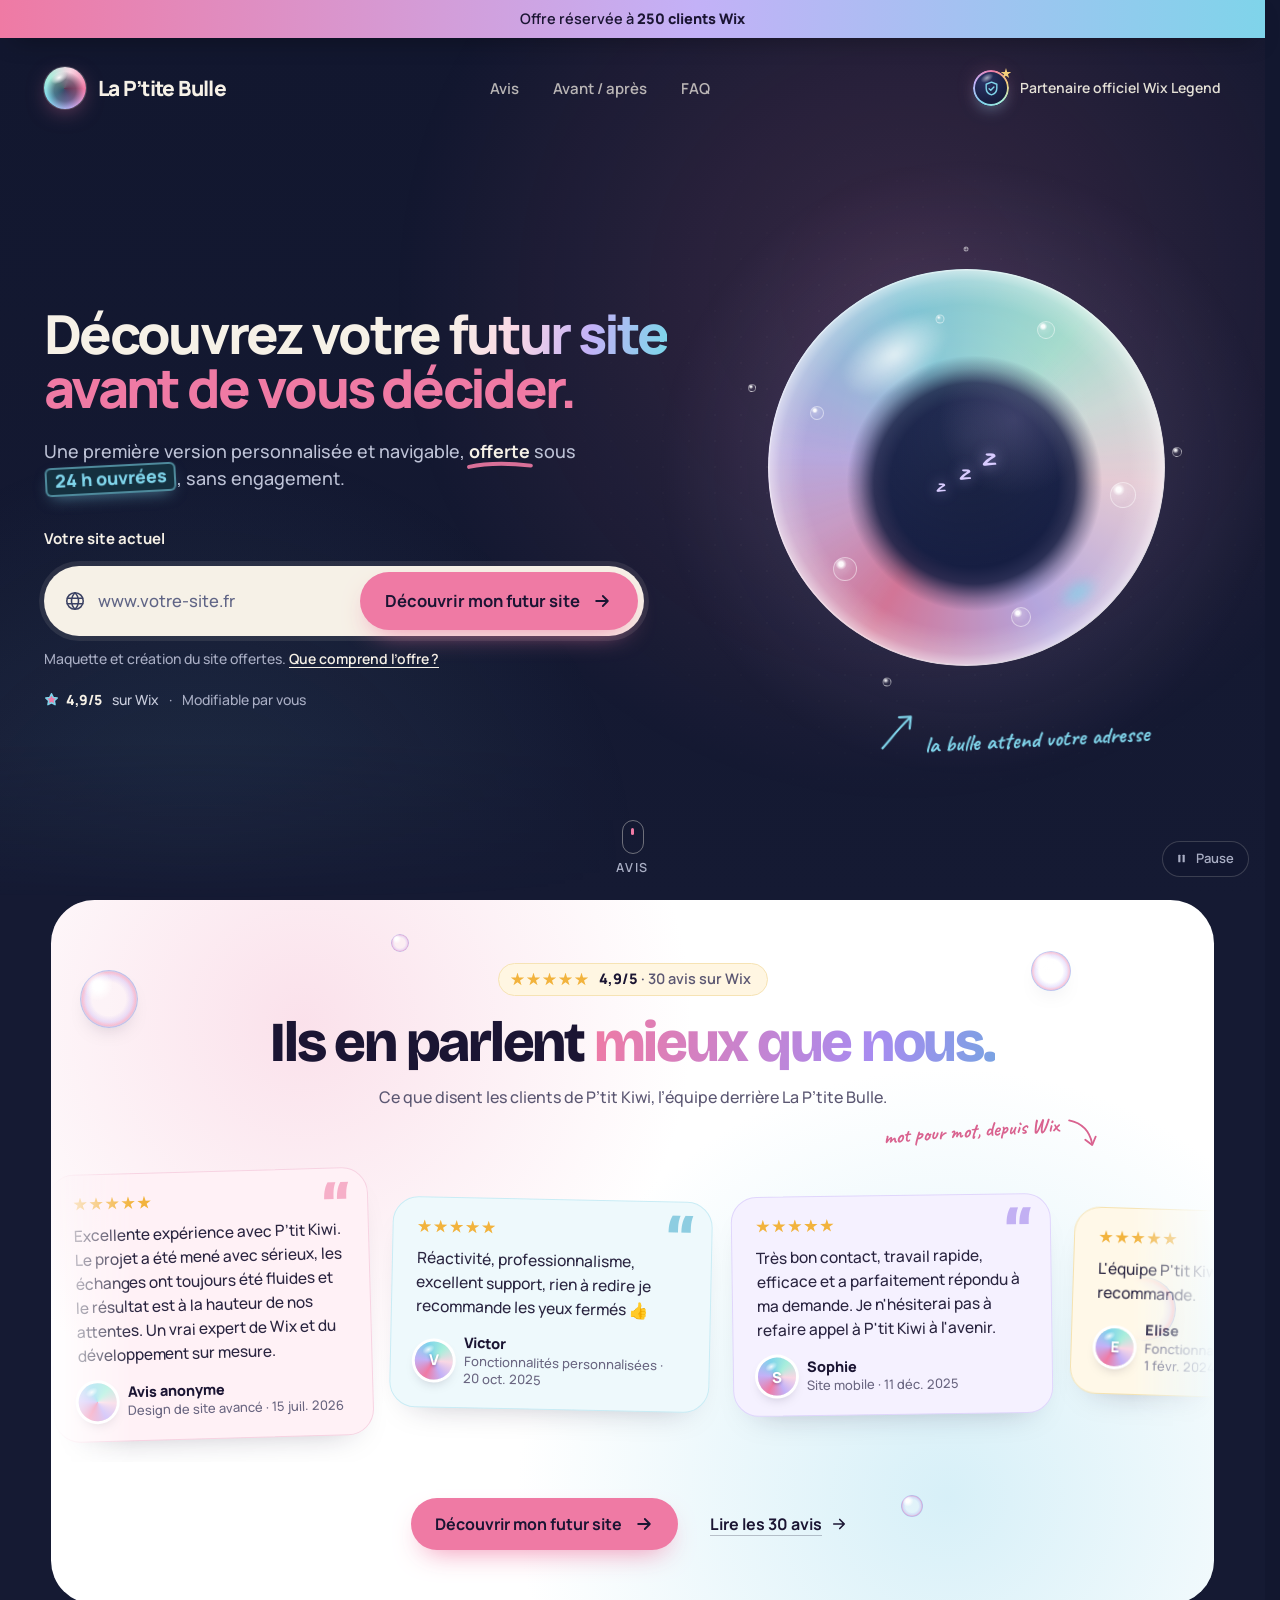
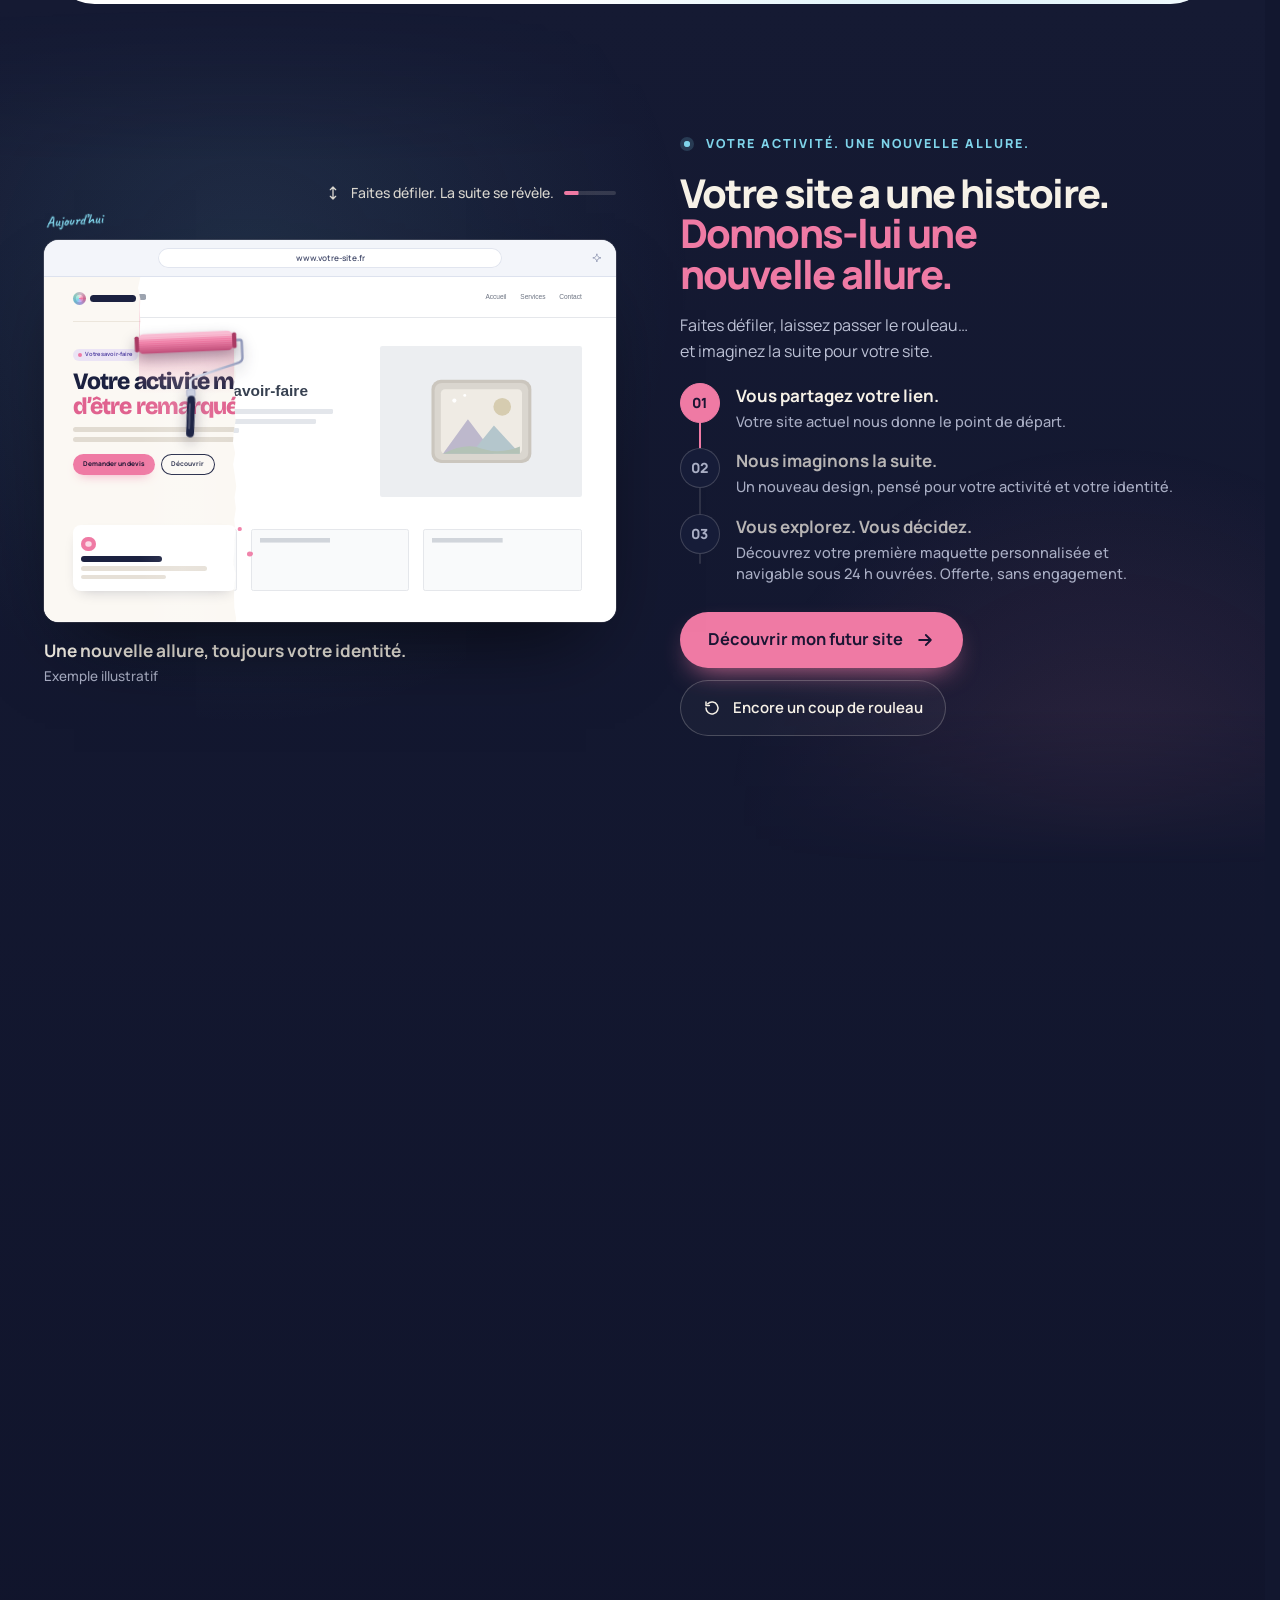
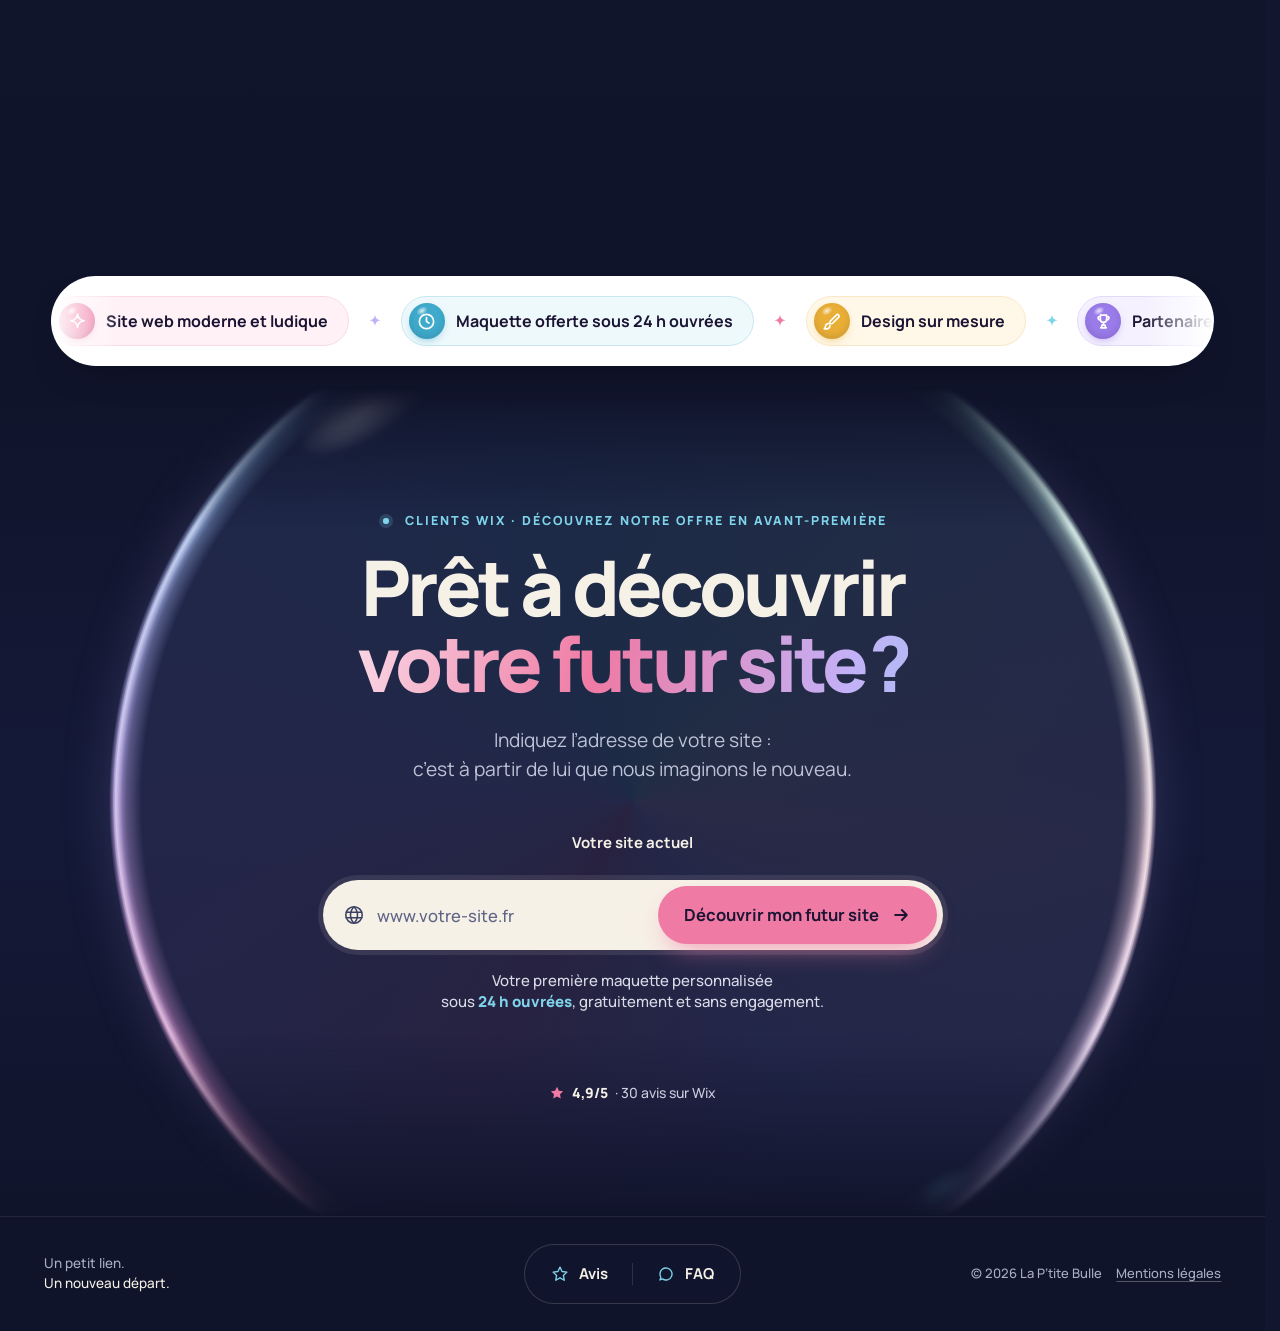
<file: index.html>
<!doctype html>
<html lang="fr">
<head>
<meta charset="utf-8">
<meta name="viewport" content="width=device-width, initial-scale=1">
<title>La P’tite Bulle · Découvrez votre futur site avant de vous décider</title>
<meta name="description" content="Clients Wix, découvrez notre offre en avant-première : votre première maquette personnalisée sous 24 h ouvrées, gratuitement et sans engagement. La création de votre site est également offerte.">
<meta name="theme-color" content="#12172F">
<meta property="og:type" content="website">
<meta property="og:site_name" content="La P’tite Bulle">
<meta property="og:locale" content="fr_FR">
<meta property="og:title" content="La P’tite Bulle · Découvrez votre futur site avant de vous décider">
<meta property="og:description" content="Clients Wix, découvrez notre offre en avant-première : votre première maquette personnalisée sous 24 h ouvrées, gratuitement et sans engagement.">
<meta property="og:url" content="https://wix.partenaire.ptitebulle.fr/">
<meta property="og:image" content="https://wix.partenaire.ptitebulle.fr/og.jpg">
<meta property="og:image:width" content="1200">
<meta property="og:image:height" content="630">
<meta property="og:image:alt" content="La P’tite Bulle : une bulle irisée qui révèle la maquette de votre futur site">
<link rel="canonical" href="https://wix.partenaire.ptitebulle.fr/">
<meta name="twitter:card" content="summary_large_image">
<link rel="icon" href="favicon.svg" type="image/svg+xml">
<link rel="icon" href="favicon-32.png" type="image/png" sizes="32x32">
<link rel="apple-touch-icon" href="apple-touch-icon.png">
<link rel="preload" href="fonts/manrope.woff2" as="font" type="font/woff2" crossorigin>
<link rel="preload" href="fonts/bricolage-grotesque.woff2" as="font" type="font/woff2" crossorigin>
<link rel="stylesheet" href="styles.css">
<script src="main.js" defer></script>
</head>
<body>
<a class="skip" href="#lp-field">Aller au formulaire</a>
<noscript><p class="noscript">Pour envoyer votre demande, activez JavaScript dans votre navigateur.</p></noscript>
<div id="offer" class="offer-bar" role="region" aria-label="Offre clients Wix">
<div class="offer-inner wrap">
<p class="offer-text">Offre réservée à <strong>250 clients Wix</strong></p>
</div>
</div>

<section id="etape-2" class="e2" aria-labelledby="e2-q" hidden>
<div class="e2-bg" aria-hidden="true">
<span class="e2-glow e2-glow-pink"></span>
<span class="e2-glow e2-glow-cyan"></span>
<span class="e2-dots"></span>
<span class="rise" style="--x:14%;--s:9px;--d:24s;--dl:-6s"></span><span class="rise" style="--x:30%;--s:6px;--d:20s;--dl:-13s"></span><span class="rise" style="--x:70%;--s:11px;--d:27s;--dl:-3s"></span><span class="rise" style="--x:86%;--s:7px;--d:22s;--dl:-16s"></span>
</div>
<header class="e2-top wrap">
<button type="button" id="e2-edit" class="text-btn e2-back" aria-label="Modifier l’adresse de votre site"><svg aria-hidden="true" viewBox="0 0 24 24"><path d="M19 12H5M11 18l-6-6 6-6"/></svg>Modifier l’adresse</button>
</header>
<div class="e2-main">
<div class="e2-card">
<p class="sr-only">Dernière étape, 2 sur 2. Votre site : <span id="e2-site">votre-site.fr</span>.</p>
<span class="logo e2-logo" role="img" aria-label="La P’tite Bulle"><span class="orb" aria-hidden="true"><span class="orb-film"></span><span class="orb-core"></span><span class="orb-shine"></span></span><span class="logo-text" aria-hidden="true"><span class="logo-name">La P’tite Bulle</span></span></span>
<div class="e2-intro"><p class="e2-thanks">Merci ! Votre site entre dans la bulle.</p><p class="e2-start">Nous commençons <span class="e2-next-hl">dès maintenant</span> la maquette de votre nouveau site.</p></div>
<form id="e2-form" class="e2-form" novalidate>
<label id="e2-q" for="e2-field" class="e2-q">À quelle adresse vous envoyer votre <span class="e2-iris">futur site</span> ?</label>
<p id="e2-sub" class="e2-sub">Votre maquette arrive dans votre boîte mail sous <strong>24 h ouvrées</strong>.</p>
<div class="field-wrap">
<div id="e2-box" class="field">
<span class="e2-ico" aria-hidden="true"><svg class="field-icon e2-ico-mail" viewBox="0 0 24 24"><rect x="3" y="5" width="18" height="14" rx="2.5"/><path d="M4 7l8 6 8-6"/></svg><svg class="field-icon e2-ico-ok" viewBox="0 0 24 24"><circle cx="12" cy="12" r="9.5"/><path d="M7.6 12.3l3 2.9 5.8-6"/></svg></span>
<input id="e2-field" name="email" type="email" placeholder="vous@exemple.fr" autocomplete="email" inputmode="email" spellcheck="false" autocapitalize="none" autocorrect="off" enterkeyhint="send" aria-describedby="e2-msg e2-suggest e2-sub e2-reassure">
<input id="e2-hp" class="trap" type="text" name="lp_hp" tabindex="-1" autocomplete="off" aria-hidden="true">
<button type="submit" class="btn btn-pink btn-field" data-magnet><span id="e2-cta-label">Recevoir ma maquette gratuite</span><svg class="arrow" aria-hidden="true" viewBox="0 0 24 24"><path d="M5 12h14M13 6l6 6-6 6"/></svg></button>
</div>
</div>
<p id="e2-msg" class="e2-msg" hidden></p>
</form>
<div id="e2-after" class="e2-after">
<p id="e2-suggest" class="e2-suggest" aria-live="polite"><span id="e2-suggest-in" hidden>Vouliez-vous dire <button type="button" id="e2-suggest-btn" class="text-btn">vous@exemple.fr</button> ?</span></p>
<button type="button" class="e2-proof" data-open="panel-avis" aria-label="4,9 sur 5 sur Wix, 30 avis : voir les avis"><span class="e2-stars" aria-hidden="true"><i></i><i></i><i></i><i></i><i></i></span><strong>4,9/5</strong> · 30 avis sur Wix</button>
</div>
<p id="e2-reassure" class="e2-reassure"><svg aria-hidden="true" viewBox="0 0 24 24"><rect x="5" y="10.5" width="14" height="10" rx="2.5"/><path d="M8.5 10.5V8a3.5 3.5 0 0 1 7 0v2.5"/></svg><span>Sans paiement ni engagement. Votre e‑mail sert uniquement à vous envoyer votre maquette et à en discuter avec vous. <a class="e2-legal" href="/mentions-legales#donnees" data-open="panel-legal" data-jump="lg-donnees">Vos données</a></span></p>
<p id="e2-status" class="sr-only" role="status"></p>
</div>
</div>
</section>

<main>
<section id="concept" class="hero is-intro" aria-labelledby="lp-title">

<div class="hero-bg" aria-hidden="true">
<div class="glow glow-pink"></div>
<div class="glow glow-cyan"></div>
<div class="dots"></div>
<span class="rise" style="--x:58%;--s:7px;--d:32s;--dl:-15s"></span>
<span class="rise" style="--x:74%;--s:9px;--d:24s;--dl:-9s"></span>
<span class="rise" style="--x:92%;--s:6px;--d:22s;--dl:-12s"></span>
</div>

<header class="topbar wrap">
<a class="logo" href="#concept" aria-label="La P’tite Bulle, accueil">
<span class="orb" aria-hidden="true"><span class="orb-film"></span><span class="orb-core"></span><span class="orb-shine"></span></span>
<span class="logo-text"><span class="logo-name">La P’tite Bulle</span></span>
</a>
<nav class="nav" aria-label="Navigation principale">
<button type="button" data-scroll="avis-clients">Avis</button>
<a href="#avant-apres">Avant / après</a>
<button type="button" data-open="panel-faq">FAQ</button>
</nav>
<div class="top-right"><p class="top-badge"><span class="seal" aria-hidden="true"><span class="seal-ring"></span><span class="seal-shine"></span><svg viewBox="0 0 24 24"><path d="M12 3l7.5 3v5.6c0 4.6-3.2 8.2-7.5 9.4-4.3-1.2-7.5-4.8-7.5-9.4V6z"/><path d="M8.6 12.2l2.4 2.3 4.4-4.6"/></svg><i class="seal-star"></i></span>Partenaire officiel Wix Legend</p></div>
</header>

<div class="hero-main wrap">
<div class="hero-copy">
<h1 id="lp-title" class="hero-title"><span class="w" style="--i:0">Découvrez</span> <span class="w" style="--i:1">votre</span> <span class="w iris" style="--i:2">futur site</span><br><span class="pink"><span class="w" style="--i:3">avant</span> <span class="w" style="--i:4">de</span> <span class="nowrap"><span class="w" style="--i:5">vous</span> <span class="w" style="--i:6">décider.</span></span></span></h1>
<p class="hero-sub">Une première version personnalisée et navigable, <span class="hero-free">offerte<svg aria-hidden="true" viewBox="0 0 100 14"><path pathLength="100" d="M3 9 C 26 4, 62 3, 97 7"/></svg></span> sous <strong class="hero-chip">24 h ouvrées</strong>, sans engagement.</p>

<div class="field-block">
<div class="field-head">
<label id="lp-label" for="lp-field">Votre site actuel</label>
</div>

<div id="lp-form-wrap" class="form-wrap">
<div class="field-wrap">
<form id="lp-form" class="field" novalidate data-endpoint="/api/lead">
<svg id="lp-icon-site" class="field-icon" aria-hidden="true" viewBox="0 0 24 24"><circle cx="12" cy="12" r="9"/><path d="M3.5 9h17M3.5 15h17M12 3c2.6 2.6 3.8 5.6 3.8 9s-1.2 6.4-3.8 9c-2.6-2.6-3.8-5.6-3.8-9S9.4 5.6 12 3z"/></svg>
<svg id="lp-icon-mail" class="field-icon" aria-hidden="true" viewBox="0 0 24 24" hidden><rect x="3" y="5" width="18" height="14" rx="2.5"/><path d="M4 7l8 6 8-6"/></svg>
<input id="lp-field" name="site" type="text" placeholder="www.votre-site.fr" autocomplete="url" inputmode="url" spellcheck="false" autocapitalize="none" autocorrect="off" enterkeyhint="next" aria-describedby="lp-step">
<input id="lp-hp" class="trap" type="text" name="lp_hp" tabindex="-1" autocomplete="off" aria-hidden="true">
<button type="submit" class="btn btn-pink btn-field" data-magnet><span id="lp-cta-label">Découvrir mon futur site</span><svg class="arrow" aria-hidden="true" viewBox="0 0 24 24"><path d="M5 12h14M13 6l6 6-6 6"/></svg></button>
</form>
</div>
<div class="field-foot">
<p id="lp-step">Étape 1 sur 2 · Votre e-mail juste après.</p>
<button type="button" id="lp-edit" class="text-btn" hidden>Modifier l’adresse</button>
</div>
<p id="lp-privacy" class="privacy" hidden>Votre e-mail sert uniquement à vous envoyer votre maquette et à en discuter avec vous.</p>
</div>

<div id="lp-done" class="done" hidden>
<span class="done-check" aria-hidden="true"><svg viewBox="0 0 24 24"><path d="M5 12.5l4.2 4L19 7"/></svg></span>
<span class="done-text" tabindex="-1"><strong>C’est noté ! Votre maquette est en préparation.</strong><span>Nous vous l’envoyons à <span id="lp-done-mail">votre adresse</span> sous 24 h ouvrées.</span></span>
<button type="button" id="lp-restart" class="btn btn-ghost btn-sm">Nouvelle demande</button>
</div>
<p class="offer-note">Maquette et création du site offertes. <button type="button" class="text-btn" data-open="panel-faq" data-faq="faq-offre">Que comprend l’offre ?</button></p>
</div>

<p id="lp-status" class="sr-only" role="status"></p>

<div class="hero-extra">
<ul class="checks">
<li class="check-rating"><button type="button" class="rating" data-open="panel-avis" aria-label="4,9/5 sur Wix : voir les 30 avis"><svg aria-hidden="true" width="16" height="16" viewBox="0 0 24 24"><path d="M12 2.8l2.8 5.9 6.4.8-4.7 4.4 1.2 6.4L12 17.2l-5.7 3.1 1.2-6.4L2.8 9.5l6.4-.8z" fill="#EF7AA4"/></svg><strong>4,9/5</strong> sur Wix</button></li>
<li class="check-plain">Modifiable par vous</li>
<li id="lp-toggle-item"><button type="button" id="lp-toggle" class="btn btn-ghost btn-sm">Pas encore de site ?</button></li>
</ul>
</div>
</div>

<div class="hero-visual">
<div id="bubble-stage" class="stage">
<div class="aura" aria-hidden="true"></div>
<span class="free" aria-hidden="true" style="--x:-4%;--y:30%;--s:8px;--d:7s;--dl:0s"></span>
<span class="free" aria-hidden="true" style="--x:103%;--y:46%;--s:10px;--d:8s;--dl:-3s"></span>
<span class="free" aria-hidden="true" style="--x:50%;--y:-5%;--s:5px;--d:7.5s;--dl:-2s"></span>
<span class="free" aria-hidden="true" style="--x:30%;--y:104%;--s:9px;--d:8.5s;--dl:-4s"></span>

<div class="bubble" aria-hidden="true">
<div class="film"></div>
<div class="shimmer"></div>
<div class="core"></div>
<div class="core-tint"></div>
<div class="rim"></div>
<div class="shine"></div>
<div class="shine-2"></div>
<div class="glare"></div>
<span class="micro" style="--x:12.4%;--y:36.3%;--s:14px;--d:7s;--dl:-1s"></span>
<span class="micro" style="--x:43.4%;--y:12.6%;--s:9px;--d:6s;--dl:-2s"></span>
<span class="micro" style="--x:70%;--y:15.4%;--s:18px;--d:9s;--dl:-5s"></span>
<span class="micro" style="--x:89.4%;--y:57%;--s:26px;--d:8.5s;--dl:-6s"></span>
<span class="micro" style="--x:63.7%;--y:87.6%;--s:20px;--d:8s;--dl:-1.5s"></span>
<span class="micro" style="--x:19.4%;--y:75.7%;--s:24px;--d:9s;--dl:-2s"></span>
<div class="edge-ring"></div>
</div>

<div class="face" aria-hidden="true">
<div id="bubble-sleep" class="zzz"><span>z</span><span>z</span><span>z</span></div>
<div id="bubble-mini" class="mini" hidden>
<div class="mini-bar"><span id="mini-url">votre-site.fr</span></div>
<span class="mini-b mini-tag" data-mini="1"></span>
<span class="mini-b mini-h1" data-mini="2"></span>
<span class="mini-b mini-h2" data-mini="2"></span>
<span class="mini-b mini-img" data-mini="3"><span></span><span></span></span>
<span class="mini-b mini-btn" data-mini="4"></span>
<span class="mini-cards"><span></span><span></span><span></span></span>
<span id="mini-badge" class="mini-badge" hidden><span id="mini-badge-text">demandée</span><svg viewBox="0 0 24 24"><path d="M5 12.5l4.2 4L19 7"/></svg></span>
</div>
</div>

<div id="bubble-gauge" class="gauge" aria-hidden="true" hidden><div class="gauge-top"><span id="gauge-label" class="gauge-label">La bulle se remplit…</span><span id="gauge-pct" class="gauge-pct">0 %</span></div><div class="gauge-track"><span id="gauge-fill" class="gauge-fill"></span></div></div>
<button type="button" id="bubble-bounce" class="bounce" aria-label="Faire rebondir la bulle"></button>

</div>
<p class="note"><span id="lp-note-text">tapez votre adresse, elle s’éveille</span><svg aria-hidden="true" viewBox="0 0 44 44"><path d="M4 40 C 14 30, 22 20, 36 8"/><path d="M24 7 L37 7 L35 20"/></svg></p>
</div>
</div>

<button type="button" id="motion-toggle" class="motion-toggle"><svg class="i-pause" aria-hidden="true" viewBox="0 0 24 24"><rect x="6" y="5" width="4" height="14" rx="1.2"/><rect x="14" y="5" width="4" height="14" rx="1.2"/></svg><svg class="i-play" aria-hidden="true" viewBox="0 0 24 24"><path d="M8 5.5v13a1 1 0 0 0 1.5.86l10.4-6.5a1 1 0 0 0 0-1.72L9.5 4.64A1 1 0 0 0 8 5.5z"/></svg><span id="motion-label">Pause</span><span class="sr-only"> des animations</span></button>
<a class="cue" href="#avis-clients"><span class="mouse" aria-hidden="true"><span></span></span>Avis</a>
</section>

<section id="avis-clients" class="avs" aria-labelledby="avs-title">
<div class="avs-sheet">
<div class="avs-bg" aria-hidden="true"><span class="avs-glow avs-glow-a"></span><span class="avs-glow avs-glow-b"></span><span class="avs-bub" style="--x:5%;--y:14%;--s:58px;--d:9s;--dl:-1s"></span><span class="avs-bub" style="--x:13%;--y:72%;--s:26px;--d:7s;--dl:-3s"></span><span class="avs-bub" style="--x:86%;--y:10%;--s:40px;--d:8s;--dl:-2s"></span><span class="avs-bub" style="--x:94%;--y:58%;--s:64px;--d:10s;--dl:-5s"></span><span class="avs-bub" style="--x:74%;--y:86%;--s:22px;--d:6.5s;--dl:-1.5s"></span><span class="avs-bub" style="--x:30%;--y:6%;--s:18px;--d:7.5s;--dl:-4s"></span></div>
<div class="avs-head wrap">
<p class="avs-eyebrow"><span class="avs-stars" aria-hidden="true"><i></i><i></i><i></i><i></i><i></i></span><span><strong>4,9/5</strong> · 30 avis sur Wix</span></p>
<h2 id="avs-title" class="avs-title">Ils en parlent <span class="avs-iris">mieux que nous.</span></h2>
<p class="avs-lead">Ce que disent les clients de P’tit Kiwi, l’équipe derrière La P’tite Bulle.</p>
<p class="avs-note" aria-hidden="true">mot pour mot, depuis Wix<svg viewBox="0 0 44 44"><path d="M8 6 C 22 10, 32 20, 34 36"/><path d="M26 31 L34 38 L39 28"/></svg></p>
</div>
<div class="avs-rows">
<div class="avs-row" tabindex="0" role="region" aria-label="Avis de clients (défilement automatique, survolez pour mettre en pause)"><div class="avs-move"><ul class="avs-track"><li class="avs-card avs-pink" style="--r:-1.6deg;--bob:0s"><span class="avs-q" aria-hidden="true">“</span><span class="stars" aria-hidden="true"><i></i><i></i><i></i><i></i><i></i></span><span class="sr-only">Note : 5 sur 5.</span><p class="avs-text">Excellente expérience avec P’tit Kiwi. Le projet a été mené avec sérieux, les échanges ont toujours été fluides et le résultat est à la hauteur de nos attentes. Un vrai expert de Wix et du développement sur mesure.</p><p class="avs-by"><span class="avs-ava" aria-hidden="true"></span><span class="avs-who"><strong>Avis anonyme</strong><span>Design de site avancé · 15 juil. 2026</span></span></p></li><li class="avs-card avs-cyan" style="--r:1.2deg;--bob:-1.4s"><span class="avs-q" aria-hidden="true">“</span><span class="stars" aria-hidden="true"><i></i><i></i><i></i><i></i><i></i></span><span class="sr-only">Note : 5 sur 5.</span><p class="avs-text">Réactivité, professionnalisme, excellent support, rien à redire je recommande les yeux fermés 👍</p><p class="avs-by"><span class="avs-ava" aria-hidden="true">V</span><span class="avs-who"><strong>Victor</strong><span>Fonctionnalités personnalisées · 20 oct. 2025</span></span></p></li><li class="avs-card avs-lav" style="--r:-.8deg;--bob:-2.6s"><span class="avs-q" aria-hidden="true">“</span><span class="stars" aria-hidden="true"><i></i><i></i><i></i><i></i><i></i></span><span class="sr-only">Note : 5 sur 5.</span><p class="avs-text">Très bon contact, travail rapide, efficace et a parfaitement répondu à ma demande. Je n'hésiterai pas à refaire appel à P'tit Kiwi à l'avenir.</p><p class="avs-by"><span class="avs-ava" aria-hidden="true">S</span><span class="avs-who"><strong>Sophie</strong><span>Site mobile · 11 déc. 2025</span></span></p></li><li class="avs-card avs-butter" style="--r:1.8deg;--bob:-3.8s"><span class="avs-q" aria-hidden="true">“</span><span class="stars" aria-hidden="true"><i></i><i></i><i></i><i></i><i></i></span><span class="sr-only">Note : 5 sur 5.</span><p class="avs-text">L'équipe P'tit Kiwi est top ! Je recommande.</p><p class="avs-by"><span class="avs-ava" aria-hidden="true">E</span><span class="avs-who"><strong>Elise</strong><span>Fonctionnalités personnalisées · 1 févr. 2024</span></span></p></li><li class="avs-card avs-cyan" style="--r:1.4deg;--bob:-.7s"><span class="avs-q" aria-hidden="true">“</span><span class="stars" aria-hidden="true"><i></i><i></i><i></i><i></i><i></i></span><span class="sr-only">Note : 5 sur 5.</span><p class="avs-text">Charles a su répondre à mon besoin avec professionnalisme et réactivité avec un délai serré. Les échanges sont simples et fluides. Je n'hésiterai pas à faire appel à P'tit Kiwi à nouveau. Je le recommande.</p><p class="avs-by"><span class="avs-ava" aria-hidden="true">F</span><span class="avs-who"><strong>Félicité</strong><span>Fonctionnalités personnalisées · 1 déc. 2025</span></span></p></li><li class="avs-card avs-pink" style="--r:-1.8deg;--bob:-2s"><span class="avs-q" aria-hidden="true">“</span><span class="stars" aria-hidden="true"><i></i><i></i><i></i><i></i><i></i></span><span class="sr-only">Note : 5 sur 5.</span><p class="avs-text">Très réactif et communication très fluide. Je recommande à 100%. Encore merci</p><p class="avs-by"><span class="avs-ava" aria-hidden="true">N</span><span class="avs-who"><strong>Nabila</strong><span>Conseils sur le code · 12 juin 2025</span></span></p></li><li class="avs-card avs-butter" style="--r:.9deg;--bob:-3.2s"><span class="avs-q" aria-hidden="true">“</span><span class="stars" aria-hidden="true"><i></i><i></i><i></i><i></i><i></i></span><span class="sr-only">Note : 5 sur 5.</span><p class="avs-text">Je remercie l’agence P’tit Kiwi pour sa réactivité et son professionnalisme. Leur équipe a su rapidement résoudre un blocage sur le formulaire de mon site. Service efficace et agréable !</p><p class="avs-by"><span class="avs-ava" aria-hidden="true">B</span><span class="avs-who"><strong>Bossina</strong><span>Conseils sur le code · 17 oct. 2025</span></span></p></li><li class="avs-card avs-lav" style="--r:-1.2deg;--bob:-4.4s"><span class="avs-q" aria-hidden="true">“</span><span class="stars" aria-hidden="true"><i></i><i></i><i></i><i></i><i></i></span><span class="sr-only">Note : 5 sur 5.</span><p class="avs-text">Hyper efficace sur un simple brief par email. J'ai déjà fait 2 missions et je referais appel à P'tit Kiwi.</p><p class="avs-by"><span class="avs-ava" aria-hidden="true">L</span><span class="avs-who"><strong>Laure</strong><span>Formulaires personnalisés · 19 nov. 2024</span></span></p></li></ul></div></div>
</div>
<div class="avs-actions wrap">
<button type="button" class="btn btn-pink" data-goto-field data-magnet>Découvrir mon futur site<svg class="arrow" aria-hidden="true" viewBox="0 0 24 24"><path d="M5 12h14M13 6l6 6-6 6"/></svg></button>
<button type="button" class="avs-more" data-open="panel-avis">Lire les 30 avis<svg aria-hidden="true" viewBox="0 0 24 24"><path d="M5 12h14M13 6l6 6-6 6"/></svg></button>
</div>
</div>
</section>

<section id="avant-apres" class="s2" aria-labelledby="lp-s2-title">
<div class="s2-pin">
<div class="s2-bg" aria-hidden="true"><div class="glow glow-cyan-2"></div><div class="glow glow-pink-2"></div></div>
<div class="s2-inner wrap">

<div class="s2-visual">
<div id="s2-stage" class="stage2">
<p class="paint-hint"><svg aria-hidden="true" viewBox="0 0 24 24"><path d="M12 3v18M8 7l4-4 4 4M8 17l4 4 4-4"/></svg>Faites défiler. La suite se révèle.<span class="mini-progress" aria-hidden="true"><span></span></span></p>

<div class="frame-wrap">
<div class="frame" aria-hidden="true">
<div class="chrome">
<span class="url">www.votre-site.fr</span>
<svg class="chrome-spark" viewBox="0 0 24 24"><path d="M12 2 C12.6 8.2 15.8 11.4 22 12 C15.8 12.6 12.6 15.8 12 22 C11.4 15.8 8.2 12.6 2 12 C8.2 11.4 11.4 8.2 12 2 Z"/></svg>
</div>
<div class="screen">

<div class="old">
<div class="b-page">
<div class="b-nav"><span class="b-logo"></span><span class="b-brand"></span><span class="b-links"><span>Accueil</span><span>Services</span><span>Contact</span></span></div>
<div class="b-hero">
<div class="b-copy">
<p class="b-title">Votre activité, votre savoir-faire</p>
<span class="b-line" style="width:92%"></span>
<span class="b-line" style="width:86%"></span>
<span class="b-line" style="width:58%"></span>
<span class="b-btn">Nous contacter</span>
</div>
<div class="b-img"><svg class="bq bq-before" viewBox="0 0 120 120" aria-hidden="true"><rect class="w2" x="12" y="20" width="96" height="80" rx="9"/><rect class="w" x="15" y="23" width="90" height="74" rx="7"/><rect class="c" x="21" y="29" width="78" height="62" rx="4"/><circle class="f3" cx="80" cy="46" r="8.5"/><path class="f2" d="M23 91 L47 58 L72 91 Z"/><path class="f4" d="M50 91 L72 64 L97 91 Z"/><path class="l" d="M23 91 Q45 80 60 86 Q78 92 97 84 L97 91 Z"/><circle class="g" cx="34" cy="40" r="2"/><circle class="g" cx="44" cy="35" r="1.4"/></svg></div>
</div>
<div class="b-cards"><span></span><span></span><span></span></div>
</div>
</div>

<div class="splats"></div>

<div class="fresh">
<div class="n-nav"><span class="n-logo"><span class="n-dot"></span><span class="n-word"></span></span><span class="n-links"><span></span><span></span><span></span><span class="n-pill">Contact</span></span></div>
<div class="n-hero">
<span class="n-eyebrow"><span class="n-eyedot"></span>Votre savoir-faire</span>
<p class="n-title">Votre activité mérite<br><span>d’être remarquée.</span></p>
<span class="n-text" style="width:80%"></span>
<span class="n-text" style="width:62%"></span>
<span class="n-actions"><span class="n-btn">Demander un devis</span><span class="n-btn n-btn-ghost">Découvrir</span></span>
</div>
<div class="n-visual">
<span class="n-blob" style="left:8%;top:6%;width:62%;--b:#EF7AA4"></span>
<span class="n-blob" style="left:44%;top:30%;width:58%;--b:#7FD4EA"></span>
<span class="n-blob" style="left:18%;top:58%;width:44%;--b:#C3B1F7"></span>
<svg class="bq n-bouquet" viewBox="0 0 120 120" aria-hidden="true"><g transform="rotate(-4 60 60)"><rect class="w2" x="12" y="20" width="96" height="80" rx="9"/><rect class="w" x="15" y="23" width="90" height="74" rx="7"/><rect class="c" x="21" y="29" width="78" height="62" rx="4"/><circle class="f3" cx="80" cy="46" r="8.5"/><path class="f2" d="M23 91 L47 58 L72 91 Z"/><path class="f4" d="M50 91 L72 64 L97 91 Z"/><path class="l" d="M23 91 Q45 80 60 86 Q78 92 97 84 L97 91 Z"/><circle class="g" cx="34" cy="40" r="2"/><circle class="g" cx="44" cy="35" r="1.4"/></g><circle class="g" cx="10" cy="14" r="2.2"/><circle class="g" cx="112" cy="106" r="1.8"/><circle class="r" cx="112" cy="16" r="2.6"/></svg>
<span class="n-chip n-chip-stars"><i></i><i></i><i></i><i></i><i></i></span>
<span class="n-chip n-chip-ok"><span class="n-check"><svg viewBox="0 0 24 24"><path d="M5 12.5l4.2 4L19 7"/></svg></span><span class="n-chip-bar"></span></span>
</div>
<div class="n-cards">
<div class="n-card" style="--c:239,122,164"><span class="n-ico"></span><span class="n-card-t"></span><span class="n-card-l"></span><span class="n-card-l" style="width:58%"></span></div>
<div class="n-card" style="--c:127,212,234"><span class="n-ico"></span><span class="n-card-t" style="width:46%"></span><span class="n-card-l"></span><span class="n-card-l" style="width:66%"></span></div>
<div class="n-card" style="--c:195,177,247"><span class="n-ico"></span><span class="n-card-t" style="width:52%"></span><span class="n-card-l"></span><span class="n-card-l" style="width:50%"></span></div>
</div>
</div>

<div class="wet"></div>
<span class="drip-p drip-a"></span>
<span class="drip-p drip-b"></span>

<div class="roller-wrap">
<svg viewBox="0 0 200 170">
<defs>
<linearGradient id="napFill" x1="0" y1="0" x2="0" y2="1"><stop offset="0" stop-color="#F8B2CC"/><stop offset=".45" stop-color="#EF7AA4"/><stop offset="1" stop-color="#B9416F"/></linearGradient>
<linearGradient id="metalFill" x1="0" y1="0" x2="1" y2="0"><stop offset="0" stop-color="#E3E7F2"/><stop offset="1" stop-color="#8E96B8"/></linearGradient>
<clipPath id="napClip"><rect x="9" y="3" width="182" height="38" rx="12"/></clipPath>
</defs>
<path class="r-frame" d="M191 22 H203 Q207 22 207 26 V56 Q207 63 200 65 L114 90 Q106 92 106 100 V114"/>
<rect class="r-ferrule" x="98" y="112" width="16" height="14" rx="3"/>
<path class="r-grip" d="M106 132 L101 196"/>
<path class="r-grip-shine" d="M103 140 L99.5 186"/>
<g clip-path="url(#napClip)">
<rect x="9" y="3" width="182" height="38" fill="url(#napFill)"/>
<g class="r-strands"><path d="M9 -9 H191 M9 -5 H191 M9 -1 H191 M9 3 H191 M9 7 H191 M9 11 H191 M9 15 H191 M9 19 H191 M9 23 H191 M9 27 H191 M9 31 H191 M9 35 H191 M9 39 H191 M9 43 H191 M9 47 H191"/></g>
<rect x="9" y="5" width="182" height="9" rx="4" fill="rgba(255,255,255,.22)"/>
</g>
<rect x="3" y="7" width="8" height="30" rx="3" fill="#A93A64"/>
<rect x="189" y="7" width="8" height="30" rx="3" fill="#A93A64"/>
</svg>
</div>
</div>
</div>

<p class="year-note" aria-hidden="true"><span class="note-old">Aujourd’hui</span><span class="note-new">Et demain ?</span></p>
<svg class="spark" aria-hidden="true" viewBox="0 0 24 24" style="left:9.5cqw;top:-7.4cqw;width:2.4cqw;fill:#EF7AA4;animation-delay:.15s"><path d="M12 2 C12.6 8.2 15.8 11.4 22 12 C15.8 12.6 12.6 15.8 12 22 C11.4 15.8 8.2 12.6 2 12 C8.2 11.4 11.4 8.2 12 2 Z"/></svg>
<svg class="spark" aria-hidden="true" viewBox="0 0 24 24" style="left:-4.6cqw;top:4.6cqw;width:1.9cqw;fill:#7FD4EA;animation-delay:.3s"><path d="M12 2 C12.6 8.2 15.8 11.4 22 12 C15.8 12.6 12.6 15.8 12 22 C11.4 15.8 8.2 12.6 2 12 C8.2 11.4 11.4 8.2 12 2 Z"/></svg>
<svg class="spark" aria-hidden="true" viewBox="0 0 24 24" style="left:2.6cqw;top:-8.6cqw;width:1.5cqw;fill:#F3CF7A;animation-delay:.45s"><path d="M12 2 C12.6 8.2 15.8 11.4 22 12 C15.8 12.6 12.6 15.8 12 22 C11.4 15.8 8.2 12.6 2 12 C8.2 11.4 11.4 8.2 12 2 Z"/></svg>
<svg class="spark" aria-hidden="true" viewBox="0 0 24 24" style="left:7.8cqw;top:3.4cqw;width:1.6cqw;fill:#EF7AA4;animation-delay:.6s"><path d="M12 2 C12.6 8.2 15.8 11.4 22 12 C15.8 12.6 12.6 15.8 12 22 C11.4 15.8 8.2 12.6 2 12 C8.2 11.4 11.4 8.2 12 2 Z"/></svg>
</div>

<div class="caption"><p class="caption-title">Une nouvelle allure, toujours votre identité.</p><p class="caption-sub">Exemple illustratif</p></div>
</div>
</div>

<div class="s2-copy">
<p class="eyebrow"><span class="pulse-dot" aria-hidden="true"><span></span></span><span><span class="nowrap">Votre activité.</span> <span class="nowrap">Une nouvelle allure.</span></span></p>
<h2 id="lp-s2-title" class="s2-title">Votre site <span class="nowrap">a une histoire.</span><br><span class="pink">Donnons-lui une <span class="nowrap">nouvelle allure.</span></span></h2>
<p class="s2-lead">Faites défiler, laissez passer le rouleau… et imaginez la suite pour votre site.</p>
<div class="steps-wrap">
<span class="steps-line" aria-hidden="true"><span></span></span>
<ol class="steps">
<li class="step"><span class="step-num" aria-hidden="true">01</span><span class="step-text"><span class="step-title">Vous partagez votre lien.</span><span class="step-sub">Votre site actuel nous donne le point de départ.</span></span></li>
<li class="step"><span class="step-num" aria-hidden="true">02</span><span class="step-text"><span class="step-title">Nous imaginons la suite.</span><span class="step-sub">Un nouveau design, pensé pour votre activité et votre identité.</span></span></li>
<li class="step"><span class="step-num" aria-hidden="true">03</span><span class="step-text"><span class="step-title">Vous explorez. Vous décidez.</span><span class="step-sub">Découvrez votre première maquette personnalisée et navigable sous 24 h ouvrées. Offerte, sans engagement.</span></span></li>
</ol>
</div>
<div class="s2-actions">
<button type="button" class="btn btn-pink btn-lg" data-goto-field data-magnet>Découvrir mon futur site<svg class="arrow" aria-hidden="true" viewBox="0 0 24 24"><path d="M5 12h14M13 6l6 6-6 6"/></svg></button>
<button type="button" id="replay" class="btn btn-ghost btn-lg replay"><svg aria-hidden="true" viewBox="0 0 24 24"><path d="M4 12a8 8 0 1 0 2.4-5.7"/><path d="M4 4v4.5h4.5"/></svg>Encore un coup de rouleau</button>
</div>
</div>

</div>
</div>
</section>

<section class="bdg" aria-label="La P’tite Bulle en bref">
<div class="bdg-sheet">
<div class="bdg-row"><div class="bdg-move"><ul class="bdg-track"><li class="bdg-item bdg-pink"><span class="bdg-ico" aria-hidden="true"><svg viewBox="0 0 24 24"><path d="M12 2.5c.6 5.2 3.3 7.9 8.5 8.5-5.2.6-7.9 3.3-8.5 8.5-.6-5.2-3.3-7.9-8.5-8.5 5.2-.6 7.9-3.3 8.5-8.5z"/></svg></span><span class="bdg-txt">Site web moderne et ludique</span></li><li class="bdg-sep" aria-hidden="true"><svg viewBox="0 0 24 24"><path d="M12 2.5c.6 5.2 3.3 7.9 8.5 8.5-5.2.6-7.9 3.3-8.5 8.5-.6-5.2-3.3-7.9-8.5-8.5 5.2-.6 7.9-3.3 8.5-8.5z"/></svg></li><li class="bdg-item bdg-cyan"><span class="bdg-ico" aria-hidden="true"><svg viewBox="0 0 24 24"><circle cx="12" cy="12" r="9"/><path d="M12 7.2V12l3.2 2.1"/></svg></span><span class="bdg-txt">Maquette offerte sous 24 h ouvrées</span></li><li class="bdg-sep" aria-hidden="true"><svg viewBox="0 0 24 24"><path d="M12 2.5c.6 5.2 3.3 7.9 8.5 8.5-5.2.6-7.9 3.3-8.5 8.5-.6-5.2-3.3-7.9-8.5-8.5 5.2-.6 7.9-3.3 8.5-8.5z"/></svg></li><li class="bdg-item bdg-butter"><span class="bdg-ico" aria-hidden="true"><svg viewBox="0 0 24 24"><path d="M18.4 3.6a2 2 0 0 1 2.8 2.8l-8.1 8.1-3.2.4.4-3.2z"/><path d="M8.6 14.6c-2.2-.3-4 1.3-4.1 3.6-.1 1.4-.7 2.3-1.7 2.8 3.6.9 7.4-.4 7.4-3.8"/></svg></span><span class="bdg-txt">Design sur mesure</span></li><li class="bdg-sep" aria-hidden="true"><svg viewBox="0 0 24 24"><path d="M12 2.5c.6 5.2 3.3 7.9 8.5 8.5-5.2.6-7.9 3.3-8.5 8.5-.6-5.2-3.3-7.9-8.5-8.5 5.2-.6 7.9-3.3 8.5-8.5z"/></svg></li><li class="bdg-item bdg-lav"><span class="bdg-ico" aria-hidden="true"><svg viewBox="0 0 24 24"><path d="M8 4h8v5a4 4 0 0 1-8 0z"/><path d="M8 6H5.5a2.5 2.5 0 0 0 2.6 3.8M16 6h2.5a2.5 2.5 0 0 1-2.6 3.8M12 13v3.6M8.5 20h7M10 16.6h4l.6 3.4h-5.2z"/></svg></span><span class="bdg-txt">Partenaire officiel Wix Legend depuis 2019</span></li><li class="bdg-sep" aria-hidden="true"><svg viewBox="0 0 24 24"><path d="M12 2.5c.6 5.2 3.3 7.9 8.5 8.5-5.2.6-7.9 3.3-8.5 8.5-.6-5.2-3.3-7.9-8.5-8.5 5.2-.6 7.9-3.3 8.5-8.5z"/></svg></li><li class="bdg-item bdg-mint"><span class="bdg-ico" aria-hidden="true"><svg viewBox="0 0 24 24"><rect x="5" y="10.5" width="14" height="10" rx="2.5"/><path d="M8.5 10.5V8a3.5 3.5 0 0 1 6.8-1.2"/></svg></span><span class="bdg-txt">Sans engagement</span></li><li class="bdg-sep" aria-hidden="true"><svg viewBox="0 0 24 24"><path d="M12 2.5c.6 5.2 3.3 7.9 8.5 8.5-5.2.6-7.9 3.3-8.5 8.5-.6-5.2-3.3-7.9-8.5-8.5 5.2-.6 7.9-3.3 8.5-8.5z"/></svg></li><li class="bdg-item bdg-pink"><span class="bdg-ico" aria-hidden="true"><svg viewBox="0 0 24 24"><path d="M4 20h4L19 9a2.8 2.8 0 0 0-4-4L4 16z"/><path d="M13.5 6.5l4 4"/></svg></span><span class="bdg-txt">Modifiable par vous</span></li><li class="bdg-sep" aria-hidden="true"><svg viewBox="0 0 24 24"><path d="M12 2.5c.6 5.2 3.3 7.9 8.5 8.5-5.2.6-7.9 3.3-8.5 8.5-.6-5.2-3.3-7.9-8.5-8.5 5.2-.6 7.9-3.3 8.5-8.5z"/></svg></li></ul></div></div>
</div>
</section>

<section id="final" class="final" aria-labelledby="final-title">
<div class="final-bg" aria-hidden="true">
<div class="final-glow"></div>
<div class="final-bubble"><span class="fb-body"><span class="fb-film"></span><span class="fb-shimmer"></span><span class="fb-core"></span><span class="fb-rim"></span><span class="fb-shine"></span><span class="fb-shine-2"></span></span></div>
<span class="rise" style="--x:8%;--s:10px;--d:28s;--dl:-6s"></span>
<span class="rise" style="--x:24%;--s:6px;--d:24s;--dl:-14s"></span>
<span class="rise" style="--x:76%;--s:12px;--d:30s;--dl:-3s"></span>
<span class="rise" style="--x:91%;--s:8px;--d:26s;--dl:-19s"></span>
</div>

<div class="final-inner wrap">
<p class="eyebrow final-eyebrow"><span class="pulse-dot" aria-hidden="true"><span></span></span><span><span class="nowrap">Clients Wix ·</span> Découvrez notre offre en <span class="nowrap">avant-première</span></span></p>
<h2 id="final-title" class="final-title">Prêt à découvrir<br><span class="final-iris">votre futur site ?</span></h2>
<p class="final-lead"><span class="fl-part">Indiquez l’adresse de votre site :</span> <span class="fl-part">c’est à partir de lui que nous imaginons le nouveau.</span></p>

<div class="final-zone">
<div class="final-card">
<div class="field-head">
<label id="fin-label" for="fin-field">Votre site actuel</label>
<button type="button" id="fin-toggle" class="text-btn final-toggle">Pas encore de site ?</button>
</div>
<div id="fin-form-wrap" class="form-wrap">
<div class="field-wrap">
<form id="fin-form" class="field" novalidate>
<svg id="fin-icon-site" class="field-icon" aria-hidden="true" viewBox="0 0 24 24"><circle cx="12" cy="12" r="9"/><path d="M3.5 9h17M3.5 15h17M12 3c2.6 2.6 3.8 5.6 3.8 9s-1.2 6.4-3.8 9c-2.6-2.6-3.8-5.6-3.8-9S9.4 5.6 12 3z"/></svg>
<svg id="fin-icon-mail" class="field-icon" aria-hidden="true" viewBox="0 0 24 24" hidden><rect x="3" y="5" width="18" height="14" rx="2.5"/><path d="M4 7l8 6 8-6"/></svg>
<input id="fin-field" name="site" type="text" placeholder="www.votre-site.fr" autocomplete="url" inputmode="url" spellcheck="false" autocapitalize="none" autocorrect="off" enterkeyhint="next" aria-describedby="fin-step">
<input id="fin-hp" class="trap" type="text" name="lp_hp" tabindex="-1" autocomplete="off" aria-hidden="true">
<button type="submit" class="btn btn-pink btn-field" data-magnet><span id="fin-cta-label">Découvrir mon futur site</span><svg class="arrow" aria-hidden="true" viewBox="0 0 24 24"><path d="M5 12h14M13 6l6 6-6 6"/></svg></button>
</form>
</div>
<div class="field-foot">
<p id="fin-step">Étape 1 sur 2 · Votre e-mail juste après.</p>
<button type="button" id="fin-edit" class="text-btn" hidden>Modifier l’adresse</button>
</div>
<p id="fin-privacy" class="privacy" hidden>Votre e-mail sert uniquement à vous envoyer votre maquette et à en discuter avec vous.</p>
</div>
<div id="fin-done" class="done final-done" hidden>
<span class="done-check" aria-hidden="true"><svg viewBox="0 0 24 24"><path d="M5 12.5l4.2 4L19 7"/></svg></span>
<span class="done-text" tabindex="-1"><strong>C’est noté ! Votre maquette est en préparation.</strong><span>Nous vous l’envoyons à <span id="fin-done-mail">votre adresse</span> sous 24 h ouvrées.</span></span>
<button type="button" id="fin-restart" class="btn btn-ghost btn-sm">Nouvelle demande</button>
</div>
<p id="fin-status" class="sr-only" role="status"></p>
<div class="eta">
<p class="eta-main">Votre première maquette personnalisée <span class="nowrap">sous <strong>24 h ouvrées</strong>,</span> gratuitement et sans engagement.</p>
</div>
</div>
</div>

<div class="final-trust">
<button type="button" class="rating" data-open="panel-avis" aria-label="4,9/5 · 30 avis sur Wix : voir les avis"><svg aria-hidden="true" width="16" height="16" viewBox="0 0 24 24"><path d="M12 2.8l2.8 5.9 6.4.8-4.7 4.4 1.2 6.4L12 17.2l-5.7 3.1 1.2-6.4L2.8 9.5l6.4-.8z" fill="#EF7AA4"/></svg><strong>4,9/5</strong> · 30 avis sur Wix</button>
</div>
</div>
</section>
</main>

<footer class="footer">
<div class="footer-inner wrap">
<p class="footer-tag"><span>Un petit lien.</span><span>Un nouveau départ.</span></p>
<nav class="pill" aria-label="Liens utiles">
<button type="button" data-open="panel-avis"><svg class="pill-icon" aria-hidden="true" viewBox="0 0 24 24"><path d="M12 2.8l2.8 5.9 6.4.8-4.7 4.4 1.2 6.4L12 17.2l-5.7 3.1 1.2-6.4L2.8 9.5l6.4-.8z"/></svg>Avis</button>
<span class="pill-sep" aria-hidden="true"></span>
<button type="button" data-open="panel-faq"><svg class="pill-icon" aria-hidden="true" viewBox="0 0 24 24"><path d="M4 12a8 8 0 1 1 3.3 6.5L4 20l1.2-3.6A8 8 0 0 1 4 12z"/></svg>FAQ</button>
</nav>
<p class="footer-legal"><span><span class="fl-line">© 2026 La P’tite Bulle</span></span><a class="fl-link" href="/mentions-legales" data-open="panel-legal">Mentions légales</a></p>
</div>
</footer>

<dialog id="panel-avis" class="panel" aria-labelledby="avis-title">
<div class="panel-inner">
<div class="panel-bubble" aria-hidden="true"><span></span><span></span></div>
<div class="panel-head">
<div><p class="panel-eyebrow">4,9/5 · 30 avis sur Wix</p><h2 id="avis-title" class="panel-title">Ce qu’en disent nos clients</h2></div>
<button type="button" class="close" data-close aria-label="Fermer"><svg aria-hidden="true" viewBox="0 0 24 24"><path d="M6 6l12 12M18 6L6 18"/></svg></button>
</div>
<div class="score">
<span class="score-big" aria-hidden="true">4,9</span>
<span class="score-side"><span class="sr-only">Note moyenne de 4,9 sur 5, sur 30 avis publiés sur Wix</span><span class="stars stars-lg" aria-hidden="true"><i></i><i></i><i></i><i></i><i></i></span><span class="score-sub" aria-hidden="true">sur 5 · 30 avis publiés sur Wix</span></span>
</div>
<p class="trust-line"><svg aria-hidden="true" viewBox="0 0 24 24"><path d="M12 3l7.5 3v5.6c0 4.6-3.2 8.2-7.5 9.4-4.3-1.2-7.5-4.8-7.5-9.4V6z"/><path d="M8.6 12.2l2.4 2.3 4.4-4.6"/></svg><span>La P’tite Bulle fait partie de l’entreprise P’tit Kiwi, partenaire officiel Wix Legend et partenaire Wix depuis 2019.</span></p>
<p class="panel-note">Voici les 30 avis laissés par les clients de P’tit Kiwi sur sa <a href="https://fr.wix.com/studio/community/partners/kiwix" target="_blank" rel="noopener">fiche partenaire Wix</a>, du plus récent au plus ancien, reproduits sans modification.</p>
<ul class="reviews">
<li class="review" style="--q:rgba(239,122,164,.5)"><span class="sr-only">Note : 5 sur 5.</span><span class="stars" aria-hidden="true"><i></i><i></i><i></i><i></i><i></i></span><p class="review-text">Superbe moment avec Charles Pizel ,très belle expérience, un suivi technique unique. Vraiment très satisfait à la fois du nouveau Site et de l'accompagnement étant novice en informatique. Technicien trés agréable et surtout trés patient.<br>Je le recommande particulièrement. Daniel</p><p class="review-by">Daniel <span>· Refonte de site · 19 oct. 2026</span></p></li>
<li class="review" style="--q:rgba(127,212,234,.5)"><span class="sr-only">Note : 5 sur 5.</span><span class="stars" aria-hidden="true"><i></i><i></i><i></i><i></i><i></i></span><p class="review-text">Très contente du site réalisé par Charles. Il a été très présent et réactif à l'ensemble de mes demandes tout au long de notre collaboration. J'ai fait appel à ses services pour une refonte complète du site internet Chez Jeannette, la qualité visuelle et la fluidité du site sont les principaux compliments que nous recevons.<br>Sans hésiter nous referrons appel à Charles si nous avons d'autres missions web à mettre en oeuvre.<br>Je recommande vivement ses services !</p><p class="review-by">Constance <span>· Contenu avec bases de données · 21 juil. 2026</span></p></li>
<li class="review" style="--q:rgba(195,177,247,.55)"><span class="sr-only">Note : 5 sur 5.</span><span class="stars" aria-hidden="true"><i></i><i></i><i></i><i></i><i></i></span><p class="review-text">Excellente expérience avec P’tit Kiwi. Le projet a été mené avec sérieux, les échanges ont toujours été fluides et le résultat est à la hauteur de nos attentes. Un vrai expert de Wix et du développement sur mesure.</p><p class="review-by">Avis anonyme <span>· Design de site avancé · 15 juil. 2026</span></p></li>
<li class="review" style="--q:rgba(239,122,164,.5)"><span class="sr-only">Note : 5 sur 5.</span><span class="stars" aria-hidden="true"><i></i><i></i><i></i><i></i><i></i></span><p class="review-text">Très bon contact, travail rapide, efficace et a parfaitement répondu à ma demande. Je n'hésiterai pas à refaire appel à P'tit Kiwi à l'avenir.</p><p class="review-by">Sophie <span>· Site mobile · 11 déc. 2025</span></p></li>
<li class="review" style="--q:rgba(127,212,234,.5)"><span class="sr-only">Note : 5 sur 5.</span><span class="stars" aria-hidden="true"><i></i><i></i><i></i><i></i><i></i></span><p class="review-text">Charles a su répondre à mon besoin avec professionnalisme et réactivité avec un délai serré. Les échanges sont simples et fluides. Je n'hésiterai pas à faire appel à P'tit Kiwi à nouveau. Je le recommande.</p><p class="review-by">Félicité <span>· Fonctionnalités personnalisées · 1 déc. 2025</span></p></li>
<li class="review" style="--q:rgba(195,177,247,.55)"><span class="sr-only">Note : 5 sur 5.</span><span class="stars" aria-hidden="true"><i></i><i></i><i></i><i></i><i></i></span><p class="review-text">Réactivité, professionnalisme, excellent support, rien à redire je recommande les yeux fermés 👍</p><p class="review-by">Victor <span>· Fonctionnalités personnalisées · 20 oct. 2025</span></p></li>
<li class="review" style="--q:rgba(239,122,164,.5)"><span class="sr-only">Note : 5 sur 5.</span><span class="stars" aria-hidden="true"><i></i><i></i><i></i><i></i><i></i></span><p class="review-text">Je remercie l’agence P’tit Kiwi pour sa réactivité et son professionnalisme. Leur équipe a su rapidement résoudre un blocage sur le formulaire de mon site. Service efficace et agréable !</p><p class="review-by">Bossina <span>· Conseils sur le code · 17 oct. 2025</span></p></li>
<li class="review" style="--q:rgba(127,212,234,.5)"><span class="sr-only">Note : 5 sur 5.</span><span class="stars" aria-hidden="true"><i></i><i></i><i></i><i></i><i></i></span><p class="review-text">Réactivité, précision des explications pour une facture bienveillante ....un sans faute! Merci! Phil.</p><p class="review-by">Anna <span>· Site mobile · 27 sept. 2025</span></p></li>
<li class="review" style="--q:rgba(195,177,247,.55)"><span class="sr-only">Note : 4 sur 5.</span><span class="stars" aria-hidden="true"><i></i><i></i><i></i><i></i><i class="off"></i></span><p class="review-text">Charles m’a aidée à intégrer des automatisations avancées sur mon site Wix, notamment via le CMS (gestion des commandes, collections distinctes), la configuration de Boxtal, l’espace membre et le passage en langue principale du site. Le travail a été fait correctement et le rendu final correspondait à mes attentes. La communication a parfois été un peu décousue, mais j’ai apprécié notre échange final ainsi que sa capacité à entendre les retours. Merci pour ton aide et ta disponibilité. À bientôt</p><p class="review-by">Tal <span>· Contenu avec bases de données · 19 juin 2025</span></p></li>
<li class="review" style="--q:rgba(239,122,164,.5)"><span class="sr-only">Note : 5 sur 5.</span><span class="stars" aria-hidden="true"><i></i><i></i><i></i><i></i><i></i></span><p class="review-text">Très réactif et communication très fluide. Je recommande à 100%. Encore merci</p><p class="review-by">Nabila <span>· Conseils sur le code · 12 juin 2025</span></p></li>
<li class="review" style="--q:rgba(127,212,234,.5)"><span class="sr-only">Note : 5 sur 5.</span><span class="stars" aria-hidden="true"><i></i><i></i><i></i><i></i><i></i></span><p class="review-text">Nous avons confié à P’tit Kiwi l’intégration technique de l’un de nos projets web, et nous tenons à souligner la qualité de leur travail.<br>L’équipe a su faire preuve de maîtrise technique, de disponibilité et d’une excellente capacité d’adaptation face aux exigences graphiques et fonctionnelles de notre direction artistique.<br>Un partenaire fiable, avec lequel il est agréable de collaborer dans une logique d’efficacité et de qualité.</p><p class="review-by">Avis anonyme <span>· Design de site avancé · 7 mai 2025</span></p></li>
<li class="review" style="--q:rgba(195,177,247,.55)"><span class="sr-only">Note : 5 sur 5.</span><span class="stars" aria-hidden="true"><i></i><i></i><i></i><i></i><i></i></span><p class="review-text">Charles a été de très bon conseil, et les résultats sont déjà présent.<br><br>Je referais appel à ses services sans hésitation !</p><p class="review-by">Rohart <span>· SEO · 6 mai 2025</span></p></li>
<li class="review" style="--q:rgba(239,122,164,.5)"><span class="sr-only">Note : 5 sur 5.</span><span class="stars" aria-hidden="true"><i></i><i></i><i></i><i></i><i></i></span><p class="review-text">Parfait ! Très gentil, rapide et professionnel. P'tit Kiwi m'a aidé à un moment où personne ne trouvais de solution pour mon site, en un temps record ! Je suis ravie et je recommande !</p><p class="review-by">Caroline <span>· Installation d'applications · 26 févr. 2025</span></p></li>
<li class="review" style="--q:rgba(127,212,234,.5)"><span class="sr-only">Note : 5 sur 5.</span><span class="stars" aria-hidden="true"><i></i><i></i><i></i><i></i><i></i></span><p class="review-text">Charles à été d'une rapidité incroyable et à répondu à ma demande avec des explications très simple et assez claire.<br>Avec un tarif assez abordable, je les recommande vivement.</p><p class="review-by">Agnes <span>· Installation d'applications · 17 janv. 2025</span></p></li>
<li class="review" style="--q:rgba(195,177,247,.55)"><span class="sr-only">Note : 5 sur 5.</span><span class="stars" aria-hidden="true"><i></i><i></i><i></i><i></i><i></i></span><p class="review-text">Hyper efficace sur un simple brief par email. J'ai déjà fait 2 missions et je referais appel à P'tit Kiwi.</p><p class="review-by">Laure <span>· Formulaires personnalisés · 19 nov. 2024</span></p></li>
<li class="review" style="--q:rgba(239,122,164,.5)"><span class="sr-only">Note : 5 sur 5.</span><span class="stars" aria-hidden="true"><i></i><i></i><i></i><i></i><i></i></span><p class="review-text">Merci beaucoup à l'équipe P'tit Kiwi pour les développements effectués sur mon site web. 👍.<br>Bien à vous.</p><p class="review-by">Avis anonyme <span>· Refonte de site · 25 juil. 2024</span></p></li>
<li class="review" style="--q:rgba(127,212,234,.5)"><span class="sr-only">Note : 5 sur 5.</span><span class="stars" aria-hidden="true"><i></i><i></i><i></i><i></i><i></i></span><p class="review-text">Réactivité au top, très professionnel et efficace .</p><p class="review-by">Dorothee <span>· Fonctionnalités personnalisées · 15 juil. 2024</span></p></li>
<li class="review" style="--q:rgba(195,177,247,.55)"><span class="sr-only">Note : 5 sur 5.</span><span class="stars" aria-hidden="true"><i></i><i></i><i></i><i></i><i></i></span><p class="review-text">Merci à P’tit Kiwi, en particulier à Charles qui a répondu à mes questions avec clarté et a assuré le suivi jusqu’à ce que mon problème soit réglé. Je recommande fortement!</p><p class="review-by">Jean-Luc <span>· Connexion de domaine · 5 juil. 2024</span></p></li>
<li class="review" style="--q:rgba(239,122,164,.5)"><span class="sr-only">Note : 5 sur 5.</span><span class="stars" aria-hidden="true"><i></i><i></i><i></i><i></i><i></i></span><p class="review-text">Charles a été d'une réactivité et d'une efficacité hors pair !<br>Il a sut s'adapter à mes besoins et à mon niveau de compétences, ultra nul, sur le code, pour rendre le tout accessible.<br><br>Encore merci 🙏🏻</p><p class="review-by">Chloé <span>· Design et comportement personnalisés · 27 juin 2024</span></p></li>
<li class="review" style="--q:rgba(127,212,234,.5)"><span class="sr-only">Note : 5 sur 5.</span><span class="stars" aria-hidden="true"><i></i><i></i><i></i><i></i><i></i></span><p class="review-text">Au top, P'tit kiwi va au bout de la problématique et ne lâche jamais jusqu'à ce que tout fonctionne. Les conseils sont clairs et faciles à remettre en œuvre. Je recommande !</p><p class="review-by">Mairie St Romans <span>· Conseils sur le code · 22 mars 2024</span></p></li>
<li class="review" style="--q:rgba(195,177,247,.55)"><span class="sr-only">Note : 5 sur 5.</span><span class="stars" aria-hidden="true"><i></i><i></i><i></i><i></i><i></i></span><p class="review-text">L'équipe P'tit Kiwi est top ! Je recommande.</p><p class="review-by">Elise <span>· Fonctionnalités personnalisées · 1 févr. 2024</span></p></li>
<li class="review" style="--q:rgba(239,122,164,.5)"><span class="sr-only">Note : 4 sur 5.</span><span class="stars" aria-hidden="true"><i></i><i></i><i></i><i></i><i class="off"></i></span><p class="review-text">Merci à Charles de P’tit Kiwi pour son accompagnement à améliorer mon site. Il a été attentif, flexible et désireux de m’aider à trouver des solutions. J’ai apprécié sa proximité et la formule économique a grand impact. Je continuerai sur le référencement avec lui</p><p class="review-by">Angeliki <span>· Mises à jour de site · 30 mai 2023</span></p></li>
<li class="review" style="--q:rgba(127,212,234,.5)"><span class="sr-only">Note : 5 sur 5.</span><span class="stars" aria-hidden="true"><i></i><i></i><i></i><i></i><i></i></span><p class="review-text">Très bonne qualité de travail de communication</p><p class="review-by">Ligue <span>· Formulaires personnalisés · 25 mai 2023</span></p></li>
<li class="review" style="--q:rgba(195,177,247,.55)"><span class="sr-only">Note : 5 sur 5.</span><span class="stars" aria-hidden="true"><i></i><i></i><i></i><i></i><i></i></span><p class="review-text">Super expérience, très réactif et prends le temps de bien comprendre les besoins du client. Je n’hésiterai pas à le recommander et à refaire appel à lui au besoin.</p><p class="review-by">Eric <span>· Mises à jour de site · 22 avr. 2023</span></p></li>
<li class="review" style="--q:rgba(239,122,164,.5)"><span class="sr-only">Note : 5 sur 5.</span><span class="stars" aria-hidden="true"><i></i><i></i><i></i><i></i><i></i></span><p class="review-text">Charles a su répondre à mon besoin et parfaitement exécuter la tâche . Il a également su se rendre disponible rapidement pour une « urgence » après sa mission, ce qui est très appréciable.<br>Je recommande ses services !</p><p class="review-by">Muriel <span>· Fonctionnalités personnalisées · 15 avr. 2023</span></p></li>
<li class="review" style="--q:rgba(127,212,234,.5)"><span class="sr-only">Note : 5 sur 5.</span><span class="stars" aria-hidden="true"><i></i><i></i><i></i><i></i><i></i></span><p class="review-text">Super service, super rapide et très sympa. Je bloquais sur un problème et au delà de me le résoudre très vite, j’ai eu des conseils et astuces tres judicieux. En plus vraiment abordable. Je referai appel à eux pour d’autres sujets rapidement, Je recommande fortement!</p><p class="review-by">Stephanie <span>· Optimisation de boutique · 16 mars 2023</span></p></li>
<li class="review" style="--q:rgba(195,177,247,.55)"><span class="sr-only">Note : 5 sur 5.</span><span class="stars" aria-hidden="true"><i></i><i></i><i></i><i></i><i></i></span><p class="review-text">Très bon contact avec Charles que j'ai embauché sur du plus long terme pour la maintenance du site. Il est réactif.</p><p class="review-by">Avis anonyme <span>· Fonctionnalités personnalisées · 2 févr. 2023</span></p></li>
<li class="review" style="--q:rgba(239,122,164,.5)"><span class="sr-only">Note : 5 sur 5.</span><span class="stars" aria-hidden="true"><i></i><i></i><i></i><i></i><i></i></span><p class="review-text">Un professionnel qui identifie clairement les besoins et tient ses engagement. Efficace et disponible, je recommande !</p><p class="review-by">Avis anonyme <span>· Optimisation de boutique · 24 janv. 2023</span></p></li>
<li class="review" style="--q:rgba(127,212,234,.5)"><span class="sr-only">Note : 5 sur 5.</span><span class="stars" aria-hidden="true"><i></i><i></i><i></i><i></i><i></i></span><p class="review-text">Charles est très compétent et disponible. Parfois un peu lent pour répondre aux mails… mais il finit toujours par réagir, et de manière efficace et constructive.</p><p class="review-by">Vincent <span>· 8 sept. 2022</span></p></li>
<li class="review" style="--q:rgba(195,177,247,.55)"><span class="sr-only">Note : 5 sur 5.</span><span class="stars" aria-hidden="true"><i></i><i></i><i></i><i></i><i></i></span><p class="review-text">Très bonne expérience avec P'tit Kiwi, rapide et efficace ! J'avais un problème au niveau du paramétrage des moyens de paiements de mon site, le problème a été réglé dans la journée.</p><p class="review-by">Ekklectic <span>· Paramètres de boutique · 26 mai 2022</span></p></li>
</ul>
<div class="panel-actions">
<a href="https://fr.wix.com/studio/community/partners/kiwix" class="link-ne" target="_blank" rel="noopener">Voir les 30 avis sur Wix<svg aria-hidden="true" viewBox="0 0 24 24"><path d="M7 17L17 7M9 7h8v8"/></svg></a>
<button type="button" class="btn btn-pink" data-goto-field>Profiter de l’offre<svg class="arrow" aria-hidden="true" viewBox="0 0 24 24"><path d="M5 12h14M13 6l6 6-6 6"/></svg></button>
</div>
</div>
</dialog>

<dialog id="panel-faq" class="panel" aria-labelledby="faq-title">
<div class="panel-inner">
<div class="panel-bubble" aria-hidden="true"><span></span><span></span></div>
<div class="panel-head">
<div><p class="panel-eyebrow">FAQ</p><h2 id="faq-title" class="panel-title">Vos questions,<br>nos réponses</h2></div>
<button type="button" class="close" data-close aria-label="Fermer"><svg aria-hidden="true" viewBox="0 0 24 24"><path d="M6 6l12 12M18 6L6 18"/></svg></button>
</div>
<div class="faq">
<details><summary>Qui peut en profiter ?<span class="chev" aria-hidden="true"></span></summary><p>Les clients Wix, qui découvrent notre offre en avant-première, dans la limite de 250 clients.</p></details>
<details id="faq-offre" open><summary>Que comprend l’offre ?<span class="chev" aria-hidden="true"></span></summary><div class="faq-body">
<ul class="faq-list">
<li><strong>Votre maquette, offerte.</strong> Votre première maquette personnalisée et navigable, sous 24 h ouvrées, gratuitement et sans engagement.</li>
<li><strong>La création de votre site, offerte aussi.</strong> Si la maquette vous plaît et que vous souhaitez poursuivre, nous créons votre site après validation de la maquette.</li>
</ul>
<p>Demander votre maquette ne nécessite aucun paiement ni carte bancaire.</p>
</div></details>
<details><summary>Que vais-je recevoir exactement ?<span class="chev" aria-hidden="true"></span></summary><p>Une maquette navigable de votre nouveau site, personnalisée pour votre activité et au design dernière génération : vous l’explorez comme un vrai site, sur ordinateur comme sur mobile.</p></details>
<details><summary>En combien de temps ?<span class="chev" aria-hidden="true"></span></summary><p>Votre première maquette personnalisée sous 24 h ouvrées après votre demande, week-ends et jours fériés exclus : nous vous envoyons son lien par e-mail. Ce délai concerne la maquette, pas le site final.</p></details>
<details><summary>Et après la maquette ?<span class="chev" aria-hidden="true"></span></summary><p>Vous décidez. Si elle vous plaît et que vous souhaitez poursuivre, nous créons votre site : sa création est offerte. Sinon, vous en restez là, sans engagement.</p></details>
<details><summary>Sur quelle plateforme sera mon site ?<span class="chev" aria-hidden="true"></span></summary><p>Sur Wix Headless. Notre offre de création de site web avec Wix Headless vous apporte un design sur mesure et dernière génération, avec vos contenus toujours gérés depuis votre tableau de bord Wix. La P’tite Bulle fait partie de l’entreprise P’tit Kiwi, partenaire officiel Wix Legend et partenaire Wix depuis 2019.</p></details>
<details><summary>Mon site sera-t-il modifiable ?<span class="chev" aria-hidden="true"></span></summary><p>Oui, par vous : vous gardez la main sur vos textes, vos photos et vos contenus, et vous les modifiez vous-même depuis votre tableau de bord Wix.</p></details>
</div>
<div class="ask">
<p class="ask-title">Une autre question ?</p>
<p class="ask-text">Posez-la-nous en répondant à l’e-mail de votre maquette : nous vous répondons rapidement.</p>
<button type="button" class="btn btn-pink" data-goto-field>Profiter de l’offre<svg class="arrow" aria-hidden="true" viewBox="0 0 24 24"><path d="M5 12h14M13 6l6 6-6 6"/></svg></button>
</div>
</div>
</dialog>
<dialog id="panel-legal" class="panel panel-legal" aria-labelledby="legal-title">
<div class="panel-inner">
<div class="panel-bubble" aria-hidden="true"><span></span><span></span></div>
<div class="panel-head">
<div><p class="panel-eyebrow">Informations légales</p><h2 id="legal-title" class="panel-title">Mentions légales<br>et données personnelles</h2></div>
<button type="button" class="close" data-close aria-label="Fermer"><svg aria-hidden="true" viewBox="0 0 24 24"><path d="M6 6l12 12M18 6L6 18"/></svg></button>
</div>
<p class="lg-date">Dernière mise à jour : 4 novembre 2026</p>
<div class="lg-body">
<section id="lg-editeur" aria-labelledby="lg-t-editeur">
<h3 id="lg-t-editeur">1. Éditeur du site</h3>
<p>Le site <strong>wix.partenaire.ptitebulle.fr</strong> présente l’offre La P’tite Bulle, proposée par la société P’tit Kiwi.</p>
<div class="lg-card">
<p><strong>P’tit Kiwi</strong>, société par actions simplifiée (SAS) au capital de 10&nbsp;000&nbsp;€</p>
<p>Siège social : 7 Chemin au Bez, 57130 Vaux, France</p>
<p>Immatriculée au registre du commerce et des sociétés sous le numéro SIREN 852&nbsp;066&nbsp;596</p>
<p>Contact : <a href="mailto:coaching@ptit-kiwi.fr">coaching@ptit-kiwi.fr</a></p>
<p>Site principal : <a href="https://www.ptit-kiwi.fr/">www.ptit-kiwi.fr</a></p>
</div>
<p><strong>Directeur de la publication :</strong> Remy Paul.</p>
</section>
<section id="lg-hebergeur" aria-labelledby="lg-t-hebergeur">
<h3 id="lg-t-hebergeur">2. Hébergement</h3>
<div class="lg-card">
<p><strong>Vercel Inc.</strong></p>
<p>440 N Barranca Avenue #4133, Covina, CA 91723, États-Unis</p>
<p>Site : <a href="https://vercel.com">vercel.com</a></p>
</div>
<p>Les demandes envoyées depuis le site sont enregistrées dans une base de données fournie par <strong>Upstash, Inc.</strong>, via la place de marché de Vercel.</p>
</section>
<section id="lg-donnees" aria-labelledby="lg-t-donnees">
<h3 id="lg-t-donnees">3. Données personnelles</h3>
<p>Cette partie explique quelles données nous recueillons quand vous demandez votre maquette, pourquoi, et comment exercer vos droits, conformément au Règlement général sur la protection des données (RGPD) et à la loi Informatique et Libertés.</p>

<h4>Responsable du traitement</h4>
<p>P’tit Kiwi SAS, 7 Chemin au Bez, 57130 Vaux. Pour toute question sur vos données : <a href="mailto:coaching@ptit-kiwi.fr">coaching@ptit-kiwi.fr</a>.</p>

<h4>Données recueillies</h4>
<p>La demande se fait en deux étapes. L’adresse de votre site est enregistrée <strong>dès que vous la validez</strong>, avant même que vous indiquiez votre e-mail ; votre e-mail vient ensuite compléter la même demande.</p>
<ul>
<li>l’adresse de votre site actuel (ou, si vous n’avez pas de site, quelques mots sur votre activité) ;</li>
<li>votre adresse e-mail ;</li>
<li>la date de la demande, le formulaire utilisé (haut ou bas de la page) et l’adresse de la page.</li>
</ul>
<p>Pour limiter les abus et éviter les doublons, le site calcule aussi une empreinte non réversible de votre adresse IP et de votre demande : l’adresse IP elle-même n’est pas enregistrée.</p>

<h4>Pourquoi nous les utilisons</h4>
<ul>
<li>préparer et vous envoyer la maquette que vous avez demandée ;</li>
<li>échanger avec vous au sujet de cette maquette et, si vous le souhaitez, de la création de votre site.</li>
</ul>
<p>Ce traitement repose sur votre demande : il est nécessaire pour y répondre (mesures précontractuelles prises à votre demande, article 6.1.b du RGPD). La protection du formulaire contre les abus repose sur notre intérêt légitime à assurer la sécurité du service (article 6.1.f). Vos données ne sont ni vendues, ni louées, ni utilisées pour de la publicité.</p>

<h4>Qui y a accès</h4>
<p>Seule l’équipe de P’tit Kiwi consulte les demandes. Nos prestataires techniques les traitent pour notre compte, uniquement pour faire fonctionner le service : Vercel Inc. (hébergement du site et traitement des envois) et Upstash, Inc. (base de données).</p>

<h4>Transferts hors de l’Union européenne</h4>
<p>Ces prestataires sont des sociétés américaines et peuvent traiter les données hors de l’Union européenne, notamment aux États-Unis, où s’exécutent les fonctions d’envoi du site. Vercel Inc. est certifiée au titre du cadre de protection des données UE–États-Unis (<em lang="en">Data Privacy Framework</em>).</p>

<h4>Combien de temps nous les gardons</h4>
<table class="lg-table">
<thead><tr><th scope="col">Donnée</th><th scope="col">Durée de conservation</th></tr></thead>
<tbody>
<tr><td>Votre demande (adresse du site, e-mail, date)</td><td data-l="Durée">3 ans après notre dernier échange, puis suppression</td></tr>
<tr><td>Empreinte servant à limiter les abus</td><td data-l="Durée">1 heure</td></tr>
<tr><td>Empreinte servant à éviter les doublons</td><td data-l="Durée">7 jours</td></tr>
</tbody>
</table>

<h4>Vos droits</h4>
<p>Vous pouvez à tout moment demander à accéder à vos données, à les faire corriger ou supprimer, à en limiter l’utilisation, à vous opposer à leur traitement ou à les récupérer dans un format lisible. Écrivez-nous à <a href="mailto:coaching@ptit-kiwi.fr">coaching@ptit-kiwi.fr</a> : nous vous répondons dans un délai d’un mois au plus.</p>
<p>Si vous estimez que vos droits ne sont pas respectés, vous pouvez adresser une réclamation à la CNIL (<a href="https://www.cnil.fr">www.cnil.fr</a>).</p>
</section>
<section id="lg-cookies" aria-labelledby="lg-t-cookies">
<h3 id="lg-t-cookies">4. Cookies et stockage dans le navigateur</h3>
<p>Le site ne dépose <strong>aucun cookie</strong> et n’utilise aucun outil de mesure d’audience, de publicité ou de réseau social. Les polices de caractères sont hébergées sur le site lui-même : votre navigateur ne contacte aucun service tiers.</p>
<p>Si vous mettez les animations en pause, ce choix est simplement mémorisé dans votre navigateur pour vos prochaines visites. Il ne contient aucune donnée personnelle, n’est jamais envoyé, et vous pouvez l’effacer avec les données de navigation.</p>
<p>Comme tout hébergeur, Vercel enregistre des données techniques de connexion (adresse IP, type de navigateur, pages demandées) pour faire fonctionner le site et en assurer la sécurité.</p>
</section>
<section id="lg-propriete" aria-labelledby="lg-t-propriete">
<h3 id="lg-t-propriete">5. Propriété intellectuelle</h3>
<p>Les textes, illustrations, animations et le nom La P’tite Bulle sont la propriété de P’tit Kiwi. Toute reproduction ou réutilisation, même partielle, sans autorisation écrite est interdite.</p>
<p>Wix et Wix Legend sont des marques de Wix.com Ltd., citées pour indiquer notre statut de partenaire. Les avis clients sont reproduits sans modification depuis la <a href="https://fr.wix.com/studio/community/partners/kiwix">fiche partenaire Wix de P’tit Kiwi</a>. Les polices Manrope, Bricolage Grotesque et Caveat sont utilisées sous licence libre SIL Open Font License.</p>
</section>
<section id="lg-liens" aria-labelledby="lg-t-liens">
<h3 id="lg-t-liens">6. Liens vers d’autres sites</h3>
<p>Le site contient des liens vers Wix et vers le site de P’tit Kiwi. Après votre demande, la page vous propose de rejoindre <a href="https://www.ptit-kiwi.fr/">www.ptit-kiwi.fr</a> : aucune de vos informations n’est transmise dans ce lien.</p>
</section>
</div>
<div class="panel-actions">
<a href="/mentions-legales" class="link-ne" target="_blank" rel="noopener">Ouvrir en pleine page<svg aria-hidden="true" viewBox="0 0 24 24"><path d="M7 17L17 7M9 7h8v8"/></svg></a>
<button type="button" class="btn btn-pink" data-close>Fermer</button>
</div>
</div>
</dialog>
<dialog id="merci" class="merci" aria-labelledby="merci-title" aria-describedby="merci-desc">
<div class="merci-bg" aria-hidden="true">
<span class="merci-glow merci-glow-pink"></span>
<span class="merci-glow merci-glow-cyan"></span>
<span class="rise" style="--x:12%;--s:10px;--d:26s;--dl:-6s"></span>
<span class="rise" style="--x:28%;--s:6px;--d:22s;--dl:-14s"></span>
<span class="rise" style="--x:72%;--s:12px;--d:30s;--dl:-3s"></span>
<span class="rise" style="--x:88%;--s:8px;--d:24s;--dl:-17s"></span>
</div>
<button type="button" id="merci-close" class="close merci-close" aria-label="Fermer et découvrir P’tit Kiwi" title="Fermer et découvrir P’tit Kiwi"><svg aria-hidden="true" viewBox="0 0 24 24"><path d="M6 6l12 12M18 6L6 18"/></svg></button>
<div id="merci-pops" class="merci-pops" aria-hidden="true"></div>
<div class="merci-inner">
<div class="merci-hero" aria-hidden="true"><div id="merci-orb" class="merci-orb"><span class="merci-film"></span><span class="merci-core"></span><span class="merci-shine"></span><span class="merci-mini"><span class="merci-mini-bar"><span id="merci-mini-url">votre-site.fr</span></span><span class="mm-b mm-h1"></span><span class="mm-b mm-h2"></span><span class="mm-b mm-img"></span><span class="mm-b mm-btn"></span></span></div><span class="merci-check"><svg viewBox="0 0 24 24"><path pathLength="100" d="M5 12.5l4.2 4L19 7"/></svg></span><span id="merci-burst" class="merci-burst"></span></div>
<h2 id="merci-title" class="merci-title" tabindex="-1">Merci d’avoir choisi<br><span class="merci-iris">l’offre La P’tite Bulle !</span></h2>
<div id="merci-desc" class="merci-desc">
<p class="merci-lead">Votre demande<span id="merci-for"> pour <strong id="merci-site">votre site</strong></span> est bien enregistrée.</p>
<ol class="merci-steps"><li class="is-done"><span class="ms-ico" aria-hidden="true"><svg viewBox="0 0 24 24"><path d="M5 12.5l4.2 4L19 7"/></svg></span><span class="ms-t">Demande reçue</span><span class="ms-s">à l’instant</span></li><li class="is-on"><span class="ms-ico" aria-hidden="true"><svg viewBox="0 0 24 24"><path d="M12 2.5c.6 5.2 3.3 7.9 8.5 8.5-5.2.6-7.9 3.3-8.5 8.5-.6-5.2-3.3-7.9-8.5-8.5 5.2-.6 7.9-3.3 8.5-8.5z"/></svg></span><span class="ms-t">Maquette en création</span><span class="ms-s">par notre équipe</span></li><li><span class="ms-ico" aria-hidden="true"><svg viewBox="0 0 24 24"><rect x="3" y="5.5" width="18" height="13" rx="2.5"/><path d="M4 7.5l8 6 8-6"/></svg></span><span class="ms-t">Votre lien par e-mail</span><span class="ms-s">sous 24 h ouvrées</span></li></ol>
<p class="merci-spam"><svg aria-hidden="true" viewBox="0 0 24 24"><path d="M3 13.5V18a2 2 0 0 0 2 2h14a2 2 0 0 0 2-2v-4.5"/><path d="M3 13.5l2.6-7.2A2 2 0 0 1 7.5 5h9a2 2 0 0 1 1.9 1.3l2.6 7.2"/><path d="M3 13.5h5l1.2 2.2h5.6l1.2-2.2h5"/></svg>Pensez à vérifier vos indésirables et l’onglet Promotions.</p>
</div>
<div class="merci-next">
<p class="merci-kiwi">Découvrez maintenant <span class="nowrap">P’tit Kiwi</span>, l’entreprise derrière <span class="nowrap">La P’tite Bulle.</span></p>
<div id="merci-dest" class="merci-dest"><div class="merci-ring" aria-hidden="true"><svg class="merci-ring-svg" viewBox="0 0 64 64"><defs><linearGradient id="merci-ring-grad" x1="0" y1="0" x2="1" y2="1"><stop offset="0" stop-color="#7FD4EA"/><stop offset=".55" stop-color="#C3B1F7"/><stop offset="1" stop-color="#EF7AA4"/></linearGradient></defs><circle class="merci-ring-bg" cx="32" cy="32" r="28"/><circle class="merci-ring-fg" cx="32" cy="32" r="28" pathLength="100"/></svg><span id="merci-num" class="merci-num">15</span><svg class="merci-pause" viewBox="0 0 24 24"><rect x="6.5" y="5" width="4" height="14" rx="1.2"/><rect x="13.5" y="5" width="4" height="14" rx="1.2"/></svg></div><div class="merci-dest-text"><p class="merci-dest-title">Prochaine étape : notre site principal</p><p class="merci-dest-url"><svg aria-hidden="true" viewBox="0 0 24 24"><circle cx="12" cy="12" r="9"/><path d="M3.5 9h17M3.5 15h17M12 3c2.6 2.6 3.8 5.6 3.8 9s-1.2 6.4-3.8 9c-2.6-2.6-3.8-5.6-3.8-9S9.4 5.6 12 3z"/></svg>www.ptit-kiwi.fr</p><p id="merci-count" class="merci-count">Redirection automatique dans 15 secondes.</p></div></div>
<div class="merci-actions">
<a id="merci-go" class="btn btn-pink btn-lg" href="https://www.ptit-kiwi.fr/">Découvrir P’tit Kiwi maintenant<svg class="arrow" aria-hidden="true" viewBox="0 0 24 24"><path d="M5 12h14M13 6l6 6-6 6"/></svg></a>
<button type="button" id="merci-stay" class="text-btn merci-stay">Prendre le temps de lire</button>
</div>
</div>
<p id="merci-status" class="sr-only" role="status"></p>
</div>
</dialog>
</body>
</html>
</file>
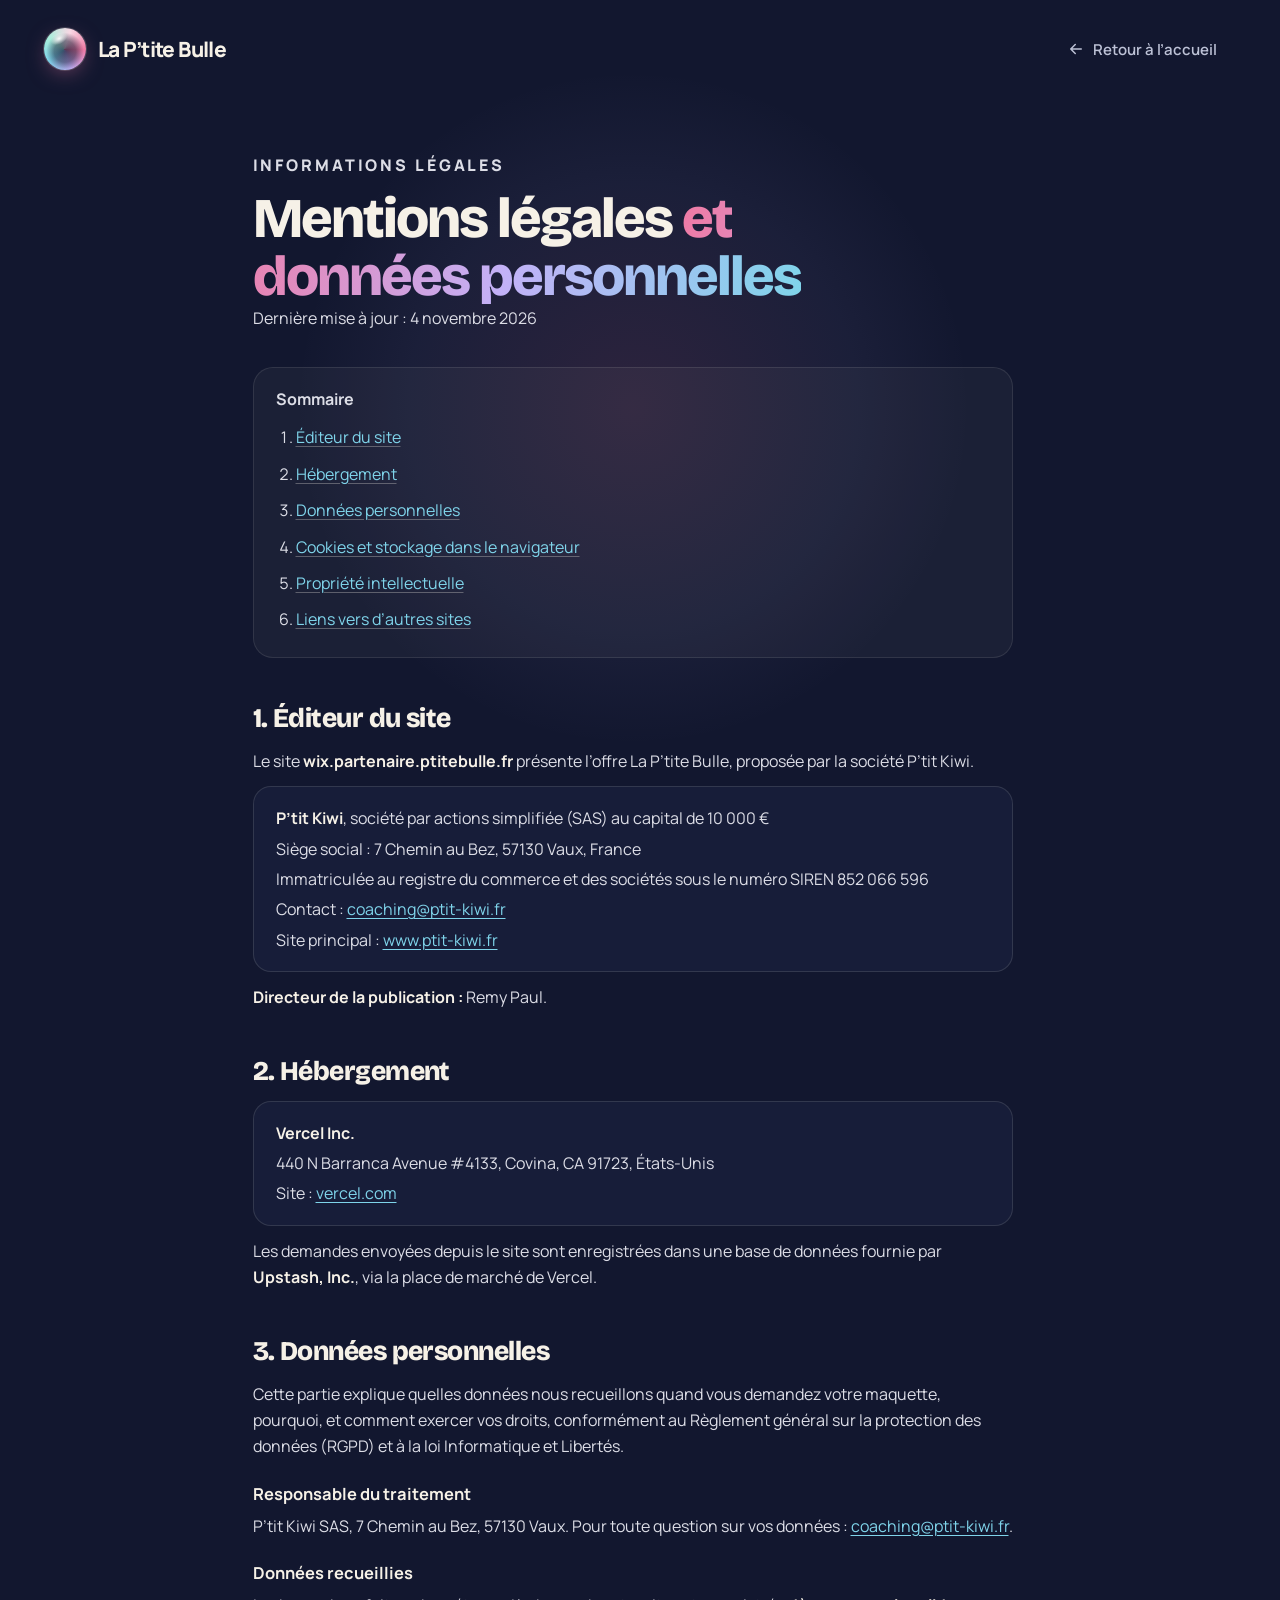
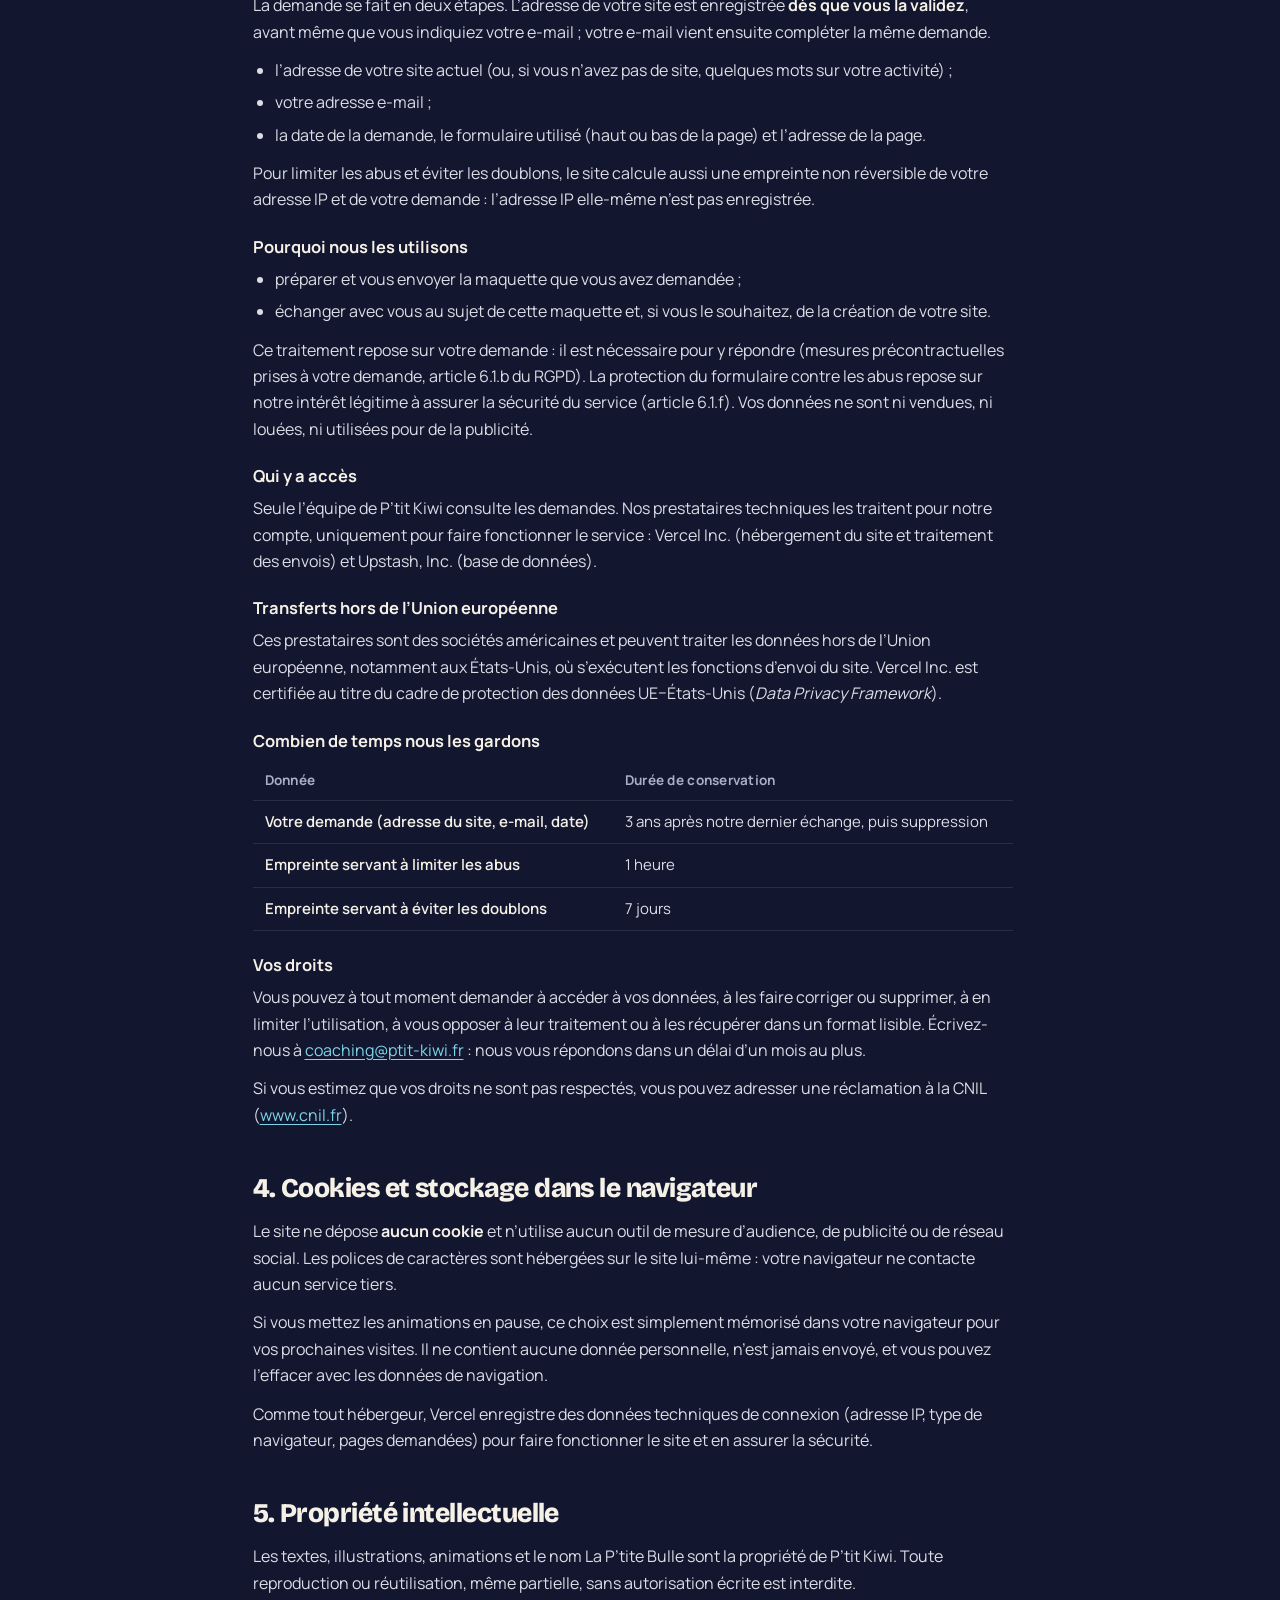
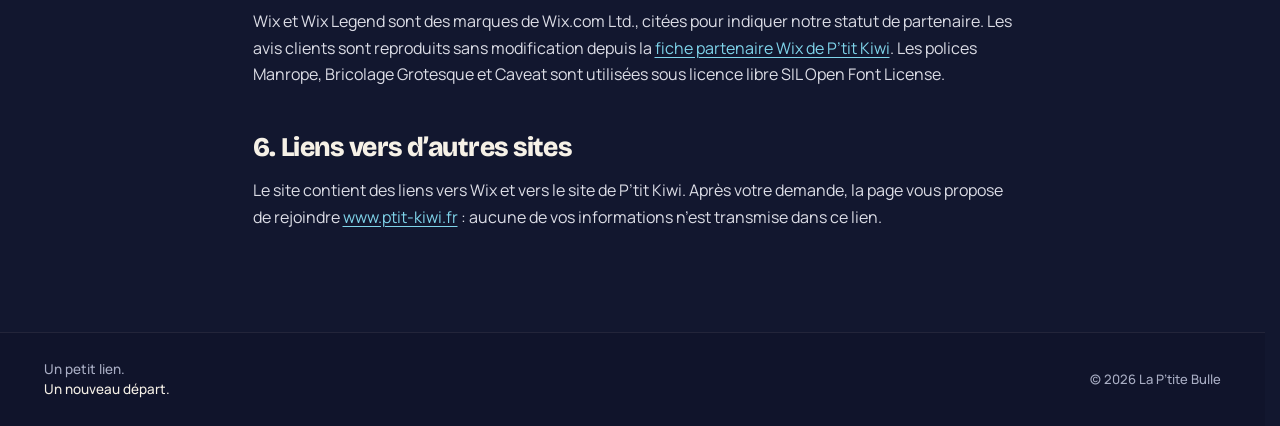
<file: mentions-legales.html>
<!doctype html>
<html lang="fr">
<head>
<meta charset="utf-8">
<meta name="viewport" content="width=device-width, initial-scale=1">
<title>Mentions légales et données personnelles · La P’tite Bulle</title>
<meta name="description" content="Mentions légales du site La P’tite Bulle (P’tit Kiwi SAS) et informations sur le traitement de vos données personnelles.">
<meta name="theme-color" content="#12172F">
<link rel="canonical" href="https://wix.partenaire.ptitebulle.fr/mentions-legales">
<link rel="icon" href="favicon.svg" type="image/svg+xml">
<link rel="icon" href="favicon-32.png" type="image/png" sizes="32x32">
<link rel="apple-touch-icon" href="apple-touch-icon.png">
<link rel="preload" href="fonts/manrope.woff2" as="font" type="font/woff2" crossorigin>
<link rel="stylesheet" href="styles.css">
<style>
.legal-top{display:flex;align-items:center;justify-content:space-between;gap:16px;padding-block:clamp(18px,3vh,30px)}
.legal-back{display:inline-flex;align-items:center;gap:8px;min-height:44px;padding:0 4px;font-weight:600;font-size:15px;color:var(--muted);text-decoration:none}
.legal-back:hover{color:var(--cream)}
.legal-back svg{width:18px;height:18px;fill:none;stroke:currentColor;stroke-width:2;stroke-linecap:round;stroke-linejoin:round}
.legal{position:relative;padding-block:clamp(24px,6vh,64px) clamp(56px,10vh,110px)}
.legal::before{content:"";position:absolute;left:50%;top:-140px;width:min(900px,140vw);aspect-ratio:1;translate:-50% 0;border-radius:50%;background:radial-gradient(circle closest-side,rgba(239,122,164,.12),rgba(195,177,247,.05) 50%,transparent 75%);pointer-events:none;z-index:-1}
.legal-inner{max-width:760px;margin-inline:auto}
.legal-eyebrow{margin:0 0 12px;font-weight:800;font-size:12.5px;letter-spacing:.18em;text-transform:uppercase;color:var(--cyan)}
.legal h1{margin:0;font-family:"Bricolage Grotesque",var(--sans);font-weight:800;font-size:clamp(34px,5.2vw,56px);line-height:1.02;letter-spacing:-.035em;text-wrap:balance}
.legal h1 span{background:linear-gradient(100deg,#EF7AA4 0%,#C3B1F7 50%,#7FD4EA 100%);-webkit-background-clip:text;background-clip:text;color:transparent;-webkit-text-fill-color:transparent}
.legal-date{margin:18px 0 0;font-size:14.5px;color:var(--muted-2)}
.legal-toc{margin:clamp(28px,4vh,40px) 0 0;padding:18px 22px;border-radius:20px;background:rgba(246,241,231,.04);border:1px solid rgba(246,241,231,.1)}
.legal-toc p{margin:0 0 8px;font-weight:700;font-size:14px;color:var(--cream)}
.legal-toc ol{margin:0;padding-left:20px;display:grid;gap:4px;font-size:15px;line-height:1.5;color:var(--muted)}
.legal-toc a{color:var(--muted);text-decoration-color:rgba(246,241,231,.3);text-underline-offset:3px}
.legal-toc a:hover{color:var(--cream)}
.legal section{margin-top:clamp(36px,5vh,52px);scroll-margin-top:24px}
.legal h2{margin:0 0 14px;font-family:"Bricolage Grotesque",var(--sans);font-weight:800;font-size:clamp(22px,2.4vw,27px);line-height:1.15;letter-spacing:-.02em}
.legal h3{margin:22px 0 8px;font-weight:700;font-size:16.5px;color:var(--cream)}
.legal p,.legal li{font-size:16px;line-height:1.65;color:#DCDDE6}
.legal p{margin:0 0 12px}
.legal ul{margin:0 0 12px;padding-left:22px}
.legal li{margin-bottom:6px}
.legal strong{color:var(--cream);font-weight:700}
.legal a{color:var(--cyan);text-underline-offset:3px}
.legal a[href^="mailto:"]{white-space:nowrap}
.legal a:hover{color:#B4E8F5}
.legal-card{margin:0 0 12px;padding:18px 22px;border-radius:18px;background:rgba(27,33,62,.7);border:1px solid rgba(246,241,231,.12)}
.legal-card p{margin:0}
.legal-card p + p{margin-top:4px}
.legal-table{width:100%;margin:4px 0 14px;border-collapse:collapse;font-size:15px;line-height:1.5}
.legal-table th,.legal-table td{padding:10px 12px;text-align:left;vertical-align:top;border-bottom:1px solid rgba(246,241,231,.1);color:#DCDDE6}
.legal-table th{font-weight:700;font-size:13.5px;letter-spacing:.02em;color:var(--muted-2)}
.legal-table td:first-child{color:var(--cream);font-weight:600}
@media (max-width:600px){
  .legal-table thead{display:none}
  .legal-table,.legal-table tbody,.legal-table tr,.legal-table td{display:block;width:100%}
  .legal-table tr{padding:10px 0;border-bottom:1px solid rgba(246,241,231,.1)}
  .legal-table td{padding:2px 0;border:0}
  .legal-table td[data-l]::before{content:attr(data-l) " : ";color:var(--muted-2);font-weight:600}
}
.legal-foot .footer-inner{justify-content:space-between}
</style>
</head>
<body>
<a class="skip" href="#contenu">Aller au contenu</a>
<header class="legal-top wrap">
<a class="logo" href="/" aria-label="La P’tite Bulle, accueil">
<span class="orb" aria-hidden="true"><span class="orb-film"></span><span class="orb-core"></span><span class="orb-shine"></span></span>
<span class="logo-text"><span class="logo-name">La P’tite Bulle</span></span>
</a>
<a class="legal-back" href="/" aria-label="Retour à l’accueil"><svg aria-hidden="true" viewBox="0 0 24 24"><path d="M19 12H5M11 18l-6-6 6-6"/></svg><span>Retour à l’accueil</span></a>
</header>

<main id="contenu" class="legal wrap">
<div class="legal-inner">
<p class="legal-eyebrow">Informations légales</p>
<h1>Mentions légales <span>et données personnelles</span></h1>
<p class="legal-date">Dernière mise à jour : 4 novembre 2026</p>

<nav class="legal-toc" aria-label="Sommaire">
<p>Sommaire</p>
<ol>
<li><a href="#editeur">Éditeur du site</a></li>
<li><a href="#hebergeur">Hébergement</a></li>
<li><a href="#donnees">Données personnelles</a></li>
<li><a href="#cookies">Cookies et stockage dans le navigateur</a></li>
<li><a href="#propriete">Propriété intellectuelle</a></li>
<li><a href="#liens">Liens vers d’autres sites</a></li>
</ol>
</nav>

<section id="editeur" aria-labelledby="t-editeur">
<h2 id="t-editeur">1. Éditeur du site</h2>
<p>Le site <strong>wix.partenaire.ptitebulle.fr</strong> présente l’offre La P’tite Bulle, proposée par la société P’tit Kiwi.</p>
<div class="legal-card">
<p><strong>P’tit Kiwi</strong>, société par actions simplifiée (SAS) au capital de 10&nbsp;000&nbsp;€</p>
<p>Siège social : 7 Chemin au Bez, 57130 Vaux, France</p>
<p>Immatriculée au registre du commerce et des sociétés sous le numéro SIREN 852&nbsp;066&nbsp;596</p>
<p>Contact : <a href="mailto:coaching@ptit-kiwi.fr">coaching@ptit-kiwi.fr</a></p>
<p>Site principal : <a href="https://www.ptit-kiwi.fr/">www.ptit-kiwi.fr</a></p>
</div>
<p><strong>Directeur de la publication :</strong> Remy Paul.</p>
</section>

<section id="hebergeur" aria-labelledby="t-hebergeur">
<h2 id="t-hebergeur">2. Hébergement</h2>
<div class="legal-card">
<p><strong>Vercel Inc.</strong></p>
<p>440 N Barranca Avenue #4133, Covina, CA 91723, États-Unis</p>
<p>Site : <a href="https://vercel.com">vercel.com</a></p>
</div>
<p>Les demandes envoyées depuis le site sont enregistrées dans une base de données fournie par <strong>Upstash, Inc.</strong>, via la place de marché de Vercel.</p>
</section>

<section id="donnees" aria-labelledby="t-donnees">
<h2 id="t-donnees">3. Données personnelles</h2>
<p>Cette partie explique quelles données nous recueillons quand vous demandez votre maquette, pourquoi, et comment exercer vos droits, conformément au Règlement général sur la protection des données (RGPD) et à la loi Informatique et Libertés.</p>

<h3>Responsable du traitement</h3>
<p>P’tit Kiwi SAS, 7 Chemin au Bez, 57130 Vaux. Pour toute question sur vos données : <a href="mailto:coaching@ptit-kiwi.fr">coaching@ptit-kiwi.fr</a>.</p>

<h3>Données recueillies</h3>
<p>La demande se fait en deux étapes. L’adresse de votre site est enregistrée <strong>dès que vous la validez</strong>, avant même que vous indiquiez votre e-mail ; votre e-mail vient ensuite compléter la même demande.</p>
<ul>
<li>l’adresse de votre site actuel (ou, si vous n’avez pas de site, quelques mots sur votre activité) ;</li>
<li>votre adresse e-mail ;</li>
<li>la date de la demande, le formulaire utilisé (haut ou bas de la page) et l’adresse de la page.</li>
</ul>
<p>Pour limiter les abus et éviter les doublons, le site calcule aussi une empreinte non réversible de votre adresse IP et de votre demande : l’adresse IP elle-même n’est pas enregistrée.</p>

<h3>Pourquoi nous les utilisons</h3>
<ul>
<li>préparer et vous envoyer la maquette que vous avez demandée ;</li>
<li>échanger avec vous au sujet de cette maquette et, si vous le souhaitez, de la création de votre site.</li>
</ul>
<p>Ce traitement repose sur votre demande : il est nécessaire pour y répondre (mesures précontractuelles prises à votre demande, article 6.1.b du RGPD). La protection du formulaire contre les abus repose sur notre intérêt légitime à assurer la sécurité du service (article 6.1.f). Vos données ne sont ni vendues, ni louées, ni utilisées pour de la publicité.</p>

<h3>Qui y a accès</h3>
<p>Seule l’équipe de P’tit Kiwi consulte les demandes. Nos prestataires techniques les traitent pour notre compte, uniquement pour faire fonctionner le service : Vercel Inc. (hébergement du site et traitement des envois) et Upstash, Inc. (base de données).</p>

<h3>Transferts hors de l’Union européenne</h3>
<p>Ces prestataires sont des sociétés américaines et peuvent traiter les données hors de l’Union européenne, notamment aux États-Unis, où s’exécutent les fonctions d’envoi du site. Vercel Inc. est certifiée au titre du cadre de protection des données UE–États-Unis (<em lang="en">Data Privacy Framework</em>).</p>

<h3>Combien de temps nous les gardons</h3>
<table class="legal-table">
<thead><tr><th scope="col">Donnée</th><th scope="col">Durée de conservation</th></tr></thead>
<tbody>
<tr><td>Votre demande (adresse du site, e-mail, date)</td><td data-l="Durée">3 ans après notre dernier échange, puis suppression</td></tr>
<tr><td>Empreinte servant à limiter les abus</td><td data-l="Durée">1 heure</td></tr>
<tr><td>Empreinte servant à éviter les doublons</td><td data-l="Durée">7 jours</td></tr>
</tbody>
</table>

<h3>Vos droits</h3>
<p>Vous pouvez à tout moment demander à accéder à vos données, à les faire corriger ou supprimer, à en limiter l’utilisation, à vous opposer à leur traitement ou à les récupérer dans un format lisible. Écrivez-nous à <a href="mailto:coaching@ptit-kiwi.fr">coaching@ptit-kiwi.fr</a> : nous vous répondons dans un délai d’un mois au plus.</p>
<p>Si vous estimez que vos droits ne sont pas respectés, vous pouvez adresser une réclamation à la CNIL (<a href="https://www.cnil.fr">www.cnil.fr</a>).</p>
</section>

<section id="cookies" aria-labelledby="t-cookies">
<h2 id="t-cookies">4. Cookies et stockage dans le navigateur</h2>
<p>Le site ne dépose <strong>aucun cookie</strong> et n’utilise aucun outil de mesure d’audience, de publicité ou de réseau social. Les polices de caractères sont hébergées sur le site lui-même : votre navigateur ne contacte aucun service tiers.</p>
<p>Si vous mettez les animations en pause, ce choix est simplement mémorisé dans votre navigateur pour vos prochaines visites. Il ne contient aucune donnée personnelle, n’est jamais envoyé, et vous pouvez l’effacer avec les données de navigation.</p>
<p>Comme tout hébergeur, Vercel enregistre des données techniques de connexion (adresse IP, type de navigateur, pages demandées) pour faire fonctionner le site et en assurer la sécurité.</p>
</section>

<section id="propriete" aria-labelledby="t-propriete">
<h2 id="t-propriete">5. Propriété intellectuelle</h2>
<p>Les textes, illustrations, animations et le nom La P’tite Bulle sont la propriété de P’tit Kiwi. Toute reproduction ou réutilisation, même partielle, sans autorisation écrite est interdite.</p>
<p>Wix et Wix Legend sont des marques de Wix.com Ltd., citées pour indiquer notre statut de partenaire. Les avis clients sont reproduits sans modification depuis la <a href="https://fr.wix.com/studio/community/partners/kiwix">fiche partenaire Wix de P’tit Kiwi</a>. Les polices Manrope, Bricolage Grotesque et Caveat sont utilisées sous licence libre SIL Open Font License.</p>
</section>

<section id="liens" aria-labelledby="t-liens">
<h2 id="t-liens">6. Liens vers d’autres sites</h2>
<p>Le site contient des liens vers Wix et vers le site de P’tit Kiwi. Après votre demande, la page vous propose de rejoindre <a href="https://www.ptit-kiwi.fr/">www.ptit-kiwi.fr</a> : aucune de vos informations n’est transmise dans ce lien.</p>
</section>
</div>
</main>

<footer class="footer legal-foot">
<div class="footer-inner wrap">
<p class="footer-tag"><span>Un petit lien.</span><span>Un nouveau départ.</span></p>
<p class="footer-legal"><span><span class="fl-line">© 2026 La P’tite Bulle</span></span></p>
</div>
</footer>
</body>
</html>
</file>
<file: styles.css>
@font-face{font-family:"Manrope";src:url("fonts/manrope.woff2") format("woff2");font-weight:200 800;font-display:swap}
@font-face{font-family:"Bricolage Grotesque";src:url("fonts/bricolage-grotesque.woff2") format("woff2");font-weight:200 800;font-display:swap}
@font-face{font-family:"Caveat";src:url("fonts/caveat.woff2") format("woff2");font-weight:400 700;font-display:swap}
:root{
  --navy:#12172F;--navy-2:#151A33;--navy-3:#10142B;
  --cream:#F6F1E7;--pink:#EF7AA4;--cyan:#7FD4EA;--lav:#C3B1F7;--butter:#F3CF7A;
  --ink:#1B1533;--muted:#BDC2D6;--muted-2:#A9AEC4;
  --sans:"Manrope",system-ui,-apple-system,"Segoe UI",sans-serif;
  --hand:"Caveat","Comic Sans MS",cursive;
  --ease:cubic-bezier(.2,.8,.2,1);
  --iris:conic-gradient(from 210deg,#EF7AA4,#C3B1F7 18%,#7FD4EA 36%,#A8EEDB 52%,#F9D7E4 68%,#C3B1F7 84%,#EF7AA4);
}
*,*::before,*::after{box-sizing:border-box}
html{scroll-behavior:smooth;-webkit-text-size-adjust:100%}
html:has(dialog[open]){overflow:hidden}
body{margin:0;background:var(--navy);color:var(--cream);font-family:var(--sans);overflow-x:clip;-webkit-font-smoothing:antialiased;-moz-osx-font-smoothing:grayscale}
[hidden]{display:none!important}
a{color:var(--cream)}
a:hover{color:#fff}
button{font:inherit}
:focus-visible{outline:2px solid var(--cyan);outline-offset:3px}
.sr-only{position:absolute!important;width:1px;height:1px;padding:0;margin:-1px;overflow:hidden;clip:rect(0,0,0,0);white-space:nowrap;border:0}
.skip{position:absolute;left:16px;top:-80px;z-index:100;padding:12px 18px;border-radius:999px;background:var(--cream);color:var(--navy);font-weight:700;text-decoration:none}
.skip:focus{top:16px}
.wrap{width:100%;max-width:1360px;margin-inline:auto;padding-inline:clamp(16px,3.4vw,48px)}
.pink{color:var(--pink)}
/* Boutons */
.btn{display:inline-flex;align-items:center;justify-content:center;gap:12px;border-radius:999px;font-weight:700;line-height:1;cursor:pointer;white-space:nowrap;text-decoration:none;transition:transform .25s ease,filter .25s ease,background .2s ease,border-color .2s ease,translate .35s cubic-bezier(.2,.8,.2,1)}
.btn svg{width:20px;height:20px;flex:none;fill:none;stroke:currentColor;stroke-width:2.2;stroke-linecap:round;stroke-linejoin:round}
.btn .arrow{transition:translate .25s ease}
.btn:hover .arrow{translate:4px 0}
.btn-pink{height:52px;padding:0 24px;border:0;background:var(--pink);color:var(--ink);font-size:16px;box-shadow:0 12px 28px -12px rgba(239,122,164,.9)}
.btn-pink:hover{transform:translateY(-1px);filter:brightness(1.06);color:var(--ink)}
.btn-pink.btn-sm{height:48px;padding:0 24px;font-size:15.5px;flex:none}
.btn-field{height:58px;padding:0 clamp(18px,2vw,30px);font-size:clamp(15px,1.3vw,18px);flex:none}
.btn-lg{height:56px;padding:0 28px;font-size:16.5px}
.btn-ghost{height:44px;padding:0 18px;border:1px solid rgba(246,241,231,.22);background:rgba(246,241,231,.03);color:var(--cream);font-weight:600;font-size:14.5px}
.btn-ghost:hover{background:rgba(246,241,231,.08);border-color:rgba(246,241,231,.38)}
.btn-ghost.btn-lg{height:56px;padding:0 22px;font-size:15px}
.replay svg{width:18px;height:18px;stroke-width:2;transition:rotate .6s ease}
.replay:hover svg{rotate:-300deg}
/* Écran 1 */
.hero{--lit:0;position:relative;isolation:isolate;min-height:100vh;min-height:100svh;display:flex;flex-direction:column;background:linear-gradient(180deg,#12172F 0%,#151A33 100%)}
.hero-bg{position:absolute;inset:0;z-index:-1;overflow:hidden;pointer-events:none}
.glow{position:absolute;aspect-ratio:1;border-radius:50%}
.glow-pink{right:-12%;top:-30%;width:min(80vw,1100px);background:radial-gradient(circle closest-side,rgba(239,122,164,.17),rgba(239,122,164,0));animation:breathe 12s ease-in-out infinite}
.glow-cyan{left:-20%;bottom:-50%;width:min(70vw,900px);background:radial-gradient(circle closest-side,rgba(127,212,234,.10),rgba(127,212,234,0))}
.dots{position:absolute;inset:0;background-image:radial-gradient(rgba(246,241,231,.055) 1px,transparent 1.4px);background-size:26px 26px;-webkit-mask-image:radial-gradient(ellipse 45% 60% at 74% 50%,#000,transparent 75%);mask-image:radial-gradient(ellipse 45% 60% at 74% 50%,#000,transparent 75%)}
.rise{position:absolute;left:var(--x);bottom:-30px;width:var(--s);height:var(--s);border-radius:50%;border:1px solid rgba(246,241,231,.3);background:radial-gradient(circle at 30% 30%,rgba(255,255,255,.6) 0 12%,rgba(255,255,255,.05) 40%,rgba(255,255,255,0) 70%);animation:rise var(--d) linear var(--dl) infinite}
.topbar{position:relative;z-index:5;padding-block:clamp(12px,2.2vh,24px);display:flex;align-items:center;justify-content:space-between;gap:24px}
.logo{display:flex;align-items:center;gap:12px;text-decoration:none;border-radius:12px}
.orb{position:relative;display:block;flex:none;width:42px;height:42px;border-radius:50%;overflow:hidden;box-shadow:0 0 0 1px rgba(246,241,231,.18),0 6px 22px -6px rgba(239,122,164,.55)}
.orb-film{position:absolute;inset:-25%;background:conic-gradient(from 90deg,#EF7AA4,#C3B1F7,#7FD4EA,#A8EEDB,#F9D7E4,#EF7AA4);animation:spin 10s linear infinite}
.orb-core{position:absolute;inset:0;border-radius:50%;background:radial-gradient(circle at 50% 56%,rgba(18,23,47,.7) 0%,rgba(18,23,47,.5) 34%,rgba(18,23,47,0) 60%)}
.orb-shine{position:absolute;left:16%;top:11%;width:44%;height:26%;border-radius:50%;background:radial-gradient(closest-side,rgba(255,255,255,.95),rgba(255,255,255,0));rotate:-28deg}
.logo-text{display:flex;flex-direction:column;gap:5px}
.logo-name{font-weight:800;font-size:21px;line-height:1;letter-spacing:-.03em;color:var(--cream)}
.logo-sub{font-weight:500;font-size:12px;line-height:1;color:var(--muted-2)}
.nav{display:flex;align-items:center;gap:34px}
.nav a,.nav button{position:relative;padding:10px 0;border:0;background:none;font-weight:600;font-size:15px;line-height:1;color:rgba(246,241,231,.72);text-decoration:none;cursor:pointer;transition:color .2s ease}
.nav a:hover,.nav button:hover{color:var(--cream)}
.hero-main{position:relative;z-index:2;flex:1 1 auto;padding-block:clamp(8px,2vh,24px);display:flex;flex-wrap:wrap;align-items:center;gap:clamp(28px,5vw,72px)}
.hero-copy{flex:1.2 1 460px;min-width:0;display:flex;flex-direction:column;gap:clamp(12px,2.1vh,22px)}
.hero-title{margin:0;font-weight:800;font-size:clamp(40px,min(4.8vw,7.6vh),90px);line-height:.95;letter-spacing:-.05em}
.lead{margin:0;max-width:32em;font-size:clamp(16px,min(1.35vw,2.3vh),20px);line-height:1.55;color:var(--muted);text-wrap:pretty;animation:rise-in .9s .5s var(--ease) both}
.lead strong{font-weight:700;color:var(--cream)}
.field-block{display:flex;flex-direction:column;gap:10px;max-width:600px;animation:rise-in .9s .62s var(--ease) both}
.field-head{display:flex;align-items:center;justify-content:space-between;gap:12px;flex-wrap:wrap}
.field-head label{font-weight:700;font-size:15px;line-height:1.2}
.rating{margin:0;display:flex;align-items:center;gap:7px;font-weight:500;font-size:14px;line-height:1.2;color:#C9CDDD}
.rating strong{font-weight:800;color:var(--cream)}
.field-wrap{position:relative;margin-top:14px}
.field{display:flex;align-items:center;gap:10px;padding:6px 6px 6px 20px;border-radius:999px;background:var(--cream);box-shadow:0 0 0 5px rgba(246,241,231,.09);transition:box-shadow .3s ease}
.field:focus-within{box-shadow:0 0 0 5px rgba(127,212,234,.45)}
.field.is-nudge{box-shadow:0 0 0 5px rgba(239,122,164,.5);animation:shake .45s ease}
.field-icon{flex:none;width:22px;height:22px;fill:none;stroke:#3A4163;stroke-width:1.7;stroke-linecap:round;stroke-linejoin:round}
.field input{flex:1 1 auto;min-width:0;height:54px;border:0;background:transparent;color:#1B2140;font:500 clamp(16px,1.3vw,18px) var(--sans);caret-color:var(--pink);outline:none}
.field input::placeholder{color:#5F6485;opacity:1}
.field-foot{display:flex;align-items:center;gap:14px;flex-wrap:wrap}
.field-foot p{margin:0;font-weight:500;font-size:13.5px;line-height:1.4;color:var(--muted-2)}
.text-btn{padding:0;border:0;background:none;font-weight:600;font-size:13.5px;line-height:1.4;color:var(--cream);text-decoration:underline;text-underline-offset:3px;cursor:pointer}
.done{display:flex;align-items:center;gap:16px;padding:14px 14px 14px 16px;border-radius:32px;background:rgba(127,212,234,.08);border:1.5px solid rgba(127,212,234,.42);animation:rise-in .5s ease both}
.done-check{flex:none;width:46px;height:46px;border-radius:50%;display:flex;align-items:center;justify-content:center;background:var(--cyan)}
.done-check svg{width:22px;height:22px;fill:none;stroke:var(--navy);stroke-width:2.6;stroke-linecap:round;stroke-linejoin:round}
.done-text{flex:1 1 auto;min-width:0;display:flex;flex-direction:column;gap:4px;font-size:14px;line-height:1.4;color:var(--muted);overflow-wrap:anywhere}
.done-text strong{font-size:16.5px;line-height:1.3;color:var(--cream)}
.hero-extra{display:flex;flex-direction:column;gap:clamp(10px,1.8vh,16px);animation:rise-in .9s .74s var(--ease) both}
.checks{list-style:none;margin:0;padding:0;display:flex;flex-wrap:wrap;align-items:center;gap:10px 20px}
.checks li{display:flex;align-items:center;gap:8px;font-weight:500;font-size:15px;line-height:1.2;color:#D9DCE8}
.checks svg{width:17px;height:17px;fill:none;stroke:var(--cyan);stroke-width:2.4;stroke-linecap:round;stroke-linejoin:round}
/* La bulle */
.hero-visual{flex:1 1 380px;min-width:0;display:flex;flex-direction:column;align-items:center;justify-content:center;animation:rise-in 1s .25s var(--ease) both}
.stage{position:relative;width:clamp(240px,min(30vw,50vh),500px);aspect-ratio:1;container-type:inline-size}
.stage.boing-a{animation:boingA .8s cubic-bezier(.3,.7,.3,1) both}
.stage.boing-b{animation:boingB .8s cubic-bezier(.3,.7,.3,1) both}
.aura{position:absolute;inset:-28%;border-radius:50%;background:radial-gradient(circle closest-side,rgba(239,122,164,.30),rgba(195,177,247,.14) 45%,rgba(127,212,234,0) 100%);opacity:calc(.35 + .15 * var(--lit));transition:opacity 1s ease;animation:breathe 7s ease-in-out infinite;pointer-events:none}
.free,.micro{position:absolute;left:var(--x);top:var(--y);width:var(--s);height:var(--s);translate:-50% -50%;border-radius:50%;animation:drift var(--d) ease-in-out var(--dl) infinite}
.free{border:1px solid rgba(255,255,255,.4);background:radial-gradient(circle at 32% 28%,rgba(255,255,255,.9) 0 10%,rgba(255,255,255,.1) 40%,rgba(255,255,255,0) 70%)}
.micro{border:1px solid rgba(255,255,255,.45);background:radial-gradient(circle at 32% 28%,rgba(255,255,255,.95) 0 10%,rgba(255,255,255,.18) 26%,rgba(255,255,255,.04) 62%)}
.bubble{position:absolute;inset:0;border-radius:50%;overflow:hidden;animation:wobble 9s ease-in-out infinite;box-shadow:0 0 calc(50px + var(--lit) * 22px) rgba(239,122,164,calc(.14 + var(--lit) * .07)),0 0 calc(110px + var(--lit) * 30px) rgba(127,212,234,calc(.06 + var(--lit) * .04));transition:box-shadow 1s ease}
.film,.shimmer{-webkit-mask-image:radial-gradient(circle closest-side,#000 76.5%,transparent 77.5%);mask-image:radial-gradient(circle closest-side,#000 76.5%,transparent 77.5%)}
.film{position:absolute;inset:-15%;background:var(--iris);animation:spin 18s linear infinite;filter:saturate(calc(.6 + .15 * var(--lit))) brightness(calc(.78 + .07 * var(--lit)));transition:filter 1.2s ease}
.shimmer{position:absolute;inset:-15%;background:conic-gradient(from 30deg,rgba(255,255,255,0),rgba(255,255,255,.35) 10%,rgba(255,255,255,0) 22%,rgba(255,255,255,0) 50%,rgba(255,255,255,.25) 60%,rgba(255,255,255,0) 72%);mix-blend-mode:soft-light;animation:spin 11s linear infinite reverse}
.core{position:absolute;inset:0;background:radial-gradient(circle closest-side at 52% 54%,#121937 0%,#161E42 46%,rgba(22,30,66,.88) 55%,rgba(22,30,66,.35) 63%,rgba(22,30,66,0) 70%)}
.core-tint{position:absolute;inset:0;background:radial-gradient(circle closest-side at 62% 38%,rgba(195,177,247,.16),rgba(195,177,247,0) 50%)}
.rim{position:absolute;inset:0;background:radial-gradient(circle closest-side,rgba(255,255,255,0) 82%,rgba(255,255,255,.22) 94%,rgba(255,255,255,.55) 100%)}
.shine{position:absolute;left:17%;top:13%;width:30%;height:17%;border-radius:50%;background:radial-gradient(closest-side,rgba(255,255,255,.9),rgba(255,255,255,0));rotate:-32deg;filter:blur(3px);opacity:.85}
.shine-2{position:absolute;right:16%;bottom:15%;width:12%;height:7%;border-radius:50%;background:radial-gradient(closest-side,rgba(127,212,234,.8),rgba(127,212,234,0));rotate:-32deg;filter:blur(4px)}
.edge-ring{position:absolute;inset:0;border-radius:inherit;box-shadow:inset 0 0 0 1.5px rgba(255,255,255,.35),inset 0 0 40px rgba(255,255,255,.12)}
.face{position:absolute;inset:0;z-index:2;display:flex;align-items:center;justify-content:center;pointer-events:none}
.zzz{position:relative;width:24%;height:18%}
.zzz span{position:absolute;font-family:var(--hand);font-weight:700;line-height:1;color:var(--lav);animation:zzz 3s ease-in-out infinite}
.zzz span:nth-child(1){left:18%;top:58%;font-size:max(18px,5.2cqw)}
.zzz span:nth-child(2){left:42%;top:34%;font-size:max(22px,6.4cqw);animation-delay:-1s}
.zzz span:nth-child(3){left:66%;top:8%;font-size:max(26px,7.6cqw);animation-delay:-2s}
.mini{position:relative;width:46%;aspect-ratio:1.45;border-radius:9px;overflow:hidden;background:#F7F3EC;box-shadow:0 14px 34px -12px rgba(0,0,0,.7),0 0 0 1px rgba(255,255,255,.25);animation:card-in .6s cubic-bezier(.2,.9,.3,1.25) both}
.mini-bar{height:17%;display:flex;align-items:center;justify-content:center;background:#ECEFF6;border-bottom:1px solid #DDE2EE}
.mini-bar span{display:flex;align-items:center;justify-content:center;width:74%;height:60%;padding:0 6px;border-radius:99px;background:#fff;overflow:hidden;white-space:nowrap;font-weight:700;font-size:max(7px,2cqw);line-height:1;color:#4A5170}
.mini-b{position:absolute;opacity:0;scale:.5;transition:opacity .5s ease,scale .5s cubic-bezier(.2,.9,.3,1.4)}
.mini-b.is-on{opacity:1;scale:1}
.mini-tag{left:8%;top:26%;width:26%;height:6%;border-radius:99px;background:var(--pink);transform-origin:0 50%}
.mini-h1{left:8%;top:38%;width:46%;height:9%;border-radius:4px;background:#1B2140;transform-origin:0 50%}
.mini-h2{left:8%;top:50%;width:32%;height:9%;border-radius:4px;background:var(--lav);transform-origin:0 50%;transition-delay:.08s}
.mini-img{right:8%;top:27%;width:32%;height:42%;border-radius:6px;overflow:hidden;background:var(--cyan)}
.mini-img span:first-child{position:absolute;right:14%;top:14%;width:26%;aspect-ratio:1;border-radius:50%;background:#F9D7E4}
.mini-img span:last-child{position:absolute;left:-20%;right:-20%;bottom:-40%;height:70%;border-radius:50%;background:#A8EEDB}
.mini-btn{left:8%;top:66%;width:24%;height:10%;border-radius:99px;background:var(--butter);transform-origin:0 50%}
.mini-cards{position:absolute;left:8%;right:8%;bottom:7%;height:9%;display:flex;gap:5%}
.mini-cards span{flex:1;border-radius:3px;background:#E6DED1}
.mini-badge{position:absolute;right:6%;bottom:20%;display:flex;align-items:center;gap:4px;padding:4px 8px;border-radius:99px;background:var(--navy);color:var(--cyan);font-weight:800;font-size:max(8px,2.2cqw);line-height:1;animation:pop-in .6s cubic-bezier(.2,.9,.3,1.3) both}
.mini-badge svg{width:1.1em;height:1.1em;fill:none;stroke:currentColor;stroke-width:3;stroke-linecap:round;stroke-linejoin:round}
.bounce{position:absolute;inset:14%;z-index:2;padding:0;border:0;border-radius:50%;background:transparent;cursor:pointer}
.tag{display:flex;align-items:center;gap:10px;padding:10px 18px 10px 14px;border-radius:999px;background:rgba(21,28,59,.92);border:1px solid rgba(246,241,231,.12);color:rgba(246,241,231,.66);font-weight:600;font-size:clamp(13px,1.05vw,16px);line-height:1;white-space:nowrap;box-shadow:0 12px 30px -12px rgba(0,0,0,.6);rotate:var(--r);animation:floaty var(--d) ease-in-out var(--dl) infinite;transition:border-color .5s ease,color .5s ease}
.tag::before{content:"";display:block;width:9px;height:9px;border-radius:50%;background:rgba(246,241,231,.28);transition:background .5s ease,box-shadow .5s ease}
.tag.is-on{border-color:rgba(var(--c),.55);color:var(--cream)}
.tag.is-on::before{background:rgb(var(--c));box-shadow:0 0 0 4px rgba(var(--c),.18),0 0 16px rgba(var(--c),.9)}
.note{align-self:flex-end;margin:clamp(26px,4.4vh,48px) 4% 0 0;display:flex;align-items:flex-end;gap:6px;font-family:var(--hand);font-weight:700;font-size:clamp(21px,1.8vw,29px);line-height:1.1;color:var(--cyan);rotate:-3deg}
.note svg{flex:none;width:40px;height:40px;margin-bottom:8px;fill:none;stroke:var(--cyan);stroke-width:2.4;stroke-linecap:round;stroke-linejoin:round}
.cue{position:relative;z-index:2;align-self:center;margin:0 0 clamp(10px,2.2vh,24px);display:flex;flex-direction:column;align-items:center;gap:8px;padding:6px 12px;border-radius:12px;font-weight:600;font-size:12.5px;line-height:1;letter-spacing:.14em;text-transform:uppercase;color:var(--muted-2);text-decoration:none}
.mouse{position:relative;display:block;width:22px;height:34px;border-radius:12px;border:1.5px solid rgba(246,241,231,.4)}
.mouse span{position:absolute;left:50%;top:7px;width:3px;height:7px;margin-left:-1.5px;border-radius:2px;background:var(--pink);animation:wheel 1.8s ease-in-out infinite}
/* Écran 2 : le rouleau */
.s2{position:relative;height:calc(100vh + 1900px);height:calc(100svh + 1900px);background:linear-gradient(180deg,#151A33 0%,#10142B 100%)}
.s2-pin{position:sticky;top:0;height:100vh;height:100svh;display:flex;align-items:center;overflow:hidden}
.s2-bg{position:absolute;inset:0;pointer-events:none}
.glow-cyan-2{left:-16%;top:-20%;width:min(70vw,1000px);background:radial-gradient(circle closest-side,rgba(127,212,234,.11),rgba(127,212,234,0))}
.glow-pink-2{right:-18%;bottom:-40%;width:min(60vw,900px);background:radial-gradient(circle closest-side,rgba(239,122,164,.12),rgba(239,122,164,0))}
.s2-inner{position:relative;z-index:1;padding-block:clamp(20px,4vh,48px);display:flex;flex-wrap:wrap;align-items:center;gap:clamp(32px,5vw,80px)}
.s2-visual{flex:1.35 1 520px;min-width:0;display:flex;justify-content:flex-start}
.stage2{position:relative;width:min(100%,calc((100vh - 200px) * 1.4));width:min(100%,calc((100svh - 200px) * 1.4));container-type:inline-size;display:flex;flex-direction:column;gap:clamp(12px,2.2vh,20px)}
.paint-hint{margin:0;display:flex;align-items:center;justify-content:flex-end;gap:10px;font-weight:500;font-size:14px;line-height:1;color:#D9D6CF}
.paint-hint svg{width:16px;height:16px;fill:none;stroke:currentColor;stroke-width:2;stroke-linecap:round;stroke-linejoin:round;animation:hint 1.8s ease-in-out infinite}
.mini-progress{display:block;width:52px;height:4px;border-radius:4px;background:rgba(246,241,231,.14);overflow:hidden}
.mini-progress span{display:block;height:100%;width:100%;border-radius:4px;background:var(--pink);transform:scaleX(0);transform-origin:0 50%}
.frame-wrap{position:relative;margin-top:3.4cqw}
.frame{position:relative;width:100%;aspect-ratio:3/2;border-radius:2.6cqw;overflow:hidden;background:#ECEFF6;box-shadow:0 40px 80px -30px rgba(0,0,0,.65),0 0 0 1px rgba(246,241,231,.14)}
.chrome{position:absolute;left:0;right:0;top:0;height:6.4cqw;z-index:4;display:flex;align-items:center;justify-content:center;background:#F3F5FA;border-bottom:1px solid #DDE2EE}
.url{display:grid;place-items:center;width:60%;height:3.5cqw;border-radius:99px;background:#fff;box-shadow:inset 0 0 0 1px #E1E5EF;font-weight:600;font-size:1.45cqw;line-height:1;color:#4A5170;white-space:nowrap;overflow:hidden}
.chrome-spark{position:absolute;right:2.6cqw;width:1.7cqw;height:1.7cqw;fill:none;stroke:#8A91AE;stroke-width:2;stroke-linejoin:round}
.screen{position:absolute;left:0;right:0;top:6.4cqw;bottom:0}
.spark{display:none;position:absolute;z-index:6;height:auto;aspect-ratio:1;animation:spark 1.1s ease-out both;pointer-events:none}
.s2.is-painted .spark{display:block}
.caption{display:flex;flex-direction:column;gap:6px}
.caption p{margin:0}
.caption-title{font-weight:700;font-size:clamp(16px,1.35vw,19px);line-height:1.2}
.caption-sub{font-weight:500;font-size:13.5px;line-height:1.3;color:var(--muted-2)}
.s2-copy{flex:1 1 360px;min-width:0;display:flex;flex-direction:column;gap:clamp(14px,2.4vh,24px)}
.eyebrow{margin:0;display:flex;align-items:center;gap:12px;font-weight:800;font-size:12.5px;line-height:1;letter-spacing:.16em;text-transform:uppercase;color:var(--cyan)}
.pulse-dot{position:relative;display:block;flex:none;width:14px;height:14px;border-radius:50%;background:rgba(127,212,234,.18)}
.pulse-dot span{position:absolute;inset:4px;border-radius:50%;background:var(--cyan);animation:pulse 2.4s ease-out infinite}
.s2-title{margin:0;font-weight:800;font-size:clamp(34px,min(3.6vw,6.4vh),64px);line-height:1.02;letter-spacing:-.045em}
.s2-lead{margin:0;max-width:30em;font-size:clamp(15.5px,min(1.25vw,2.2vh),18.5px);line-height:1.6;color:var(--muted);text-wrap:pretty}
.steps{position:relative;list-style:none;margin:0;padding:0;display:flex;flex-direction:column;gap:clamp(12px,2.2vh,22px)}
.steps-line{position:absolute;left:19px;top:20px;bottom:20px;width:2px;border-radius:2px;background:rgba(246,241,231,.12);overflow:hidden}
.steps-line span{display:block;width:100%;height:100%;background:var(--pink);transform:scaleY(0);transform-origin:50% 0}
.step{position:relative;display:flex;align-items:flex-start;gap:16px}
.step-num{flex:none;width:40px;height:40px;border-radius:50%;display:flex;align-items:center;justify-content:center;background:#161C38;color:var(--muted-2);border:1.5px solid rgba(246,241,231,.18);font-weight:800;font-size:14px;line-height:1;transition:background .4s ease,color .4s ease,border-color .4s ease}
.step-text{display:flex;flex-direction:column;gap:4px;padding-top:2px}
.step-title{font-weight:700;font-size:17px;line-height:1.3;color:rgba(246,241,231,.72);transition:color .4s ease}
.step-sub{font-weight:500;font-size:14.5px;line-height:1.45;color:var(--muted-2)}
.step.is-on .step-num{background:var(--pink);color:var(--ink);border-color:var(--pink)}
.step.is-on .step-title{color:var(--cream)}
.s2-actions{display:flex;align-items:center;gap:12px;flex-wrap:wrap;margin-top:clamp(2px,1vh,10px)}
/* Après : un site moderne, neutre, aux couleurs de la bulle */
.fresh{position:absolute;inset:0;background:#FBF8F3;clip-path:polygon(0 0,0 0,0 0)}
.n-nav{position:absolute;left:5%;right:5%;top:0;height:13%;display:flex;align-items:center;justify-content:space-between;border-bottom:1px solid #ECE6DC}
.n-logo{display:flex;align-items:center;gap:.7cqw}
.n-dot{width:2.3cqw;height:2.3cqw;border-radius:50%;background:conic-gradient(from 90deg,#EF7AA4,#C3B1F7,#7FD4EA,#A8EEDB,#F9D7E4,#EF7AA4);box-shadow:inset 0 0 0 .5cqw rgba(27,33,64,.18)}
.n-word{width:8cqw;height:1.3cqw;border-radius:.7cqw;background:#1B2140}
.n-links{display:flex;align-items:center;gap:2.2cqw}
.n-links span{display:block;width:4.6cqw;height:.85cqw;border-radius:.5cqw;background:#D6D0DF}
.n-links .n-pill{width:auto;height:auto;padding:.75cqw 1.5cqw;border-radius:99px;background:#1B2140;color:#fff;font-weight:700;font-size:1.1cqw;line-height:1}
.n-hero{position:absolute;left:5%;top:21%;width:52%;display:flex;flex-direction:column;align-items:flex-start}
.n-eyebrow{display:inline-flex;align-items:center;gap:.5cqw;padding:.5cqw 1cqw;border-radius:99px;background:rgba(195,177,247,.28);color:#5B4BA8;font-weight:700;font-size:1cqw;line-height:1}
.n-eyedot{width:.7cqw;height:.7cqw;border-radius:50%;background:#EF7AA4}
.n-title{margin:1.5cqw 0 1.5cqw;font:800 4.1cqw/1.04 "Bricolage Grotesque",sans-serif;letter-spacing:-.035em;color:#1B2140}
.n-title span{color:#E0628F}
.n-text{display:block;height:.95cqw;margin-bottom:.8cqw;border-radius:1cqw;background:#E1DBD1}
.n-actions{display:flex;gap:1cqw;margin-top:1.3cqw}
.n-btn{display:inline-flex;align-items:center;height:3.6cqw;padding:0 1.8cqw;border-radius:99px;background:#EF7AA4;color:#1B1533;font-weight:700;font-size:1.15cqw;line-height:1;box-shadow:0 1cqw 2cqw -1.2cqw rgba(239,122,164,.9)}
.n-btn-ghost{background:transparent;color:#1B2140;box-shadow:inset 0 0 0 1px #1B2140}
.n-visual{position:absolute;left:58%;right:5%;top:18%;bottom:33%;overflow:hidden;border-radius:1.8cqw;background:linear-gradient(135deg,#1B2140,#2C3163)}
.n-blob{position:absolute;aspect-ratio:1;border-radius:50%;opacity:.75;filter:blur(1.6cqw)}
.n-chip{position:absolute;display:flex;align-items:center;gap:.4cqw;padding:.7cqw 1cqw;border-radius:99px;background:#fff;box-shadow:0 1cqw 2cqw -1cqw rgba(0,0,0,.45)}
.n-chip-stars{left:7%;bottom:9%}
.n-chip-stars i{display:block;width:1.1cqw;height:1.1cqw;background:#F3CF7A;clip-path:polygon(50% 0%,61% 35%,98% 35%,68% 57%,79% 91%,50% 70%,21% 91%,32% 57%,2% 35%,39% 35%)}
.n-chip-ok{right:7%;top:10%}
.n-check{display:flex;align-items:center;justify-content:center;width:1.7cqw;height:1.7cqw;border-radius:50%;background:#7FD4EA}
.n-check svg{width:65%;height:65%;fill:none;stroke:#12172F;stroke-width:3;stroke-linecap:round;stroke-linejoin:round}
.n-chip-bar{display:block;width:5cqw;height:.85cqw;border-radius:.5cqw;background:#D6D0DF}
.n-cards{position:absolute;left:5%;right:5%;top:72%;height:19%;display:grid;grid-template-columns:repeat(3,minmax(0,1fr));gap:2cqw}
.n-card{display:flex;flex-direction:column;justify-content:center;gap:.75cqw;padding:1.3cqw 1.5cqw;border-radius:1.4cqw;background:#fff;box-shadow:0 1cqw 2.4cqw -1.4cqw rgba(27,33,64,.3)}
.n-ico{width:2.6cqw;height:2.6cqw;border-radius:50%;background:rgba(var(--c),.28);box-shadow:inset 0 0 0 .75cqw rgb(var(--c))}
.n-card-t{display:block;width:55%;height:1.1cqw;border-radius:.6cqw;background:#1B2140}
.n-card-l{display:block;width:86%;height:.75cqw;border-radius:.5cqw;background:#E6E0D7}
/* La peinture */
.splats{position:absolute;inset:0;pointer-events:none}
.splat{position:absolute;border-radius:46% 54% 52% 48%/50% 44% 56% 50%;background:var(--pink);opacity:0;scale:.2;translate:-50% -50%;transition:opacity .25s ease,scale .4s cubic-bezier(.2,.9,.3,1.6)}
.splat.on{opacity:.92;scale:1}
.wet{position:absolute;inset:0;pointer-events:none;clip-path:polygon(0 0,0 0,0 0);background-image:linear-gradient(to bottom,rgba(239,122,164,0) calc(var(--lead,0cqw) - 9cqw),rgba(239,122,164,.42) var(--lead,0cqw),rgba(239,122,164,0) calc(var(--lead,0cqw) + 9cqw)),linear-gradient(90deg,rgba(255,255,255,0),rgba(255,255,255,.12) 45%,rgba(255,255,255,0));background-size:calc(100cqw / 6) 100%;background-position:calc(var(--x1,0) * 1cqw) 0;background-repeat:no-repeat;transition:opacity .4s ease}
.drip-p{position:absolute;left:0;top:0;z-index:2;width:.9cqw;border-radius:0 0 .6cqw .6cqw;background:linear-gradient(90deg,#D95C8A,#F59BBE 45%,#EF7AA4);opacity:0;translate:0 0;will-change:translate;transition:opacity .3s ease;pointer-events:none}
.drip-p::after{content:"";position:absolute;left:50%;bottom:-.4cqw;width:135%;aspect-ratio:1;translate:-50% 0;border-radius:50%;background:#EF7AA4}
.drip-a{height:2cqw}
.drip-b{height:1.4cqw;width:.7cqw}
.roller-wrap{position:absolute;left:0;top:0;z-index:3;width:calc(100% / 6 * 1.1);translate:calc(8.333cqw - 50%) -12.94%;will-change:translate,rotate;pointer-events:none;filter:drop-shadow(0 1.2cqw 1.2cqw rgba(27,21,51,.35));transition:opacity .4s ease}
.roller-wrap svg{display:block;width:100%;height:auto;overflow:visible}
.r-frame{fill:none;stroke:url(#metalFill);stroke-width:4.5;stroke-linecap:round;stroke-linejoin:round}
.r-ferrule{fill:#C9CEDF;stroke:#8E96B8;stroke-width:1}
.r-grip{fill:none;stroke:#1E2547;stroke-width:15;stroke-linecap:round}
.r-grip-shine{fill:none;stroke:rgba(255,255,255,.22);stroke-width:3.5;stroke-linecap:round}
.r-strands{transform:translateY(var(--roll,0px))}
.r-strands path{fill:none;stroke:rgba(255,255,255,.2);stroke-width:1.3}
.s2.is-finished .roller-wrap,.s2.is-finished .wet,.s2.is-finished .drip-p{opacity:0}
/* Avant / après : étiquettes « Aujourd’hui » et « Et demain ? » */
.year-note{position:absolute;left:6.8cqw;top:-4.8cqw;z-index:6;margin:0;display:grid;font:700 max(15px,2.5cqw)/1 var(--hand);color:var(--cyan);rotate:-4deg;pointer-events:none}
.year-note span{grid-area:1/1;white-space:nowrap;transition:opacity .5s ease,translate .5s ease}
.note-new{opacity:0;translate:0 .6cqw;color:var(--pink)}
.s2.is-painted .note-old{opacity:0;translate:0 -.6cqw}
.s2.is-painted .note-new{opacity:1;translate:0 0}
/* Pied de page */
.footer{position:relative;z-index:2;background:var(--navy-3);border-top:1px solid rgba(246,241,231,.08)}
.footer-inner{padding-block:clamp(18px,3vh,30px);display:flex;align-items:center;justify-content:space-between;gap:16px;flex-wrap:wrap}
.footer-tag{margin:0;flex:1 1 180px;font-weight:500;font-size:13.5px;line-height:1.45;color:var(--muted-2)}
.footer-tag span{display:block}
.footer-tag span+span{color:var(--cream)}
.pill{flex:none;display:flex;align-items:center;gap:4px;padding:6px;border-radius:999px;border:1px solid rgba(246,241,231,.16);background:rgba(18,23,47,.6)}
.pill button{display:inline-flex;align-items:center;gap:10px;height:46px;padding:0 20px;border:0;border-radius:999px;background:transparent;font-weight:700;font-size:15px;line-height:1;color:var(--cream);cursor:pointer;transition:background .2s ease}
.pill button:hover{background:rgba(246,241,231,.07)}
.pill-icon{width:18px;height:18px;fill:none;stroke:var(--cyan);stroke-width:1.8;stroke-linecap:round;stroke-linejoin:round}
.ne{width:16px;height:16px;fill:none;stroke:var(--muted-2);stroke-width:1.8;stroke-linecap:round;stroke-linejoin:round;transition:translate .2s ease}
.pill button:hover .ne{translate:2px -2px}
.pill-sep{display:block;width:1px;height:22px;background:rgba(246,241,231,.12)}
.footer-legal{margin:0;flex:1 1 180px;display:flex;justify-content:flex-end;align-items:center;gap:14px;font-weight:500;font-size:13px;line-height:1.3;color:var(--muted-2)}
/* Panneaux Avis et FAQ */
.panel{position:fixed;inset:0 0 0 auto;margin:0;width:min(560px,100%);max-width:100%;height:100%;max-height:100%;padding:0;border:0;border-left:1px solid rgba(246,241,231,.1);background:var(--navy-2);color:var(--cream);box-shadow:-30px 0 80px -20px rgba(0,0,0,.6);overflow-y:auto;overscroll-behavior:contain}
.panel[open]{animation:slide-in .5s var(--ease) both}
.panel::backdrop{background:rgba(10,13,30,.62);-webkit-backdrop-filter:blur(6px);backdrop-filter:blur(6px);animation:fade-in .3s ease both}
.panel-inner{position:relative;min-height:100%;padding:clamp(24px,4vh,40px) clamp(20px,3vw,40px) 40px;display:flex;flex-direction:column;gap:24px;overflow:hidden}
.panel-bubble{position:absolute;right:-70px;top:-70px;width:160px;height:160px;border-radius:50%;overflow:hidden;opacity:.5;pointer-events:none}
.panel-bubble span:first-child{position:absolute;inset:-15%;background:var(--iris);animation:spin 18s linear infinite}
.panel-bubble span:last-child{position:absolute;inset:0;background:radial-gradient(circle closest-side,#151A33 0%,#151A33 54%,rgba(21,26,51,0) 72%)}
.panel-head{position:relative;display:flex;align-items:flex-start;justify-content:space-between;gap:16px}
.panel-eyebrow{margin:0 0 10px;font-weight:800;font-size:12.5px;line-height:1;letter-spacing:.16em;text-transform:uppercase;color:var(--cyan)}
.panel-title{margin:0;font-weight:800;font-size:clamp(28px,2.6vw,38px);line-height:1.05;letter-spacing:-.04em}
.close{flex:none;width:44px;height:44px;display:flex;align-items:center;justify-content:center;border-radius:50%;border:1px solid rgba(246,241,231,.22);background:rgba(21,26,51,.8);color:var(--cream);cursor:pointer;transition:background .2s ease,rotate .3s ease}
.close:hover{background:rgba(246,241,231,.1);rotate:90deg}
.close svg{width:18px;height:18px;fill:none;stroke:currentColor;stroke-width:2.2;stroke-linecap:round}
.score{display:flex;align-items:center;gap:18px;padding:20px 22px;border-radius:24px;background:rgba(239,122,164,.08);border:1px solid rgba(239,122,164,.32)}
.score-big{font-weight:800;font-size:52px;line-height:1;letter-spacing:-.05em}
.score-side{display:flex;flex-direction:column;gap:7px}
.score-sub{font-weight:500;font-size:14px;line-height:1.3;color:var(--muted)}
.stars{display:flex;gap:2px}
.stars i{display:block;width:14px;height:14px;background:var(--butter);clip-path:polygon(50% 0%,61% 35%,98% 35%,68% 57%,79% 91%,50% 70%,21% 91%,32% 57%,2% 35%,39% 35%)}
.stars-lg{gap:3px}
.stars-lg i{width:18px;height:18px;background:var(--pink)}
.reviews{list-style:none;margin:0;padding:0;display:flex;flex-direction:column;gap:14px}
.review{position:relative;padding:20px 22px;border-radius:22px;background:rgba(246,241,231,.04);border:1px dashed rgba(246,241,231,.24)}
.review::after{content:"“";position:absolute;right:18px;top:6px;font:700 56px/1 var(--hand);color:var(--q)}
.review-text{margin:10px 0 12px;font-weight:500;font-size:16px;line-height:1.55;color:#E4E0D6}
.review-by{margin:0;font-weight:700;font-size:14px;line-height:1.3}
.review-by span{font-weight:500;color:var(--muted-2)}
.panel-actions{display:flex;align-items:center;justify-content:space-between;gap:16px;flex-wrap:wrap}
.link-ne{display:inline-flex;align-items:center;gap:8px;padding-bottom:4px;border-bottom:1.5px solid rgba(127,212,234,.6);font-weight:600;font-size:15px;line-height:1.2;text-decoration:none}
.link-ne svg{width:16px;height:16px;fill:none;stroke:var(--cyan);stroke-width:2;stroke-linecap:round;stroke-linejoin:round}
.faq{display:flex;flex-direction:column;gap:10px}
.faq details{border-radius:20px;background:rgba(246,241,231,.04);border:1px solid rgba(246,241,231,.12)}
.faq summary{display:flex;align-items:center;justify-content:space-between;gap:16px;padding:18px 20px;border-radius:20px;font-weight:700;font-size:16.5px;line-height:1.35;list-style:none;cursor:pointer}
.faq summary::-webkit-details-marker{display:none}
.chev{position:relative;flex:none;width:32px;height:32px;border-radius:50%;background:rgba(246,241,231,.08);transition:rotate .3s ease,background .3s ease}
.chev::before,.chev::after{content:"";position:absolute;left:50%;top:50%;width:14px;height:2.4px;margin:-1.2px 0 0 -7px;border-radius:2px;background:var(--cream);transition:background .3s ease}
.chev::after{rotate:90deg}
.faq details[open] .chev{rotate:45deg;background:var(--pink)}
.faq details[open] .chev::before,.faq details[open] .chev::after{background:var(--ink)}
.faq details p{margin:0;padding:0 20px 20px;font-weight:500;font-size:15px;line-height:1.6;color:var(--muted)}
.faq details[open] p{animation:rise-in .35s ease both}
.ask{display:flex;flex-direction:column;gap:12px;padding:22px;border-radius:24px;background:rgba(127,212,234,.07);border:1px solid rgba(127,212,234,.32)}
.ask p{margin:0}
.ask-title{font-weight:700;font-size:17px;line-height:1.3}
.ask-text{font-weight:500;font-size:15px;line-height:1.55;color:var(--muted)}
.ask .btn{align-self:flex-start;margin-top:4px}
/* Adaptations */
@media (max-width:900px){.nav{display:none}
}
@media not all and (min-width:1080px) and (min-height:640px){.s2{height:auto}
.s2-pin{position:relative;height:auto;padding:56px 0}
.stage2{width:100%}
}
@media (max-width:560px){.topbar .btn-sm{height:44px;padding:0 18px;font-size:14.5px}
.field{padding-left:16px;gap:8px}
.btn-field{padding:0 18px}
.btn-field .arrow{display:none}
.footer-legal{justify-content:flex-start}
.note{align-self:center;margin-right:0}
}
/* Animations */
@keyframes rise-in{from{opacity:0;translate:0 16px}to{opacity:1;translate:0 0}}
@keyframes spin{to{rotate:360deg}}
@keyframes wobble{0%,100%{border-radius:50% 50% 50% 50%/50% 50% 50% 50%}25%{border-radius:52% 48% 51% 49%/49% 52% 48% 51%}50%{border-radius:48% 52% 49% 51%/52% 48% 51% 49%}75%{border-radius:51% 49% 52% 48%/48% 51% 49% 52%}}
@keyframes breathe{0%,100%{scale:1}50%{scale:1.05}}
@keyframes floaty{0%,100%{translate:0 0}50%{translate:0 -10px}}
@keyframes drift{0%,100%{transform:translate(0,0)}33%{transform:translate(3px,-6px)}66%{transform:translate(-3px,-2px)}}
@keyframes rise{0%{transform:translate(0,0);opacity:0}10%{opacity:1}50%{transform:translate(18px,-50vh)}90%{opacity:1}100%{transform:translate(0,-105vh);opacity:0}}
@keyframes zzz{0%{opacity:0;transform:translate(0,6px) scale(.8)}30%{opacity:1}100%{opacity:0;transform:translate(14px,-26px) scale(1.15)}}
@keyframes boingA{0%{scale:1 1}25%{scale:1.08 .92}50%{scale:.95 1.06}75%{scale:1.02 .98}100%{scale:1 1}}
@keyframes boingB{0%{scale:1 1}25%{scale:1.08 .92}50%{scale:.95 1.06}75%{scale:1.02 .98}100%{scale:1 1}}
@keyframes card-in{from{opacity:0;scale:.6;rotate:-8deg}to{opacity:1;scale:1;rotate:0deg}}
@keyframes pop-in{0%{opacity:0;scale:.3;rotate:-30deg}60%{opacity:1;scale:1.14;rotate:12deg}100%{opacity:1;scale:1;rotate:8deg}}
@keyframes spark{0%{opacity:0;scale:.2;translate:0 0}35%{opacity:1;scale:1.15}100%{opacity:0;scale:.6;translate:0 -16px}}
@keyframes shake{0%,100%{translate:0 0}20%{translate:-7px 0}40%{translate:7px 0}60%{translate:-4px 0}80%{translate:3px 0}}
@keyframes pulse{0%{box-shadow:0 0 0 0 rgba(127,212,234,.55)}70%,100%{box-shadow:0 0 0 7px rgba(127,212,234,0)}}
@keyframes hint{0%,100%{translate:0 -2px}50%{translate:0 3px}}
@keyframes wheel{0%{opacity:0;translate:0 -3px}30%{opacity:1}100%{opacity:0;translate:0 7px}}
@keyframes fade-in{from{opacity:0}to{opacity:1}}
@keyframes slide-in{from{translate:100% 0}to{translate:0 0}}
/* Hero : ouverture, bulle vivante, palette par adresse */
@property --c1{syntax:"<color>";inherits:true;initial-value:#EF7AA4}
@property --c2{syntax:"<color>";inherits:true;initial-value:#C3B1F7}
@property --c3{syntax:"<color>";inherits:true;initial-value:#7FD4EA}
@property --c4{syntax:"<color>";inherits:true;initial-value:#A8EEDB}
@property --c5{syntax:"<color>";inherits:true;initial-value:#F9D7E4}
.stage{transition:--c1 .9s ease,--c2 .9s ease,--c3 .9s ease,--c4 .9s ease,--c5 .9s ease}
.hero-visual{animation:none}
.hero-title .w{display:inline-block;animation:word-in .8s calc(.1s + var(--i) * .07s) cubic-bezier(.2,.9,.3,1.25) both}
.hero-title .w.iris{background:linear-gradient(100deg,#F6F1E7 0%,#F9D7E4 16%,#C3B1F7 33%,#7FD4EA 50%,#A8EEDB 66%,#F9D7E4 83%,#F6F1E7 100%);background-size:200% 100%;-webkit-background-clip:text;background-clip:text;color:transparent;-webkit-text-fill-color:transparent;animation:word-in .8s calc(.1s + var(--i) * .07s) cubic-bezier(.2,.9,.3,1.25) both,iris-shift 10s linear 1s infinite}
.aura{background:radial-gradient(circle closest-side,color-mix(in srgb,var(--c1) 42%,transparent),color-mix(in srgb,var(--c2) 20%,transparent) 45%,transparent 100%);animation:appear 1.2s .5s backwards,breathe 7s ease-in-out 1.7s infinite}
.bubble{transform:perspective(900px) rotateY(calc(var(--tx,0) * 1deg)) rotateX(calc(var(--ty,0) * -1deg));box-shadow:none;animation:birth 1.5s .35s cubic-bezier(.3,.7,.3,1) both,wobble 9s ease-in-out 1.9s infinite}
.film{background:conic-gradient(from 210deg,var(--c1),var(--c2) 18%,var(--c3) 36%,var(--c4) 52%,var(--c5) 68%,var(--c2) 84%,var(--c1));filter:saturate(calc(.85 + .1 * var(--lit))) brightness(calc(.93 + .05 * var(--lit)))}
.hero.is-intro .film{filter:saturate(1.6) brightness(1.15)}
.shine{translate:calc(var(--tx,0) * 1.5%) calc(var(--ty,0) * 1.5%)}
.glare{position:absolute;inset:0;border-radius:inherit;background:radial-gradient(circle at calc(50% + var(--tx,0) * 3%) calc(42% + var(--ty,0) * 3%),rgba(255,255,255,.3),rgba(255,255,255,0) 44%);mix-blend-mode:soft-light;pointer-events:none}
.face{translate:calc(var(--tx,0) * 1.1px) calc(var(--ty,0) * 1.1px)}
.free{translate:calc(-50% + var(--fx,0px)) calc(-50% + var(--fy,0px));animation:appear .8s calc(1.3s + var(--dl) * -.08) backwards,drift var(--d) ease-in-out var(--dl) infinite}
.tag{border-color:rgba(var(--c),.26);color:rgba(246,241,231,.84)}
.tag::before{background:rgba(var(--c),.62)}
.hero.is-intro .tag{border-color:rgba(var(--c),.55);color:var(--cream)}
.hero.is-intro .tag::before{background:rgb(var(--c));box-shadow:0 0 0 4px rgba(var(--c),.18),0 0 16px rgba(var(--c),.9)}
.zzz{transition:opacity 1s ease}
.hero.is-intro .zzz{opacity:0}
.zzz span{color:#D9CCFF;text-shadow:0 0 14px rgba(195,177,247,.7)}
.zzz span:nth-child(1){font-size:max(20px,6cqw)}
.zzz span:nth-child(2){font-size:max(25px,7.4cqw)}
.zzz span:nth-child(3){font-size:max(30px,8.8cqw)}
.note{animation:rise-in .8s 1.9s var(--ease) both}
.mini-tag{background:var(--c1)}
.mini-h2{background:var(--c2)}
.mini-img{background:var(--c3)}
.mini-img span:first-child{background:var(--c5)}
.mini-img span:last-child{background:var(--c4)}
.mini-btn{background:var(--c1);filter:brightness(.92) saturate(1.15)}
.mini-cards span:nth-child(1){background:color-mix(in srgb,var(--c1) 34%,#EEE7DD)}
.mini-cards span:nth-child(2){background:color-mix(in srgb,var(--c2) 34%,#EEE7DD)}
.mini-cards span:nth-child(3){background:color-mix(in srgb,var(--c3) 34%,#EEE7DD)}
@keyframes birth{0%{scale:.05;opacity:0}30%{opacity:1}55%{scale:1.08}72%{scale:.96}86%{scale:1.02}100%{scale:1;opacity:1}}
@keyframes appear{from{opacity:0;scale:.2}}
@keyframes word-in{0%{opacity:.01;translate:0 .45em;rotate:5deg}60%{opacity:1}100%{opacity:1;translate:0 0;rotate:0deg}}
@keyframes iris-shift{to{background-position:200% 0}}
/* v6 : audit */
main{overflow-x:clip}
.top-right{display:flex;align-items:center;gap:20px}
.top-badge{margin:0;display:flex;align-items:center;gap:8px;font-weight:600;font-size:14px;line-height:1.2;color:#E4E0D6;white-space:nowrap}
.top-badge svg{width:18px;height:18px;flex:none;fill:none;stroke:var(--cyan);stroke-width:1.8;stroke-linecap:round;stroke-linejoin:round}
.field-foot p.is-error{color:#F7A8C4;font-weight:600}
.privacy{margin:0;font-weight:500;font-size:12.5px;line-height:1.45;color:var(--muted-2)}
.trap{position:absolute!important;left:-9999px;width:1px;height:1px;opacity:0;pointer-events:none}
.field.is-sending .btn-field{opacity:.75;cursor:progress}
.panel-note{margin:-6px 0 0;font-weight:500;font-size:14.5px;line-height:1.5;color:var(--muted)}
.n-blob{filter:none;opacity:.85;background:radial-gradient(circle closest-side,var(--b) 0%,color-mix(in srgb,var(--b) 55%,transparent) 45%,transparent 100%)}
.is-off *,.is-off *::before,.is-off *::after{animation-play-state:paused!important}
@media (max-width:1179px){.top-badge{display:none}
}
@media (min-width:1080px) and (max-height:780px){.topbar{padding-block:10px}
.hero-title{font-size:clamp(40px,min(4.8vw,7vh),90px)}
.hero-copy{gap:clamp(8px,1.6vh,16px)}
.cue{margin-bottom:6px;gap:6px}
.mouse{height:28px}
}
@media (max-width:400px){.logo-sub{display:none}
.logo-name{font-size:18px}
.orb{width:36px;height:36px}
.topbar{gap:12px}
.topbar .btn-sm{padding:0 16px;font-size:14px}
}
.trust-line{margin:0;display:flex;align-items:center;gap:10px;padding:14px 18px;border-radius:18px;background:rgba(127,212,234,.07);border:1px solid rgba(127,212,234,.28);font-weight:600;font-size:14.5px;line-height:1.3}
.trust-line svg{width:20px;height:20px;flex:none;fill:none;stroke:var(--cyan);stroke-width:1.8;stroke-linecap:round;stroke-linejoin:round}
@media (max-width:400px){.field{padding-left:14px;gap:6px}
.field-icon{width:18px;height:18px}
.btn-field{padding:0 14px;font-size:15px}
}
/* v7 : corrections de l'audit */
:root{--c1:#EF7AA4;--c2:#C3B1F7;--c3:#7FD4EA;--c4:#A8EEDB;--c5:#F9D7E4}
.aura{opacity:calc(.5 + .12 * var(--lit))}
.field .btn:focus-visible{outline:3px solid var(--navy);outline-offset:3px}
.field:has(.btn:focus-visible){box-shadow:0 0 0 5px rgba(246,241,231,.09)}
button.rating{padding:6px 0;border:0;background:none;font-family:inherit;cursor:pointer;text-decoration:underline;text-decoration-color:transparent;text-underline-offset:4px;transition:text-decoration-color .2s ease}
button.rating:hover{text-decoration-color:rgba(246,241,231,.5)}
.steps-wrap{position:relative}
.motion-toggle{position:absolute;z-index:4;left:max(16px,calc((100% - 1360px) / 2 + clamp(16px,3.4vw,48px)));bottom:clamp(14px,2.6vh,28px);display:inline-flex;align-items:center;gap:8px;min-height:36px;padding:0 14px 0 12px;border-radius:999px;border:1px solid rgba(246,241,231,.18);background:rgba(18,23,47,.6);color:var(--muted-2);font-weight:600;font-size:13px;line-height:1;cursor:pointer;transition:color .2s ease,border-color .2s ease}
.motion-toggle:hover{color:var(--cream);border-color:rgba(246,241,231,.38)}
.motion-toggle svg{width:13px;height:13px;flex:none;fill:currentColor}
.motion-toggle .i-play{display:none}
html.is-paused .motion-toggle .i-play{display:block}
html.is-paused .motion-toggle .i-pause{display:none}
html.is-paused *,html.is-paused *::before,html.is-paused *::after{animation-play-state:paused!important}
html:has(dialog[open]) main *,html:has(dialog[open]) main *::before,html:has(dialog[open]) main *::after{animation-play-state:paused!important}
@media (hover:none){.btn-pink:hover{transform:none;filter:none}
.btn:hover .arrow{translate:0 0}
.close:hover{rotate:0deg}
}
@media (max-width:640px){.motion-toggle{padding:0;width:40px;min-height:40px;justify-content:center}
.motion-toggle #motion-label{position:absolute;width:1px;height:1px;overflow:hidden;clip:rect(0,0,0,0);white-space:nowrap}
}
@media (max-width:420px){.field{flex-wrap:wrap;border-radius:30px;padding:8px 8px 8px 16px;row-gap:6px}
.field input{flex:1 1 0;height:46px}
.btn-field{flex:1 1 100%;height:54px}
.btn-field .arrow{display:block}
}
@supports not (color:color-mix(in srgb,red 50%,blue)){.aura{background:radial-gradient(circle closest-side,rgba(239,122,164,.42),rgba(195,177,247,.2) 45%,transparent 100%)}
.mini-cards span:nth-child(1){background:#F2D3DE}
.mini-cards span:nth-child(2){background:#E2DAF3}
.mini-cards span:nth-child(3){background:#D6EEF2}
.n-blob{background:radial-gradient(circle closest-side,var(--b) 0%,transparent 100%)}
}
/* Promesse : sous 24 h, gratuitement */
@keyframes chip-pop{0%{opacity:0;scale:.4;rotate:-16deg}100%{opacity:1;scale:1;rotate:-3deg}}
@keyframes chip-wiggle{0%,86%,100%{rotate:-3deg}90%{rotate:4deg}94%{rotate:-7deg}97%{rotate:0deg}}
@keyframes promise-twinkle{0%,100%{rotate:0deg;scale:1}50%{rotate:90deg;scale:.75}}
/* Section finale : « Prêt à souffler votre bulle ? » */
.form-wrap{display:flex;flex-direction:column;gap:10px}
.final{position:relative;isolation:isolate;overflow:hidden;padding:clamp(96px,14vh,150px) 0 clamp(80px,12vh,130px);background:linear-gradient(180deg,#10142B 0%,#141938 50%,#10142B 100%)}
.final-bg{--fp:0;position:absolute;inset:0;z-index:-1;pointer-events:none;-webkit-mask-image:linear-gradient(180deg,transparent 0,#000 140px,#000 calc(100% - 180px),transparent 100%);mask-image:linear-gradient(180deg,transparent 0,#000 140px,#000 calc(100% - 180px),transparent 100%)}
.final-glow{position:absolute;left:50%;top:52%;width:min(1500px,170vw);aspect-ratio:1;translate:-50% -50%;border-radius:50%;background:radial-gradient(circle closest-side,rgba(239,122,164,.16),rgba(195,177,247,.08) 45%,transparent 72%);opacity:calc(.3 + .7 * var(--fp))}
.final-bubble{position:absolute;left:50%;top:50%;width:min(1560px,150vw);aspect-ratio:1;border-radius:50%;overflow:hidden;translate:-50% calc(-50% + (1 - var(--fp)) * 34%);scale:calc(.72 + .28 * var(--fp));opacity:calc(.35 + .65 * var(--fp));will-change:translate,scale,opacity;}
.fb-film{position:absolute;inset:-15%;background:var(--iris);animation:spin 26s linear infinite;-webkit-mask-image:radial-gradient(circle closest-side,#000 76.5%,transparent 77.5%);mask-image:radial-gradient(circle closest-side,#000 76.5%,transparent 77.5%);filter:saturate(.9) brightness(.92)}
.fb-shimmer{position:absolute;inset:-15%;background:conic-gradient(from 30deg,rgba(255,255,255,0),rgba(255,255,255,.3) 10%,rgba(255,255,255,0) 22%,rgba(255,255,255,0) 50%,rgba(255,255,255,.22) 60%,rgba(255,255,255,0) 72%);mix-blend-mode:soft-light;animation:spin 17s linear infinite reverse}
.fb-core{position:absolute;inset:0;background:radial-gradient(circle closest-side at 50% 50%,#121834 0%,#141A3A 64%,rgba(20,26,58,.94) 71%,rgba(20,26,58,.45) 78%,rgba(20,26,58,0) 84%)}
.fb-rim{position:absolute;inset:0;border-radius:50%;background:radial-gradient(circle closest-side,rgba(255,255,255,0) 86%,rgba(255,255,255,.18) 95%,rgba(255,255,255,.45) 100%);box-shadow:inset 0 0 0 2px rgba(255,255,255,.22)}
.fb-shine{position:absolute;left:16%;top:9%;width:26%;height:12%;border-radius:50%;background:radial-gradient(closest-side,rgba(255,255,255,.75),rgba(255,255,255,0));rotate:-32deg;filter:blur(6px)}
.fb-shine-2{position:absolute;right:15%;bottom:12%;width:10%;height:5%;border-radius:50%;background:radial-gradient(closest-side,rgba(127,212,234,.7),rgba(127,212,234,0));rotate:-32deg;filter:blur(6px)}
.final .rise{bottom:-30px}
.final-inner{position:relative;display:flex;flex-direction:column;align-items:center;text-align:center;gap:clamp(14px,2.4vh,24px)}
.final-eyebrow{justify-content:center}
.final-title{margin:0;font-weight:800;font-size:clamp(40px,min(6vw,9vh),104px);line-height:.98;letter-spacing:-.05em}
.final-iris{display:inline-block;padding-bottom:.06em;background:linear-gradient(100deg,#F9D7E4 0%,#EF7AA4 22%,#C3B1F7 45%,#7FD4EA 68%,#A8EEDB 84%,#F9D7E4 100%);background-size:200% 100%;-webkit-background-clip:text;background-clip:text;color:transparent;-webkit-text-fill-color:transparent;animation:iris-shift 10s linear infinite}
.final-lead{margin:0;max-width:30em;font-size:clamp(17px,min(1.5vw,2.5vh),22px);line-height:1.5;color:var(--muted)}
.final-zone{position:relative;width:min(100%,620px);margin-top:clamp(10px,2vh,24px)}
@media (min-width:1080px){.final-zone{min-height:290px}
}
.final-card{position:relative;z-index:2;display:flex;flex-direction:column;gap:12px;padding:22px 22px 18px;border-radius:32px;background:rgba(21,26,51,.82);border:1px solid rgba(246,241,231,.12);box-shadow:0 40px 90px -40px rgba(0,0,0,.8),inset 0 1px 0 rgba(255,255,255,.06);text-align:left}
.final-card .field-head label{font-weight:700;font-size:15px;line-height:1.2}
.final-toggle{font-size:14px}
.final-done{border-radius:26px}
.eta{display:grid;grid-template-columns:auto 1fr;column-gap:12px;row-gap:2px;align-items:center;margin-top:4px;padding:14px 16px;border-radius:20px;background:rgba(127,212,234,.06);border:1px dashed rgba(127,212,234,.32)}
.eta-main{margin:0;font-weight:500;font-size:15px;line-height:1.4;color:#E4E0D6}
.eta-main strong{font-weight:800;color:var(--cyan)}
.pop{position:absolute;left:var(--px);top:var(--py);width:var(--ps);height:var(--ps);translate:-50% -50%;pointer-events:auto;cursor:pointer;animation:pop-float var(--pd) ease-in-out var(--pdl) infinite;-webkit-tap-highlight-color:transparent}
@keyframes pop-float{0%,100%{transform:translateY(0)}50%{transform:translateY(-10px)}}
.pop.is-popped{cursor:default;animation:none}
@keyframes drop{0%{opacity:1;translate:0 0;scale:1}100%{opacity:0;translate:var(--dx) var(--dy);scale:.3}}
.timeline{list-style:none;margin:clamp(40px,7vh,72px) 0 0;padding:0;position:relative;width:min(100%,920px);display:grid;grid-template-columns:repeat(3,minmax(0,1fr));gap:24px}
.timeline::before{content:"";position:absolute;left:16.6%;right:16.6%;top:23px;height:2px;background:repeating-linear-gradient(90deg,rgba(246,241,231,.3) 0 8px,transparent 8px 16px);transform-origin:0 50%;transition:transform 1.2s .2s cubic-bezier(.6,0,.2,1)}
.final.is-in .timeline::before{transform:scaleX(1)}
.final-trust{margin-top:clamp(26px,4vh,40px);display:flex;align-items:center;justify-content:center;gap:18px;flex-wrap:wrap}
.final-trust .top-badge{display:flex}
.trust-sep{width:1px;height:20px;background:rgba(246,241,231,.18)}
.final-trust .rating{margin:0;display:flex;align-items:center;gap:7px;font-weight:500;font-size:14px;line-height:1.2;color:#C9CDDD}
.final-trust .rating strong{font-weight:800;color:var(--cream)}
@media (max-width:1079px){.pop{position:relative;left:auto;top:auto;translate:none;width:auto;height:auto;min-height:44px;padding:0 6px}
.final-bubble{width:min(1180px,200vw);opacity:calc(.12 + .26 * var(--fp))}
}
@media (max-width:720px){.timeline{grid-template-columns:1fr;gap:18px;justify-items:start;width:min(100%,420px)}
.timeline::before{left:23px;right:auto;top:24px;bottom:24px;width:2px;height:auto;background:repeating-linear-gradient(180deg,rgba(246,241,231,.3) 0 8px,transparent 8px 16px);transform-origin:50% 0;transform:scaleY(0)}
.final.is-in .timeline::before{transform:scaleY(1)}
.final-card{padding:16px 14px 14px;border-radius:26px}
}
/* v9 : audit final */
.shimmer{mix-blend-mode:normal;opacity:.4}
.fb-shimmer{display:none}
.final-toggle{min-height:28px;padding:4px 0}
.js .timeline::before{transform:scaleX(0)}
.js .final.is-in .timeline::before{transform:scaleX(1)}
.done-text:focus{outline:none}
@media (max-width:1079px){.final-zone{display:flex;flex-direction:column}
.pop{min-height:36px;animation:none}
.fb-film{animation:none}
}
@media (max-width:720px){.js .timeline::before{transform:scaleY(0)}
.js .final.is-in .timeline::before{transform:scaleY(1)}
}
@media (max-width:560px){.topbar .btn-sm{display:none}
.trust-sep{display:none}
}
/* Offre limitée : barre et compte à rebours */
:root{--bar-h:0px}
.offer-bar{position:sticky;top:0;z-index:40;background:linear-gradient(90deg,#EF7AA4 0%,#C3B1F7 55%,#7FD4EA 100%);color:#1B1533;box-shadow:0 10px 26px -14px rgba(0,0,0,.7)}
.offer-inner{min-height:46px;display:flex;align-items:center;justify-content:center;gap:10px 16px;padding-block:6px;flex-wrap:wrap}
.offer-text{margin:0;display:flex;align-items:center;gap:10px;font-weight:600;font-size:14.5px;line-height:1.2}
.offer-text strong{font-weight:800}
.hero{min-height:calc(100vh - var(--bar-h));min-height:calc(100svh - var(--bar-h))}
@media (min-width:1080px) and (min-height:640px){.s2-pin{top:var(--bar-h);height:calc(100vh - var(--bar-h));height:calc(100svh - var(--bar-h))}
}
.cd-sec{background:radial-gradient(circle at 32% 26%,rgba(255,255,255,.55) 0 6%,rgba(255,255,255,0) 28%),radial-gradient(circle closest-side,rgba(18,23,47,.85) 0 60%,rgba(127,212,234,.32) 86%,rgba(127,212,234,.7) 100%);box-shadow:inset 0 0 0 1.5px rgba(255,255,255,.35),0 0 30px rgba(127,212,234,.3)}
.cd-sec.tick{animation:cd-pop .5s cubic-bezier(.2,.9,.3,1.4)}
@keyframes cd-pop{0%{scale:1}35%{scale:1.07}100%{scale:1}}
html.offer-ended .offer-bar{position:relative}
html.offer-ended .offer-text{display:none}
@media (max-width:640px){.offer-inner{gap:8px;min-height:42px}
.offer-text{gap:8px;font-size:14px}
}
@media (max-width:480px){.offer-inner{flex-wrap:nowrap}
}
@media (min-width:1080px) and (max-height:1000px){html:not(.offer-ended) .topbar{padding-block:12px}
html:not(.offer-ended) .hero-title{font-size:clamp(40px,min(4.8vw,7vh),90px)}
html:not(.offer-ended) .hero-copy{gap:clamp(8px,1.6vh,18px)}
}
/* v11 : formats */
@media (max-height:500px){.offer-inner{min-height:36px;padding-block:3px;flex-wrap:nowrap}
.topbar{padding-block:8px}
.orb{width:34px;height:34px}
.logo-sub{display:none}
.hero-title{font-size:30px}
.lead,.field-head .rating{display:none}
.hero-main{padding-block:4px}
.hero-copy{gap:10px}
}
@media (max-width:380px) and (max-height:700px){.topbar{padding-block:10px}
.hero-title{font-size:34px}
.lead,.field-head .rating{display:none}
.hero-copy{gap:10px}
}
section[id],#lp-field,#fin-field{scroll-margin-top:calc(var(--bar-h) + 16px)}
/* v11 : relecture visuelle */
.faq,.reviews,.score,.trust-line,.ask,.panel-actions{position:relative;z-index:1}
.lead,.final-lead,.s2-lead,.eyebrow,.s2-title,.final-title,.step-sub{text-wrap:balance}
.field-foot p,.done-text,.eta-main{text-wrap:pretty}
@media (orientation:portrait) and (min-width:700px){.hero{min-height:0}
}
@media (min-width:1080px) and (max-height:820px){.cue{display:none}
}
@media (max-height:500px){.topbar .btn-sm{display:none}
}
@media (max-width:1079px){.hero .rise{opacity:.45}
}
@media (max-width:1079px){.final-bubble{filter:saturate(1.15)}
}
@media (max-width:420px){.tag{font-size:12.5px;padding:8px 13px 8px 11px;gap:7px}
}
@media (min-width:1900px){.wrap{max-width:1680px}
.hero-title{font-size:clamp(40px,min(4.6vw,7.6vh),118px)}
.lead{font-size:22px}
.field-block{max-width:680px}
.stage{width:clamp(240px,min(28vw,46vh),640px)}
.offer-text{font-size:16px}
.final-zone{width:min(100%,700px)}
.final-title{font-size:clamp(40px,min(6vw,9vh),128px)}
.final-lead{font-size:24px}
}
@media (min-width:1900px){.motion-toggle{left:max(16px,calc((100% - 1680px) / 2 + 48px))}
}
@media not all and (min-width:1080px) and (min-height:640px){.final{padding-top:clamp(56px,8vh,96px)}
.s2-pin{padding-bottom:24px!important}
}
/* v12 : harmonie avec l'e-mail */
#lp-toggle-item,#fin-toggle{display:none!important}
/* v13 : libellés clairs */
@media (max-width:560px){.field{flex-wrap:wrap;border-radius:30px;padding:8px 8px 8px 16px;row-gap:6px}
.field input{flex:1 1 0;height:46px}
.btn-field{flex:1 1 100%;height:54px}
.btn-field .arrow{display:block}
}
.btn-field{white-space:nowrap}
/* v15 : de l'air dans la hero */
.hero-title{font-size:clamp(36px,min(4.3vw,7vh),84px);line-height:1;text-wrap:balance}
.hero-copy{gap:clamp(16px,2.9vh,32px)}
.lead{max-width:34em;line-height:1.6}
.field-block{gap:12px;margin-top:clamp(2px,.8vh,10px)}
.form-wrap{gap:12px}
.hero-extra{gap:0}
.checks{gap:10px 24px}
.hero-main{gap:clamp(32px,6vw,96px)}
@media (min-width:1080px) and (max-height:1000px){html:not(.offer-ended) .hero-title{font-size:clamp(36px,min(4.3vw,6.6vh),84px)}
html:not(.offer-ended) .hero-copy{gap:clamp(14px,2.6vh,28px)}
}
@media (min-width:1900px){.hero-title{font-size:clamp(40px,min(4vw,7vh),108px)}
}
@media (max-width:560px){.hero-copy{gap:18px}
.hero-title{font-size:clamp(34px,10.4vw,44px)}
}
@media (max-width:380px) and (max-height:700px){.hero-title{font-size:32px}
.hero-copy{gap:12px}
}
@media (max-height:500px){.hero-title{font-size:28px}
.hero-copy{gap:8px}
}
/* v16 : encore plus d'air */
.hero-copy{gap:clamp(20px,3.4vh,40px)}
.field-block{gap:14px}
.form-wrap{gap:10px}
.field-foot:has(p:empty):not(:has(button:not([hidden]))){display:none}
.field-foot p:empty{display:none}
.checks{gap:10px 22px}
.check-rating .rating{padding:0;font-size:15px}
.check-rating .rating svg{width:15px;height:15px}
.lead{margin-top:2px}
@media (min-width:1080px) and (max-height:1000px){html:not(.offer-ended) .hero-copy{gap:clamp(18px,3.2vh,36px)}
}
@media (max-width:560px){.hero-copy{gap:22px}
}
@media (max-width:380px) and (max-height:700px){.hero-copy{gap:14px}
}
@media (max-height:500px){.hero-copy{gap:10px}
.check-rating{display:none}
}
.checks{gap:10px 18px}
/* v17 : vraie respiration (hiérarchie et tailles) */
.hero-copy{max-width:600px}
.hero-title{font-size:clamp(34px,min(4vw,6.6vh),76px)}
.lead{font-size:clamp(16px,min(1.15vw,2vh),18px);max-width:36em}
.field-head.is-quiet{position:absolute!important;width:1px;height:1px;overflow:hidden;clip:rect(0,0,0,0);white-space:nowrap}
.stage{width:clamp(240px,min(27vw,46vh),460px)}
.hero-main{justify-content:space-between}
@media (min-width:1080px) and (max-height:1000px){html:not(.offer-ended) .hero-title{font-size:clamp(34px,min(4vw,6.2vh),76px)}
}
@media (min-width:1900px){.hero-copy{max-width:min(44vw,900px)}
.hero-title{font-size:clamp(40px,min(2.9vw,6vh),82px)}
.lead{font-size:20px}
.stage{width:clamp(240px,min(25vw,42vh),580px)}
}
@media (max-width:1079px){.hero-copy{max-width:none}
}
@media (max-width:560px){.hero-title{font-size:clamp(32px,9.6vw,40px)}
.lead{font-size:16px}
}
@media (max-width:380px) and (max-height:700px){.hero-title{font-size:30px}
}
@media (max-height:500px){.hero-title{font-size:26px}
}
/* v17b : des groupes nets, moins d'éléments à gauche */
.field-block{margin-top:clamp(2px,2.2vh,24px)}
.checks li{font-size:14px;color:var(--muted-2)}
.check-rating .rating{font-size:14px}
.checks svg{width:15px;height:15px}
@media (min-width:1080px){.motion-toggle{left:auto;right:max(16px,calc((100% - 1360px) / 2 + clamp(16px,3.4vw,48px)))}
}
@media (min-width:1900px){.motion-toggle{left:auto;right:max(16px,calc((100% - 1680px) / 2 + 48px))}
}
@media (max-height:620px){.field-block{margin-top:0}
}
/* v18 : la hero occupe toute la hauteur de l'écran */
@media (min-width:1080px){:root .hero .hero-copy{gap:0;max-width:700px;container-type:inline-size}
:root .hero .hero-visual{flex:0 1 auto}
:root .hero .hero-title{font-size:clamp(38px,min(9.2cqw,7.4vh),90px);margin-top:clamp(12px,3.8vh,60px)}
:root .hero .lead{font-size:clamp(16px,min(1.25vw,2.3vh),21px);margin-top:clamp(14px,4.4vh,64px)}
:root .hero .field-block{margin-top:clamp(18px,6vh,88px)}
:root .hero .hero-extra{margin-top:clamp(12px,3vh,40px)}
:root .hero .stage{width:clamp(260px,min(31vw,56vh),640px)}
}
@media (min-width:1900px){:root .hero .hero-copy{max-width:min(46vw,1000px)}
:root .hero .hero-title{font-size:clamp(48px,min(9.2cqw,7.4vh),96px)}
:root .hero .lead{font-size:clamp(19px,1.5vh,23px);margin-top:clamp(14px,5vh,90px)}
:root .hero .field-block{margin-top:clamp(18px,6.8vh,120px)}
:root .hero .stage{width:clamp(260px,min(28vw,54vh),720px)}
}
/* v19 : contenu centré sur toute la hauteur, l'indicateur passe en surimpression */
@media (min-width:1080px){:root .hero .cue{position:absolute;left:0;right:0;bottom:clamp(10px,2.2vh,24px);width:max-content;margin:0 auto}
:root .hero .hero-main{padding-block:clamp(16px,3vh,40px)}
}
/* v20 : bandeau d'offre plus présent, plus d'air avant l'en-tête */
@media (min-width:1180px) and (min-height:560px){.offer-inner{min-height:58px;gap:12px 22px;padding-block:8px}
.offer-text{font-size:16px;gap:14px}
:root .hero .topbar{padding-top:clamp(18px,3.2vh,36px)}
}
@media (min-width:1900px) and (min-height:560px){.offer-inner{min-height:64px}
.offer-text{font-size:17px}
}
/* v22 : corrections de l'audit */
.nowrap{white-space:nowrap}
@media (min-width:1080px){:root .hero .hero-visual{padding-right:clamp(28px,4.4vw,72px)}
}
@media (max-width:1079px){:root .hero .cue{display:none}
}
.check-rating .rating{min-height:28px;padding:4px 0}
@media (max-width:560px){.final-eyebrow{display:block;text-align:center;line-height:1.6;text-wrap:balance}
.final-eyebrow .pulse-dot{display:inline-block;vertical-align:-2px;margin-right:8px}
.s2-actions{flex-direction:column;align-items:stretch}
.s2-actions .btn{justify-content:center}
}
.panel-bubble{width:120px;height:120px;top:calc(clamp(24px,4vh,40px) - 38px);right:calc(clamp(20px,3vw,40px) - 38px);opacity:.6}
.panel-title{text-wrap:balance}
@media (max-width:900px){.topbar .nav{display:flex;gap:6px;margin-left:auto}
.topbar .nav a{display:none}
.topbar .nav button{padding:9px 13px;border:1px solid rgba(246,241,231,.16);border-radius:999px;background:rgba(18,23,47,.55);font-size:14px;color:var(--cream)}
}
@media (max-width:340px){.topbar .nav button[data-scroll="avis-clients"]{display:none}
}
.year-note{left:.4cqw}
/* v23 : corrections code, accessibilité et performance */
html.is-paused *,html.is-paused *::before,html.is-paused *::after{animation-delay:-999s!important;animation-play-state:paused!important}
html{scrollbar-gutter:stable}
.text-btn{min-height:24px;padding-block:3px}
.final-bubble{will-change:auto}
.final:not(.is-off) .final-bubble{will-change:translate,scale,opacity}
@media (pointer:coarse){.bubble{animation:birth 1.5s .35s cubic-bezier(.3,.7,.3,1) both}
}
/* v23b : hauteur du bandeau connue d'avance (pas de décalage au chargement), badge partenaire sur mobile */
:root{--bar-h:46px}
@media (max-width:640px){:root{--bar-h:42px}
}
@media (max-height:500px){:root{--bar-h:36px}
}
@media (min-width:1180px) and (min-height:560px){:root{--bar-h:58px}
}
@media (min-width:1900px) and (min-height:560px){:root{--bar-h:64px}
}
@media (max-width:640px){.tb-more{display:none}
}
/* v24 : offre clarifiée (titre, promesse, note près du formulaire, clôture des demandes) */
/* Bandeau : date limite des demandes en entier dès que la place le permet */
/* Surtitre : sur deux lignes si besoin, pastille alignée sur la première */
/* Titre : « Découvrez votre futur site » tient sur une ligne */
@media (min-width:1080px){:root .hero .hero-title{font-size:clamp(36px,min(8.3cqw,7.4vh),90px)}
}
@media (min-width:1900px){:root .hero .hero-title{font-size:clamp(44px,min(8.3cqw,7.4vh),96px)}
}
/* Promesse : la maquette, le délai et la gratuité dans une seule phrase */
@media (min-width:1080px){:root .hero .lead{margin-top:clamp(12px,3vh,48px)}
:root .hero .field-block{margin-top:clamp(16px,4.2vh,72px)}
:root .hero .hero-extra{margin-top:clamp(10px,2.2vh,32px)}
}
/* Tablette en deux colonnes : le contenu, un peu plus haut, ne passe pas sous le bouton Pause */
@media (min-width:960px) and (max-width:1079px){.hero-main{padding-bottom:72px}
}
/* Note près du formulaire et lien vers la FAQ */
.offer-note{margin:0;font-weight:500;font-size:14px;line-height:1.5;color:var(--muted-2);text-wrap:pretty}
.offer-note .text-btn{font-size:inherit;color:var(--cream);white-space:nowrap}
@media (max-height:500px){.offer-note{font-size:13px}
}
/* Section finale : délai de la maquette, puis clôture des demandes */
/* FAQ : « Que comprend l’offre ? » */
.faq details{scroll-margin-top:16px}
.faq-body{display:flex;flex-direction:column;gap:12px;padding:0 20px 20px}
.faq .faq-body p{padding:0;animation:none}
.faq details[open] .faq-body{animation:rise-in .35s ease both}
.faq-list{list-style:none;margin:0;padding:0;display:flex;flex-direction:column;gap:12px}
.faq-list li{position:relative;padding-left:20px;font-weight:500;font-size:15px;line-height:1.6;color:var(--muted)}
.faq-list li::before{content:"";position:absolute;left:2px;top:.6em;width:8px;height:8px;border-radius:50%;background:var(--cyan)}
.faq-list strong{display:block;font-weight:700;color:var(--cream)}
/* v25 : avis clients de P’tit Kiwi */
.review{border-style:solid;border-color:rgba(246,241,231,.14)}
.stars i.off{background:rgba(246,241,231,.2)}
.panel-note a{color:var(--cream);text-underline-offset:3px}
.panel-note{position:relative;z-index:1}
.trust-line{align-items:flex-start;line-height:1.45}
.trust-line svg{margin-top:-1px}
.footer-legal{text-align:right}
@media (max-width:560px){.footer-legal{text-align:left}
}
/* v26 : avant / après plus valorisant, témoignage près du formulaire final */
/* Défilement plus court pendant que la section reste fixée (environ 950 px au lieu de 1 900) */
@media (min-width:1080px) and (min-height:640px){.s2{height:calc(100vh + 950px);height:calc(100svh + 950px)}
/* Textes plus longs : colonne de droite un peu plus large, titre un peu plus compact */
.s2-visual{flex:1.1 1 460px}
.s2-copy{flex:1 1 440px;gap:clamp(12px,2.1vh,22px)}
.s2-title{font-size:clamp(30px,min(3.1vw,5.6vh),58px)}
.steps{gap:clamp(10px,1.8vh,20px)}
}
@media (min-width:1080px) and (min-height:640px) and (max-height:720px){.s2-inner{padding-block:16px}
.s2-actions .btn-lg{height:48px;font-size:15.5px}
.step-sub{font-size:13.5px}
.s2-lead{font-size:15px}
}
.s2-copy .eyebrow{align-items:flex-start;line-height:1.5}
.s2-copy .eyebrow .pulse-dot{margin-top:2px}
/* Site « avant » : sobre et crédible, mais sans personnalité */
.old{position:absolute;inset:0;overflow:hidden;background:#FFFFFF}
.b-page{position:absolute;inset:0;font-family:Arial,"Helvetica Neue",Helvetica,sans-serif;color:#4B5563}
.b-nav{height:12%;display:flex;align-items:center;gap:1.1cqw;padding:0 6%;border-bottom:1px solid #E5E7EB}
.b-logo{width:2.2cqw;height:2.2cqw;border-radius:50%;background:#B8BEC8}
.b-brand{width:8.5cqw;height:1.1cqw;border-radius:.3cqw;background:#9CA3AF}
.b-links{margin-left:auto;display:flex;gap:2.4cqw;font-size:1.15cqw;line-height:1;color:#6B7280}
.b-hero{position:absolute;left:6%;right:6%;top:18%;height:48%;display:flex;align-items:center;gap:5%}
.b-copy{flex:1;min-width:0;display:flex;flex-direction:column;align-items:flex-start}
.b-title{margin:0 0 1.6cqw;font:700 2.7cqw/1.2 Arial,"Helvetica Neue",Helvetica,sans-serif;color:#374151}
.b-line{display:block;height:.85cqw;margin-bottom:.8cqw;border-radius:.2cqw;background:#E3E6EB}
.b-btn{margin-top:1.2cqw;padding:.95cqw 1.7cqw;border-radius:.35cqw;background:#64748B;color:#fff;font:700 1.1cqw/1 Arial,"Helvetica Neue",Helvetica,sans-serif}
.b-img{flex:0 0 40%;aspect-ratio:4/3;display:flex;align-items:center;justify-content:center;border-radius:.4cqw;background:#ECEEF1;overflow:hidden}
.b-img .bq{width:62%;height:auto}
.b-cards{position:absolute;left:6%;right:6%;top:73%;height:18%;display:grid;grid-template-columns:repeat(3,minmax(0,1fr));gap:2.4cqw}
.b-cards span{border:1px solid #E5E7EB;border-radius:.4cqw;background:#F9FAFB linear-gradient(#D1D5DB,#D1D5DB) 1.4cqw 1.4cqw/45% .8cqw no-repeat}
/* Le même bouquet : en sourdine avant, aux couleurs de la bulle après */
.bq .f2{fill:var(--f2)}
.bq .f3{fill:var(--f3)}
.bq .f4{fill:var(--f4)}
.bq .c{fill:var(--fc)}
.bq .s{fill:none;stroke:var(--stem);stroke-width:2.2;stroke-linecap:round}
.bq .l{fill:var(--leaf)}
.bq .g{fill:var(--dot)}
.bq .w{fill:var(--wrap)}
.bq .w2{fill:var(--wrap2)}
.bq .r{fill:var(--ribbon)}
.bq-before{--f1:#C9AEB8;--f2:#BDB8CC;--f3:#D6CCB0;--f4:#B4C6CC;--fc:#EFEBE4;--stem:#A3B3A7;--leaf:#B3C2B6;--dot:#FFFFFF;--wrap:#DAD6CF;--wrap2:#CBC6BE;--ribbon:#B9B2AA}
.n-bouquet{--f1:#EF7AA4;--f2:#C3B1F7;--f3:#F3CF7A;--f4:#7FD4EA;--fc:#FBF3E6;--stem:#7FCBB0;--leaf:#A8EEDB;--dot:#F9D7E4;--wrap:#F6F1E7;--wrap2:#E6DCCB;--ribbon:#EF7AA4;position:absolute;left:50%;top:52%;width:64%;height:auto;translate:-50% -50%;filter:drop-shadow(0 1.2cqw 1.6cqw rgba(0,0,0,.35))}
/* Témoignage juste avant le formulaire final */
/* v27 : animation d’enregistrement et remerciement plein écran */
.field.is-sending .btn-field .arrow{display:none}
.field.is-sending .btn-field::after{content:"";flex:none;width:18px;height:18px;border-radius:50%;border:2.5px solid rgba(27,21,51,.22);border-top-color:var(--ink);animation:spin .8s linear infinite}
.field.is-sending .btn-field{opacity:1}
.merci{position:fixed;inset:0;width:100%;height:100%;max-width:none;max-height:none;margin:0;padding:0;border:0;background:linear-gradient(180deg,#12172F 0%,#151A33 55%,#10142B 100%);color:var(--cream);overflow-x:hidden;overflow-y:auto;overscroll-behavior:contain}
.merci::backdrop{background:#10142B}
.merci[open]{animation:fade-in .35s ease both}
.merci-bg{position:fixed;inset:0;overflow:hidden;pointer-events:none}
.merci-glow{position:absolute;aspect-ratio:1;border-radius:50%}
.merci-glow-pink{right:-18%;top:-34%;width:min(95vw,1100px);background:radial-gradient(circle closest-side,rgba(239,122,164,.22),rgba(239,122,164,0));animation:breathe 12s ease-in-out infinite}
.merci-glow-cyan{left:-22%;bottom:-46%;width:min(90vw,1000px);background:radial-gradient(circle closest-side,rgba(127,212,234,.16),rgba(127,212,234,0))}
.merci-close{position:absolute;top:clamp(14px,3vh,28px);right:clamp(14px,3vw,32px);z-index:3}
.merci-inner{position:relative;z-index:1;min-height:100%;max-width:720px;margin:0 auto;padding:clamp(72px,10vh,110px) 20px clamp(40px,7vh,72px);display:flex;flex-direction:column;align-items:center;justify-content:center;gap:clamp(16px,2.6vh,26px);text-align:center}
.merci[open] .merci-inner{animation:rise-in .6s .08s var(--ease) both}
.merci-orb{position:relative;flex:none;width:clamp(84px,11vh,112px);aspect-ratio:1;border-radius:50%;overflow:hidden;box-shadow:0 0 0 1px rgba(246,241,231,.2),0 0 60px rgba(239,122,164,.35),0 0 110px rgba(127,212,234,.2);animation:wobble 9s ease-in-out infinite}
.merci-film{position:absolute;inset:-25%;background:var(--iris);animation:spin 14s linear infinite}
.merci-core{position:absolute;inset:0;border-radius:50%;background:radial-gradient(circle closest-side,#151B3D 0%,#151B3D 55%,rgba(21,27,61,.6) 68%,rgba(21,27,61,0) 80%)}
.merci-shine{position:absolute;left:18%;top:12%;width:34%;height:20%;border-radius:50%;background:radial-gradient(closest-side,rgba(255,255,255,.9),rgba(255,255,255,0));rotate:-30deg}
.merci-check{position:absolute;left:50%;top:50%;width:46%;aspect-ratio:1;translate:-50% -50%;display:flex;align-items:center;justify-content:center;border-radius:50%;background:var(--cyan);box-shadow:0 0 0 6px rgba(127,212,234,.18)}
.merci-check svg{width:58%;height:58%;fill:none;stroke:var(--navy);stroke-width:2.8;stroke-linecap:round;stroke-linejoin:round}
.merci-title{margin:0;font-weight:800;font-size:clamp(30px,min(5.4vw,7vh),60px);line-height:1.04;letter-spacing:-.045em;text-wrap:balance}
.merci-title:focus{outline:none}
.merci-iris{background:linear-gradient(100deg,#F9D7E4 0%,#EF7AA4 22%,#C3B1F7 45%,#7FD4EA 68%,#A8EEDB 84%,#F9D7E4 100%);background-size:200% 100%;-webkit-background-clip:text;background-clip:text;color:transparent;-webkit-text-fill-color:transparent;animation:iris-shift 10s linear infinite}
.merci-desc{display:flex;flex-direction:column;gap:10px;max-width:34em}
.merci-desc p{margin:0;font-weight:500;font-size:clamp(16px,1.3vw,18px);line-height:1.55;color:var(--muted);text-wrap:pretty}
.merci-desc strong{color:var(--cyan);font-weight:800}
.merci-desc .merci-spam{font-size:14.5px;color:var(--muted-2)}
.merci-next{width:min(100%,560px);display:flex;flex-direction:column;align-items:center;gap:14px;margin-top:4px;padding-top:clamp(18px,3vh,28px);border-top:1px solid rgba(246,241,231,.12)}
.merci-next p{margin:0}
.merci-kiwi{font-weight:700;font-size:clamp(17px,1.5vw,20px);line-height:1.4;color:var(--cream)}
.merci-count{min-height:1.45em;font-weight:500;font-size:14.5px;line-height:1.45;color:var(--muted-2);text-wrap:balance}
.merci-actions{display:flex;flex-wrap:wrap;align-items:center;justify-content:center;gap:12px 22px}
.merci-stay{font-size:14.5px;color:var(--muted)}
.merci-stay:hover{color:var(--cream)}
@media (max-width:560px){.merci-actions{flex-direction:column;align-items:stretch;width:100%}
.merci-actions .btn{white-space:normal;text-align:center;line-height:1.2;height:auto;min-height:56px;padding:12px 20px}
.merci-stay{align-self:center;min-height:44px}
}
@media (max-height:560px){.merci-inner{justify-content:flex-start}
}
/* v28 : second écran plein fenêtre pour l’e-mail (étape 2 sur 2) */
html.is-step2 #offer,html.is-step2 main,html.is-step2 .footer,html.is-step2 .skip{display:none!important}
.e2{position:relative;isolation:isolate;min-height:100vh;min-height:100svh;display:flex;flex-direction:column;background:linear-gradient(180deg,#12172F 0%,#151A33 100%);overflow:hidden;animation:fade-in .45s ease both}
.e2-bg{position:absolute;inset:0;z-index:-1;overflow:hidden;pointer-events:none}
.e2-glow{position:absolute;aspect-ratio:1;border-radius:50%}
.e2-glow-pink{right:-14%;top:-36%;width:min(90vw,1100px);background:radial-gradient(circle closest-side,rgba(239,122,164,.2),rgba(239,122,164,0));animation:breathe 12s ease-in-out infinite}
.e2-glow-cyan{left:-20%;bottom:-48%;width:min(80vw,960px);background:radial-gradient(circle closest-side,rgba(127,212,234,.13),rgba(127,212,234,0))}
.e2-dots{position:absolute;inset:0;background-image:radial-gradient(rgba(246,241,231,.05) 1px,transparent 1.4px);background-size:26px 26px;-webkit-mask-image:radial-gradient(ellipse 50% 55% at 50% 40%,#000,transparent 75%);mask-image:radial-gradient(ellipse 50% 55% at 50% 40%,#000,transparent 75%)}
.e2-top{position:relative;z-index:2;padding-block:clamp(14px,2.6vh,28px);display:flex;align-items:center}
.e2-main{position:relative;z-index:1;flex:1 1 auto;display:flex;align-items:center;justify-content:center;padding:clamp(4px,1.5vh,20px) 20px clamp(36px,7vh,72px)}
.e2-card{width:min(100%,660px);display:flex;flex-direction:column;align-items:center;text-align:center;gap:clamp(12px,1.9vh,20px);animation:rise-in .7s .05s var(--ease) both}
.e2-bubble{--c1:#EF7AA4;--c2:#C3B1F7;--c3:#7FD4EA;--c4:#A8EEDB;--c5:#F9D7E4;position:relative;flex:none;width:clamp(104px,17vh,150px);aspect-ratio:1;border-radius:50%;overflow:hidden;box-shadow:0 0 0 1px rgba(246,241,231,.16),0 0 60px rgba(239,122,164,.3),0 0 110px rgba(127,212,234,.16);animation:wobble 9s ease-in-out infinite;transition:--c1 .9s ease,--c2 .9s ease,--c3 .9s ease,--c4 .9s ease,--c5 .9s ease}
.e2-thanks{margin:0;font-weight:700;font-size:clamp(18px,1.55vw,22px);line-height:1.35;color:var(--cream)}
.e2-site{min-width:0;overflow:hidden;text-overflow:ellipsis;white-space:nowrap}
.e2-edit{font-size:14.5px;min-height:32px}
.e2-form{width:100%;margin-top:clamp(4px,1.2vh,12px);text-align:left}
.e2-q{display:block;margin:0 auto clamp(8px,1.3vh,12px);max-width:15em;text-align:center;font-weight:800;font-size:clamp(28px,min(3.7vw,5.6vh),50px);line-height:1.07;letter-spacing:-.04em;color:var(--cream);text-wrap:balance}
.e2-iris{background:linear-gradient(100deg,#F9D7E4 0%,#EF7AA4 22%,#C3B1F7 45%,#7FD4EA 68%,#A8EEDB 84%,#F9D7E4 100%);background-size:200% 100%;-webkit-background-clip:text;background-clip:text;color:transparent;-webkit-text-fill-color:transparent;animation:iris-shift 10s linear infinite}
.e2 .field-wrap{max-width:600px;margin:0 auto}
.e2-msg{margin:12px 0 0;text-align:center;font-weight:600;font-size:14px;line-height:1.4;color:#F7A8C4}
.e2-reassure{list-style:none;margin:0;padding:0;display:flex;flex-direction:column;align-items:center;gap:7px;font-weight:500;font-size:14px;line-height:1.45;color:var(--muted-2);text-wrap:balance}
.e2-reassure li{display:flex;align-items:flex-start;gap:8px;text-align:left}
.e2-reassure svg{flex:none;width:16px;height:16px;margin-top:2px;fill:none;stroke:var(--cyan);stroke-width:2.4;stroke-linecap:round;stroke-linejoin:round}
@media (max-width:560px){.e2-main{align-items:flex-start;padding-top:8px}
.e2-q{font-size:clamp(26px,7.6vw,32px)}
.e2-thanks{font-size:17px}
.e2-reassure{font-size:13.5px}
}
@media (max-height:560px){.e2-bubble{width:84px}
.e2-main{align-items:flex-start}
}
/* v29 : finitions du second écran */
.e2-sub{margin:0 auto clamp(16px,2.6vh,26px);max-width:30em;text-align:center;font-weight:500;font-size:clamp(15.5px,1.25vw,18px);line-height:1.5;color:var(--muted);text-wrap:balance}
/* Moins de mouvement autour du formulaire : dégradé du titre figé, étiquette « gratuit » immobile (la bulle reste animée) */
.e2-iris{animation:none}
#e2-field{scroll-margin:24px}
@media (max-width:560px){.e2-top{padding-block:12px}
.e2-bubble{width:clamp(78px,12vh,112px)}
.e2-card{gap:12px}
.e2-q{margin-bottom:8px}
.e2-sub{font-size:15px;margin-bottom:16px}
}
/* v30 : premier écran allégé (règles limitées au bandeau, à l’en-tête et au premier écran) */
/* Bandeau : une seule phrase, moins haut, retour à la ligne propre sur mobile */
.offer-bar .offer-inner{min-height:0;padding-block:8px;gap:0;flex-wrap:wrap}
.offer-bar .offer-text{display:block;margin:0;text-align:center;font-weight:600;font-size:14px;line-height:1.4;text-wrap:balance}
.offer-bar .offer-text strong{font-weight:800}
@media (min-width:1180px) and (min-height:560px){.offer-bar .offer-inner{min-height:0;padding-block:9px}
.offer-bar .offer-text{font-size:14.5px}
}
@media (min-width:1900px) and (min-height:560px){.offer-bar .offer-inner{min-height:0}
.offer-bar .offer-text{font-size:15.5px}
}
@media (max-height:500px){.offer-bar .offer-inner{min-height:0;padding-block:5px}
}
:root{--bar-h:36px}
@media (min-width:1180px) and (min-height:560px){:root{--bar-h:38px}
}
@media (min-width:1900px) and (min-height:560px){:root{--bar-h:40px}
}
@media (max-width:480px){:root{--bar-h:55px}
}
/* Colonne de texte : titre sans soulignement, une seule phrase explicative */
.hero-sub{margin:0;max-width:30em;font-weight:500;font-size:clamp(17px,min(1.45vw,2.4vh),21px);line-height:1.5;color:var(--muted);text-wrap:pretty;animation:rise-in .8s .5s var(--ease) both}
.hero-sub strong{font-weight:800;color:var(--cream)}
/* Formulaire : libellé visible, pas d’étiquette « gratuit », espacements resserrés */
.hero .field-wrap{margin-top:8px}
.hero .field-head label{font-size:15px}
.hero .checks{gap:6px 10px}
.hero .check-plain{color:var(--muted-2)}
.hero .check-plain::before{content:"·";margin-right:2px;color:var(--muted-2)}
@media (min-width:1080px){:root .hero .hero-title{margin-top:0}
:root .hero .hero-sub{margin-top:clamp(14px,2.6vh,30px);font-size:clamp(17px,min(1.4vw,2.4vh),22px)}
:root .hero .field-block{margin-top:clamp(22px,4vh,48px);gap:10px}
:root .hero .hero-extra{margin-top:clamp(10px,1.6vh,18px)}
}
@media (max-width:1079px){.hero .hero-copy{gap:clamp(14px,2.4vh,22px)}
.hero .field-block{margin-top:4px;gap:8px}
.hero .field-wrap{margin-top:6px}
}
@media (max-width:560px){.hero-sub{font-size:16.5px}
}
/* Mise en page empilée : les bulles montantes du fond ne traversent plus le titre ni le formulaire */
@media (max-width:1079px){.hero .hero-bg .rise{display:none}
}
/* Signature du logo conservée sur mobile, maintenant que l’en-tête est allégé */
@media (min-width:360px) and (max-width:400px) and (min-height:501px){.topbar .logo-sub{display:block;font-size:11px}
}
/* Mention partenaire Wix : visible dans l’en-tête dès que la navigation l’est (place libérée par le bouton retiré) */
@media (min-width:901px){.topbar .top-badge{display:flex}
}
/* v31 : effets texte du premier écran (encadré « 24 h ouvrées », trait sous « offerte ») */
.hero-sub .hero-free{position:relative;display:inline-block;isolation:isolate;color:var(--cream);font-weight:700}
.hero-sub .hero-free svg{position:absolute;left:-4%;bottom:-.3em;width:108%;height:auto;z-index:-1;overflow:visible;fill:none;stroke:var(--pink);stroke-width:6;stroke-linecap:round;opacity:.9}
.hero-sub .hero-free path{stroke-dasharray:100;animation:free-draw .9s 1.35s cubic-bezier(.6,0,.2,1) both}
@keyframes free-draw{from{stroke-dashoffset:100}to{stroke-dashoffset:0}}
.hero-sub .hero-chip{display:inline-block;margin:0 .06em;padding:.02em .42em .08em;border-radius:.34em;background:#14303F;border:2px solid rgba(127,212,234,.55);color:var(--cyan);font-weight:800;line-height:1.3;white-space:nowrap;rotate:-3deg;box-shadow:0 .35em .9em -.35em rgba(127,212,234,.55);animation:chip-pop .7s 1.05s cubic-bezier(.2,.9,.3,1.5) both,chip-wiggle 6s ease-in-out 2.6s infinite}
/* v32 : remerciement — décompte visible et destination claire (règles limitées à #merci) */
.merci .merci-dest{width:100%;display:flex;align-items:center;gap:18px;padding:16px 22px 16px 16px;border-radius:22px;background:rgba(27,33,62,.88);border:1px solid rgba(246,241,231,.14);box-shadow:0 18px 40px -24px rgba(0,0,0,.6);text-align:left}
.merci .merci-ring{position:relative;flex:none;width:76px;height:76px;display:grid;place-items:center}
.merci .merci-ring-svg{position:absolute;inset:0;width:100%;height:100%;rotate:-90deg;overflow:visible}
.merci .merci-ring-bg{fill:rgba(18,23,47,.6);stroke:rgba(246,241,231,.14);stroke-width:5}
.merci .merci-ring-fg{fill:none;stroke:url(#merci-ring-grad);stroke-width:5.5;stroke-linecap:round;stroke-dasharray:100;stroke-dashoffset:0;transition:stroke-dashoffset .25s linear,opacity .3s ease}
.merci .merci-num{position:relative;font-weight:800;font-size:30px;line-height:1;letter-spacing:-.03em;font-variant-numeric:tabular-nums;color:var(--cream)}
.merci .merci-pause{display:none;position:relative;width:26px;height:26px;fill:var(--muted)}
.merci .merci-dest.is-stopped .merci-num{display:none}
.merci .merci-dest.is-stopped .merci-pause{display:block}
.merci .merci-dest.is-stopped .merci-ring-fg{opacity:.3}
.merci .merci-dest-text{min-width:0;display:flex;flex-direction:column;gap:5px}
.merci .merci-dest-title{font-weight:700;font-size:16.5px;line-height:1.3;color:var(--cream);text-wrap:balance}
.merci .merci-dest-url{display:flex;align-items:center;gap:7px;font-weight:800;font-size:clamp(19px,1.7vw,22px);line-height:1.2;letter-spacing:-.01em;color:var(--cyan);overflow-wrap:anywhere}
.merci .merci-dest-url svg{flex:none;width:19px;height:19px;fill:none;stroke:currentColor;stroke-width:1.8;stroke-linecap:round;stroke-linejoin:round}
.merci .merci-dest .merci-count{min-height:0;font-size:14.5px;color:var(--muted);text-wrap:pretty}
@media (max-width:480px){.merci .merci-dest{gap:14px;padding:14px 16px 14px 12px;border-radius:18px}
.merci .merci-ring{width:64px;height:64px}
.merci .merci-num{font-size:25px}
.merci .merci-dest-title{font-size:15px}
.merci .merci-dest-url{font-size:18px}
.merci .merci-dest .merci-count{font-size:13.5px}
}
/* v32 : remerciement plus compact en hauteur pour garder le bouton visible */
@media (max-height:920px){.merci .merci-inner{padding-top:clamp(52px,7.5vh,72px);padding-bottom:clamp(28px,5vh,56px);gap:clamp(12px,1.9vh,18px)}
.merci .merci-orb{width:clamp(60px,8.5vh,84px)}
.merci .merci-title{font-size:clamp(28px,min(5vw,6.2vh),54px)}
.merci .merci-desc{gap:8px}
.merci .merci-next{gap:12px;padding-top:clamp(14px,2.2vh,22px)}
}
@media (max-height:920px) and (min-width:600px){.merci .merci-ring{width:68px;height:68px}
.merci .merci-num{font-size:27px}
.merci .merci-dest{padding-block:13px}
}
/* v33 : passage animé vers le second écran — jauge, bulle qui gonfle, éclatement */
.hero.is-prep .mini-b,.hero.is-prep .mini-badge{transition:none!important;animation:none!important;opacity:0!important;scale:.5!important}
.hero.is-loading .stage{scale:calc(1 + var(--swell,0) * .1);transition:--c1 .9s ease,--c2 .9s ease,--c3 .9s ease,--c4 .9s ease,--c5 .9s ease}
.hero.is-loading .mini-b{opacity:1;scale:1}
.hero.is-loading .mini-tag{transition-delay:.1s}
.hero.is-loading .mini-h1{transition-delay:.4s}
.hero.is-loading .mini-h2{transition-delay:.55s}
.hero.is-loading .mini-img{transition-delay:.8s}
.hero.is-loading .mini-btn{transition-delay:1.05s}
.hero.is-loading .mini-badge{animation-delay:1.25s}
.hero.is-loading .mini::after{content:"";position:absolute;inset:0;z-index:3;pointer-events:none;background:linear-gradient(105deg,transparent 35%,rgba(255,255,255,.75) 50%,transparent 65%);translate:-120% 0;animation:mini-sweep 1.2s .3s cubic-bezier(.6,0,.3,1) forwards}
@keyframes mini-sweep{to{translate:120% 0}}
.hero.is-loading .note,.hero.is-popping .note{animation:none!important;opacity:0!important;transition:opacity .25s ease}
.hero.is-tense .stage{animation:tense .09s linear infinite}
@keyframes tense{0%,100%{translate:0 0}25%{translate:1.2px -.8px}50%{translate:-1px 1px}75%{translate:.8px .6px}}
/* jauge */
.gauge{position:absolute;left:50%;top:calc(100% + clamp(16px,2.6vh,28px));z-index:5;width:min(88%,340px);translate:-50% 0;padding:12px 15px 14px;border-radius:16px;background:rgba(21,26,51,.82);border:1px solid rgba(246,241,231,.14);box-shadow:0 18px 40px -20px rgba(0,0,0,.75),0 0 0 1px rgba(127,212,234,.06) inset;-webkit-backdrop-filter:blur(8px);backdrop-filter:blur(8px);animation:gauge-in .45s cubic-bezier(.2,.9,.3,1.2) both}
@keyframes gauge-in{from{opacity:0;translate:-50% 12px;scale:.96}to{opacity:1;translate:-50% 0;scale:1}}
.gauge-top{display:flex;align-items:baseline;justify-content:space-between;gap:12px;margin-bottom:10px}
.gauge-label{font-weight:700;font-size:14.5px;line-height:1.2;color:var(--cream);white-space:nowrap}
.gauge-pct{font-weight:800;font-size:14.5px;line-height:1.2;font-variant-numeric:tabular-nums;color:var(--cyan)}
.gauge-track{position:relative;height:9px;border-radius:99px;background:rgba(246,241,231,.12);overflow:hidden}
.gauge-fill{position:absolute;left:0;top:0;bottom:0;width:calc(var(--p,0) * 100%);border-radius:inherit;background:linear-gradient(90deg,#7FD4EA,#C3B1F7 50%,#EF7AA4);box-shadow:0 0 14px rgba(239,122,164,.55);overflow:hidden}
.gauge-fill::after{content:"";position:absolute;top:0;bottom:0;left:-40%;width:40%;background:linear-gradient(90deg,transparent,rgba(255,255,255,.6),transparent);animation:gauge-shine 1.1s linear infinite}
@keyframes gauge-shine{to{left:110%}}
.hero.is-popping .gauge{animation:gauge-out .4s .15s ease forwards}
@keyframes gauge-out{to{opacity:0;translate:-50% 8px}}
/* éclatement */
.hero.is-popping .bubble{animation:bubble-pop .3s cubic-bezier(.4,0,.7,1) forwards!important}
@keyframes bubble-pop{0%{scale:1;opacity:1}45%{scale:1.14;opacity:1}100%{scale:1.34;opacity:0;filter:blur(5px)}}
.hero.is-popping .aura{opacity:0;transition:opacity .3s ease}
.hero.is-popping .free{opacity:0;transition:opacity .2s ease}
.hero.is-popping .face{animation:face-out .5s cubic-bezier(.3,.6,.4,1) forwards}
@keyframes face-out{0%{scale:1;opacity:1}35%{scale:1.14;opacity:1}100%{scale:1.32;opacity:0;translate:0 -6%}}
.burst{position:absolute;inset:0;z-index:4;pointer-events:none}
.burst .drop{position:absolute;left:50%;top:50%;width:var(--s);height:var(--s);margin:calc(var(--s) / -2) 0 0 calc(var(--s) / -2);border-radius:50%;background:radial-gradient(circle at 32% 30%,#fff 0 18%,var(--c) 58%,color-mix(in srgb,var(--c) 45%,transparent) 100%);box-shadow:0 0 14px color-mix(in srgb,var(--c) 80%,transparent),0 0 0 1px rgba(255,255,255,.35) inset;opacity:0;animation:drop-fly .85s cubic-bezier(.12,.75,.3,1) var(--dl) forwards}
@keyframes drop-fly{0%{opacity:1;translate:0 0;scale:.5}12%{scale:1.1}70%{opacity:1}100%{opacity:0;translate:var(--dx) var(--dy);scale:.35}}
.burst-ring{position:absolute;left:50%;top:50%;width:100%;aspect-ratio:1;translate:-50% -50%;border-radius:50%;border:3px solid rgba(246,241,231,.8);box-shadow:0 0 30px rgba(127,212,234,.6),inset 0 0 30px rgba(239,122,164,.45);opacity:0;animation:ring-out .6s cubic-bezier(.2,.7,.3,1) forwards}
@keyframes ring-out{0%{opacity:.95;scale:.96}100%{opacity:0;scale:1.6}}
.burst-flash{position:absolute;left:50%;top:50%;width:86%;aspect-ratio:1;translate:-50% -50%;border-radius:50%;background:radial-gradient(circle closest-side,rgba(255,255,255,1),rgba(249,215,228,.7) 40%,rgba(127,212,234,0));opacity:0;animation:flash .42s ease-out forwards}
@keyframes flash{0%{opacity:0;scale:.6}30%{opacity:1}100%{opacity:0;scale:1.35}}
html.is-leaving main{opacity:0;transition:opacity .2s ease}
/* v34 : sceau rond à côté de « Partenaire officiel Wix Legend » (en-tête uniquement ; dessin original, sans logo Wix) */
.topbar .top-badge{gap:11px}
.topbar .seal{position:relative;flex:none;width:36px;height:36px;border-radius:50%;display:grid;place-items:center;background:radial-gradient(circle at 34% 28%,#2B3566 0%,#1A2044 55%,#12172F 100%);box-shadow:0 8px 18px -8px rgba(127,212,234,.65),0 0 22px -6px rgba(239,122,164,.45)}
.topbar .seal-ring{position:absolute;inset:0;border-radius:50%;padding:2px;background:conic-gradient(from 210deg,#7FD4EA,#C3B1F7 22%,#EF7AA4 44%,#F3CF7A 62%,#A8EEDB 80%,#7FD4EA);-webkit-mask:linear-gradient(#000 0 0) content-box,linear-gradient(#000 0 0);-webkit-mask-composite:xor;mask:linear-gradient(#000 0 0) content-box exclude,linear-gradient(#000 0 0);animation:spin 16s linear infinite}
.topbar .seal-shine{position:absolute;left:18%;top:12%;width:38%;height:22%;border-radius:50%;background:radial-gradient(closest-side,rgba(255,255,255,.55),rgba(255,255,255,0));rotate:-30deg;pointer-events:none}
.topbar .seal svg{position:relative;width:17px;height:17px;stroke:var(--cyan);stroke-width:2}
.topbar .seal-star{position:absolute;right:-2px;top:-2px;width:11px;height:11px;background:var(--butter);clip-path:polygon(50% 0%,61% 35%,98% 35%,68% 57%,79% 91%,50% 70%,21% 91%,32% 57%,2% 35%,39% 35%);filter:drop-shadow(0 0 3px rgba(243,207,122,.8));animation:promise-twinkle 3.6s ease-in-out 1s infinite}
/* v35 : second écran plus vivant (messages, bulle qui réagit à l’e-mail, « Et ensuite ? ») — règles limitées à .e2 */
.e2 .e2-bg .rise{opacity:.5}
.e2 .e2-bubble{animation:wobble 9s ease-in-out infinite,e2-float 6s ease-in-out infinite;transition:--c1 .9s ease,--c2 .9s ease,--c3 .9s ease,--c4 .9s ease,--c5 .9s ease,box-shadow .5s ease,scale .5s cubic-bezier(.2,.9,.3,1.4)}
@keyframes e2-float{0%,100%{translate:0 0}50%{translate:0 -6px}}
.e2 .e2-bubble.is-ready{scale:1.06;box-shadow:0 0 0 1px rgba(246,241,231,.24),0 0 70px rgba(239,122,164,.5),0 0 130px rgba(127,212,234,.3)}
.e2 .e2-next-hl{color:var(--cream);font-weight:700;white-space:nowrap;background:linear-gradient(transparent 60%,rgba(239,122,164,.4) 60%,rgba(239,122,164,.4) 92%,transparent 92%);padding:0 .1em}
.e2 .e2-sub strong{color:var(--cyan);font-weight:800}
.e2 .field.is-valid{box-shadow:0 0 0 2px rgba(127,212,234,.55),0 18px 40px -18px rgba(127,212,234,.45)}
.e2 .field.is-valid .btn-field .arrow{animation:arrow-nudge 1.1s ease-in-out infinite}
@keyframes arrow-nudge{0%,100%{translate:0 0}50%{translate:4px 0}}
@keyframes st-pulse{0%,100%{box-shadow:0 0 0 4px rgba(239,122,164,.18),0 0 16px rgba(239,122,164,.55)}50%{box-shadow:0 0 0 7px rgba(239,122,164,.08),0 0 22px rgba(239,122,164,.75)}}
@media (max-height:780px){.e2 .e2-card{gap:clamp(8px,1.4vh,12px)}
.e2 .e2-bubble{width:clamp(76px,11vh,100px)}
.e2 .e2-sub{margin-bottom:12px}
}
/* v36 : remerciement — célébration, bulle personnalisée, « et maintenant ? » en 3 étapes, bulles à éclater (règles limitées à .merci) */
.merci .merci-hero{position:relative;flex:none;width:clamp(96px,13vh,126px);aspect-ratio:1;container-type:inline-size}
.merci .merci-hero .merci-orb{--c1:#EF7AA4;--c2:#C3B1F7;--c3:#7FD4EA;--c4:#A8EEDB;--c5:#F9D7E4;width:100%;animation:wobble 9s ease-in-out infinite}
.merci[open] .merci-hero .merci-orb{animation:merci-orb-in .7s .1s cubic-bezier(.2,.9,.3,1.35) both,wobble 9s ease-in-out .8s infinite}
@keyframes merci-orb-in{0%{scale:.4;opacity:0}60%{scale:1.08;opacity:1}100%{scale:1;opacity:1}}
.merci .merci-mini{position:absolute;left:50%;top:52%;z-index:2;width:56%;aspect-ratio:1.45;translate:-50% -50%;border-radius:6px;overflow:hidden;background:#F7F3EC;box-shadow:0 10px 22px -10px rgba(0,0,0,.7)}
.merci .merci-mini-bar{display:flex;align-items:center;justify-content:center;height:18%;background:#ECEFF6;border-bottom:1px solid #DDE2EE}
.merci .merci-mini-bar span{max-width:86%;padding:0 4px;border-radius:99px;background:#fff;overflow:hidden;white-space:nowrap;text-overflow:ellipsis;font-weight:700;font-size:max(6px,5.4cqw);line-height:1.5;color:#4A5170}
.merci .mm-b{position:absolute;border-radius:3px}
.merci .mm-h1{left:9%;top:32%;width:44%;height:9%;background:#1B2140}
.merci .mm-h2{left:9%;top:46%;width:30%;height:9%;background:var(--c2)}
.merci .mm-img{right:9%;top:30%;width:32%;height:40%;border-radius:4px;background:var(--c3)}
.merci .mm-btn{left:9%;top:64%;width:24%;height:10%;border-radius:99px;background:var(--c1)}
.merci .merci-hero .merci-check{left:auto;top:auto;right:-6%;bottom:-4%;z-index:3;width:38%;translate:none;box-shadow:0 0 0 4px #151A33,0 0 0 8px rgba(127,212,234,.2),0 8px 18px -6px rgba(0,0,0,.6)}
.merci[open] .merci-hero .merci-check{animation:pop-in .55s .55s cubic-bezier(.2,.9,.3,1.4) both}
.merci .merci-check svg path{stroke-dasharray:100;stroke-dashoffset:0}
.merci[open] .merci-check svg path{animation:check-draw .45s .85s ease-out both}
@keyframes check-draw{from{stroke-dashoffset:100}to{stroke-dashoffset:0}}
.merci .merci-burst{position:absolute;inset:0;z-index:4;pointer-events:none}
.merci .merci-desc{align-items:center;gap:clamp(12px,1.9vh,18px);max-width:36em}
.merci .merci-desc .merci-lead{font-weight:600;font-size:clamp(17px,1.4vw,19px);color:var(--cream)}
.merci .merci-lead strong{color:var(--cyan);font-weight:800}
.merci .merci-steps{list-style:none;margin:0;padding:0;width:min(100%,560px);display:grid;grid-template-columns:repeat(3,1fr);gap:6px}
.merci .merci-steps li{position:relative;display:flex;flex-direction:column;align-items:center;gap:3px;text-align:center}
.merci .merci-steps li:not(:first-child)::before{content:"";position:absolute;top:18px;left:calc(-50% + 26px);right:calc(50% + 26px);height:2px;border-radius:2px;background:rgba(246,241,231,.16)}
.merci .merci-steps li.is-on::before{background:linear-gradient(90deg,var(--cyan),var(--pink))}
.merci .ms-ico{width:38px;height:38px;margin-bottom:6px;border-radius:50%;display:grid;place-items:center;color:var(--muted);background:rgba(246,241,231,.06);border:1px solid rgba(246,241,231,.18)}
.merci .ms-ico svg{width:18px;height:18px;fill:none;stroke:currentColor;stroke-width:2;stroke-linecap:round;stroke-linejoin:round}
.merci .is-done .ms-ico{background:var(--cyan);border-color:var(--cyan);color:var(--navy)}
.merci .is-done .ms-ico svg{stroke-width:2.8}
.merci .is-on .ms-ico{background:var(--pink);border-color:var(--pink);color:var(--navy);animation:st-pulse 2.4s ease-in-out infinite}
.merci .is-on .ms-ico svg{fill:rgba(27,21,51,.25)}
.merci .ms-t{font-weight:700;font-size:14px;line-height:1.25;color:var(--cream);text-wrap:balance}
.merci .ms-s{font-weight:500;font-size:12.5px;line-height:1.3;color:var(--muted-2)}
.merci .is-done .ms-s{color:var(--cyan)}
.merci[open] .merci-steps li{animation:rise-in .5s var(--ease) both}
.merci[open] .merci-steps li:nth-child(1){animation-delay:.55s}
.merci[open] .merci-steps li:nth-child(2){animation-delay:.68s}
.merci[open] .merci-steps li:nth-child(3){animation-delay:.81s}
.merci .merci-desc .merci-spam{display:inline-flex;align-items:center;gap:8px;padding:7px 14px;border-radius:999px;background:rgba(246,241,231,.06);border:1px solid rgba(246,241,231,.12);font-size:13.5px;line-height:1.35;color:var(--muted);text-wrap:balance}
.merci .merci-spam svg{flex:none;width:17px;height:17px;fill:none;stroke:var(--butter);stroke-width:1.8;stroke-linecap:round;stroke-linejoin:round}
.merci .merci-kiwi{text-wrap:balance}
/* bulles à éclater */
.merci .merci-pops{position:fixed;inset:0;z-index:2;pointer-events:none}
.merci .merci-pop{position:absolute;width:var(--s);height:var(--s);translate:-50% -50%;pointer-events:auto;cursor:pointer;animation:merci-pop-in .5s cubic-bezier(.2,.9,.3,1.4) both,pop-float var(--d) ease-in-out .5s infinite;-webkit-tap-highlight-color:transparent}
@keyframes merci-pop-in{from{scale:.2;opacity:0}to{scale:1;opacity:1}}
.merci .merci-pop b{position:absolute;inset:0;border-radius:50%;background:radial-gradient(circle at 32% 28%,rgba(255,255,255,.75) 0 7%,rgba(255,255,255,.12) 22%,rgba(255,255,255,0) 46%),radial-gradient(circle closest-side,rgba(18,23,47,.35) 0 56%,rgba(var(--c),.32) 82%,rgba(var(--c),.7) 100%);box-shadow:inset 0 0 0 1px rgba(var(--c),.55),0 0 22px rgba(var(--c),.28);transition:scale .2s ease,opacity .25s ease}
.merci .merci-pop:hover b{scale:1.08}
.merci .merci-pop i{position:absolute;left:50%;top:50%;width:7px;height:7px;margin:-3.5px 0 0 -3.5px;border-radius:50%;background:rgb(var(--c));opacity:0}
.merci .merci-pop.is-popped{animation:none;cursor:default}
.merci .merci-pop.is-popped b{scale:1.45;opacity:0}
.merci .merci-pop.is-popped i{animation:merci-drop .6s cubic-bezier(.2,.7,.3,1) both}
.merci .merci-pop i:nth-child(2){--dx:-34px;--dy:-22px}
.merci .merci-pop i:nth-child(3){--dx:32px;--dy:-26px}
.merci .merci-pop i:nth-child(4){--dx:-36px;--dy:20px}
.merci .merci-pop i:nth-child(5){--dx:34px;--dy:22px}
.merci .merci-pop i:nth-child(6){--dx:0;--dy:-40px}
.merci .merci-pop i:nth-child(7){--dx:2px;--dy:38px}
@keyframes merci-drop{0%{opacity:1;translate:0 0}100%{opacity:0;translate:var(--dx) var(--dy);scale:.4}}
@media (max-width:480px){.merci .merci-steps{gap:4px}
.merci .ms-ico{width:34px;height:34px}
.merci .merci-steps li:not(:first-child)::before{top:16px;left:calc(-50% + 22px);right:calc(50% + 22px)}
.merci .ms-t{font-size:12.5px}
.merci .ms-s{font-size:11.5px}
.merci .merci-desc .merci-spam{font-size:12.5px;padding:6px 12px;border-radius:14px}
}
@media (max-height:920px){.merci .merci-hero{width:clamp(76px,10.5vh,104px)}
}
@media (max-height:780px){.merci .merci-desc{gap:10px}
.merci .ms-ico{width:32px;height:32px;margin-bottom:4px}
.merci .merci-steps li:not(:first-child)::before{top:15px}
.merci .merci-desc .merci-lead{font-size:16.5px}
}
@media (max-width:480px){.merci .merci-desc{gap:12px}
.merci .merci-desc .merci-lead{font-size:16px}
.merci .merci-desc .merci-spam{gap:7px;padding:5px 11px;font-size:12px}
.merci .merci-spam svg{width:15px;height:15px}
.merci .merci-hero{width:clamp(72px,10vh,96px)}
}
/* v37 : second écran optimisé — formulaire plus haut, une seule promesse, aide à la saisie, preuve sociale (règles limitées à .e2) */
.e2 .e2-bubble{width:clamp(84px,12.5vh,124px)}
.e2 .e2-site{display:inline-block;max-width:min(30vw,230px);overflow:hidden;text-overflow:ellipsis;white-space:nowrap;vertical-align:bottom;font-weight:800;color:var(--cyan)}
.e2 .e2-thanks{font-size:clamp(17px,1.4vw,20px)}
.e2 .e2-sub .e2-next-hl{white-space:nowrap}
.e2 .field .e2-ico-ok{opacity:0;scale:.4;stroke:#3FBF8F;stroke-width:2.2;transition:opacity .25s ease,scale .4s cubic-bezier(.2,.9,.3,1.6)}
.e2 .field .e2-ico-mail{transition:opacity .2s ease}
.e2 .field.is-valid .e2-ico-mail{opacity:0}
.e2 .field.is-valid .e2-ico-ok{opacity:1;scale:1}
.e2 .e2-ico{flex:none;display:grid}
.e2 .e2-ico > svg{grid-area:1/1}
.e2 .e2-suggest{margin:0;font-weight:500;font-size:14.5px;line-height:1.4;color:var(--muted);text-align:center}
.e2 .e2-suggest > span{display:block}
.e2 .e2-suggest .text-btn{font-size:inherit;font-weight:800;color:var(--butter);text-decoration:underline;text-underline-offset:3px}
.e2 .e2-proof{display:inline-flex;align-items:center;gap:8px;margin-top:-2px;padding:6px 12px;border:0;border-radius:999px;background:none;font:inherit;font-weight:600;font-size:14px;line-height:1;color:var(--muted);cursor:pointer;transition:background .2s ease,color .2s ease}
.e2 .e2-proof:hover{background:rgba(246,241,231,.06);color:var(--cream)}
.e2 .e2-proof strong{color:var(--cream);font-weight:800}
.e2 .e2-stars{display:flex;gap:2px}
.e2 .e2-stars i{display:block;width:13px;height:13px;background:var(--butter);clip-path:polygon(50% 0%,61% 35%,98% 35%,68% 57%,79% 91%,50% 70%,21% 91%,32% 57%,2% 35%,39% 35%)}
.e2 .e2-after{display:grid;place-items:center;min-height:27px;margin-top:-2px}
.e2 .e2-after > *{grid-area:1/1}
/* Après un appui sur la correction, le lien des avis revient avec un léger délai : un second appui ne l’ouvre pas par erreur. */
.e2 .e2-after .e2-proof{margin-top:0;transition:background .2s ease,color .2s ease,opacity .25s ease .45s,visibility 0s linear .45s}
.e2 .e2-after.has-suggest .e2-proof{opacity:0;visibility:hidden;transition:opacity .15s ease,visibility 0s linear .15s}
.e2 .e2-after.has-suggest .e2-suggest > span{animation:e2-suggest-in .3s ease both}
@keyframes e2-suggest-in{from{opacity:0;translate:0 -4px}to{opacity:1;translate:0 0}}
.e2 .e2-intro{width:100%;display:flex;flex-direction:column;align-items:center;gap:6px}
.e2 .e2-start{margin:0;max-width:38em;font-weight:500;font-size:clamp(15px,1.15vw,17px);line-height:1.45;color:var(--muted);text-wrap:balance}
@media (max-height:780px){.e2 .e2-intro{gap:3px}
.e2 .e2-start{font-size:14.5px}
}
.e2 .e2-reassure{flex-direction:row;align-items:flex-start;justify-content:center;gap:8px;max-width:38em;margin:0 auto;text-align:left;font-size:13.5px}
.e2 .e2-reassure svg{margin-top:1px;stroke-width:2}
@media (max-width:480px){.e2 .e2-site{max-width:34vw}
.e2 .e2-proof{font-size:13px}
.e2 .e2-start{font-size:14.5px}
.e2 .e2-reassure{font-size:12.5px}
}
/* v38 : second écran aéré — logo et nom au centre (plus de bulle ni de fil d’étapes), groupes bien espacés, retour discret en haut */
.e2 .e2-top{min-height:clamp(56px,8.5vh,84px)}
.e2 .e2-back{display:inline-flex;align-items:center;gap:8px;margin-left:-10px;padding:9px 14px 9px 10px;border-radius:999px;font-size:14px;font-weight:600;line-height:1;color:var(--muted);text-decoration:none;transition:color .2s ease,background .2s ease}
.e2 .e2-back svg{width:18px;height:18px;fill:none;stroke:currentColor;stroke-width:2;stroke-linecap:round;stroke-linejoin:round;transition:translate .2s ease}
.e2 .e2-back:hover{color:var(--cream);background:rgba(246,241,231,.06)}
.e2 .e2-back:hover svg{translate:-3px 0}
.e2 .e2-card{--e2-gap:clamp(24px,4.6vh,46px);gap:var(--e2-gap)}
.e2 .e2-logo{gap:14px}
.e2 .e2-logo .orb{width:clamp(50px,7.2vh,62px);height:clamp(50px,7.2vh,62px)}
.e2 .e2-logo .logo-text{gap:7px;text-align:left}
.e2 .e2-logo .logo-name{font-size:clamp(23px,2vw,28px)}
.e2 .e2-logo .logo-sub{display:block;font-size:13px}
.e2 .e2-intro{gap:8px}
.e2 .e2-form{margin-top:0}
.e2 .e2-q{margin-bottom:clamp(10px,1.7vh,16px)}
.e2 .e2-sub{margin-bottom:clamp(22px,3.8vh,38px)}
.e2 .e2-after{margin-top:calc(14px - var(--e2-gap))}
.e2 .e2-reassure{margin-top:calc(var(--e2-gap) * -.4)}
@media (max-width:480px){.e2 .e2-card{--e2-gap:clamp(20px,4.2vh,38px)}
.e2 .e2-back{font-size:13.5px}
.e2 .e2-logo .logo-name{font-size:22px}
.e2 .e2-logo .logo-sub{font-size:12px}
.e2 .e2-sub{margin-bottom:20px}
}
@media (max-height:640px){.e2 .e2-card{--e2-gap:18px}
.e2 .e2-logo .orb{width:44px;height:44px}
}
/* v39 : section finale sobre — bulle plus petite au bord fin qui ondule doucement, formulaire sans cadre, une ligne d’offre, avis discret */
.final .final-glow{width:min(1100px,130vw);opacity:calc(.25 + .45 * var(--fp))}
.final .final-bubble{width:min(1040px,94vw);translate:-50% calc(-50% + (1 - var(--fp)) * 14%);scale:calc(.86 + .14 * var(--fp));opacity:calc(.45 + .55 * var(--fp));animation:fb-wobble 11s ease-in-out infinite}
@keyframes fb-wobble{0%,100%{transform:scale(1,1)}25%{transform:scale(1.012,.99)}50%{transform:scale(.993,1.01)}75%{transform:scale(1.006,.995)}}
.final .fb-film{filter:saturate(1.05) brightness(1)}
.final .fb-core{background:radial-gradient(circle closest-side,rgba(18,24,52,.9) 0%,rgba(20,26,58,.92) 94.5%,rgba(20,26,58,.6) 97.4%,rgba(20,26,58,.18) 99.1%,rgba(20,26,58,0) 99.8%)}
.final .fb-rim{background:radial-gradient(circle closest-side,rgba(255,255,255,0) 98.2%,rgba(255,255,255,.4) 99.5%,rgba(255,255,255,0) 100%);box-shadow:inset 0 0 0 1px rgba(255,255,255,.16),0 0 60px -10px rgba(195,177,247,.25)}
.final .fb-shine{left:17%;top:9.5%;width:15%;height:5.5%;filter:blur(3px);background:radial-gradient(closest-side,rgba(255,255,255,.85),rgba(255,255,255,0))}
.final .fb-shine-2{right:17%;bottom:11%;width:7%;height:3%;filter:blur(3px)}
.final .final-zone{margin-top:clamp(14px,2.6vh,30px)}
.final .final-card{padding:0;gap:12px;background:none;border:0;border-radius:0;box-shadow:none}
.final .eta{display:block;margin:4px 0 0;padding:0;background:none;border:0;border-radius:0;text-align:center}
.final .eta-main{font-size:15px;color:#D9DCE8}
.final .final-trust{margin-top:clamp(14px,2.4vh,22px)}
@media (min-width:1080px){.final .final-zone{min-height:0}
}
/* Tablette et mobile : la bulle épouse toute la section, ses arcs passent au-dessus et au-dessous du contenu, sans couper le texte */
@media (max-width:1079px){.final .final-bg{-webkit-mask-image:linear-gradient(180deg,transparent 0,#000 10px,#000 calc(100% - 10px),transparent 100%);mask-image:linear-gradient(180deg,transparent 0,#000 10px,#000 calc(100% - 10px),transparent 100%)}
.final .final-bubble{width:auto;height:calc(100% - 24px);aspect-ratio:1;translate:-50% calc(-50% + (1 - var(--fp)) * 4%);scale:calc(.96 + .04 * var(--fp));opacity:calc(.55 + .45 * var(--fp))}
}
@media (min-width:561px) and (max-width:1079px){#final{padding-top:124px;padding-bottom:116px}
}
@media (max-width:1079px){.final .tb-more{display:none}
.final .fb-shine{left:1%;top:23%}
}
/* v42 : retour à la grande bulle douce (v39), sans avis, sans seconde ligne d’offre ni bulles d’arguments ; ses reflets suivent un peu la souris */
.final .final-bubble{overflow:visible}
.fb-body{position:absolute;inset:0;border-radius:50%}
.fb-body.is-shiver{animation:fb-shiver .75s cubic-bezier(.3,.7,.4,1)}
@keyframes fb-shiver{0%{transform:scale(1)}22%{transform:scale(1.016,.986)}48%{transform:scale(.991,1.011)}74%{transform:scale(1.005,.996)}100%{transform:scale(1)}}
.final .fb-shine,.final .fb-shine-2{translate:calc(var(--mx,0) * 12px) calc(var(--my,0) * 9px);transition:translate .5s cubic-bezier(.2,.8,.2,1)}
.final-lead .fl-part{display:inline-block}
.final .final-zone{margin-top:clamp(18px,3.2vh,36px)}
.final .final-card{gap:14px}
.final .eta{margin-top:6px}
.final .final-trust{margin-top:clamp(32px,5vh,56px)}
@media (min-width:1080px){.final .final-zone{min-height:0}
}
/* v43 : audit — tablette (titre et bulle à la bonne échelle, flèche tournée vers la bulle), section finale centrée, message sans JavaScript */
.noscript{margin:0;padding:10px 16px;text-align:center;font-weight:600;font-size:14px;color:var(--ink);background:var(--butter)}
@media (min-width:561px) and (max-width:959px){
  :root .hero .hero-title{font-size:clamp(42px,6.4vw,60px);line-height:.98}
  :root .hero .stage{width:clamp(260px,40vw,360px)}
}
/* Bulle sous le texte (tablette et mobile) : la flèche manuscrite passe à gauche et pointe vers la bulle */
@media (max-width:959px){
  .hero .note{flex-direction:row-reverse;align-self:center;margin-right:0}
}
.final .final-card .field-head{justify-content:center;text-align:center}
@media (max-width:560px){.final .final-trust{margin-top:clamp(28px,4vh,44px)}}
/* v44 : audit 2 — flèche manuscrite tournée vers la bulle à toutes les tailles, raccords invisibles entre les sections, ligne d'offre équilibrée, pied de page sur deux lignes, remerciement compact sur les écrans peu hauts */
.hero .note{flex-direction:row-reverse}
.hero .hero-bg{-webkit-mask-image:linear-gradient(180deg,#000 0,#000 calc(100% - 160px),transparent 100%);mask-image:linear-gradient(180deg,#000 0,#000 calc(100% - 160px),transparent 100%)}
.s2 .s2-bg{-webkit-mask-image:linear-gradient(180deg,transparent 0,#000 160px,#000 calc(100% - 160px),transparent 100%);mask-image:linear-gradient(180deg,transparent 0,#000 160px,#000 calc(100% - 160px),transparent 100%)}
@media (min-width:561px){.final .eta-main{text-wrap:balance}}
@media (max-width:560px){.final .eta-main .nowrap{white-space:normal}}
.footer-legal .fl-line{display:inline}
@media (max-width:600px) and (max-height:760px){
  .merci .merci-inner{padding-top:18px;padding-bottom:16px;gap:10px}
  .merci .merci-hero{width:58px}
  .merci .merci-desc{gap:9px}
  .merci .merci-desc .merci-lead{font-size:15.5px;line-height:1.45}
  .merci .merci-next{gap:9px;margin-top:0;padding-top:12px}
  .merci .merci-kiwi{font-size:15.5px;line-height:1.35}
  .merci .merci-dest{gap:12px;padding:11px 14px 11px 11px}
  .merci .merci-ring{width:54px;height:54px}
  .merci .merci-num{font-size:22px}
  .merci .merci-dest-title{font-size:14.5px}
  .merci .merci-dest-url{font-size:17px}
  .merci .merci-dest .merci-count{font-size:13px}
  .merci .merci-actions{gap:4px}
  .merci .merci-actions .btn{min-height:50px;padding-block:10px}
  .merci .merci-stay{min-height:40px}
}
@media (max-width:600px) and (max-height:680px){
  .merci .merci-inner{padding-top:14px;gap:8px}
  .merci .merci-hero{width:50px}
  .merci .merci-title{font-size:26px}
  .merci .ms-ico{width:28px;height:28px;margin-bottom:3px}
  .merci .ms-ico svg{width:15px;height:15px}
  .merci .merci-steps li:not(:first-child)::before{top:13px;left:calc(-50% + 20px);right:calc(50% + 20px)}
  .merci .merci-desc .merci-spam{padding:4px 10px;font-size:11.5px}
}
@media (min-width:601px) and (max-height:700px){
  .merci .merci-inner{padding-top:26px;padding-bottom:20px;gap:10px}
  .merci .merci-hero{width:64px}
  .merci .merci-title{font-size:clamp(28px,5.4vh,40px)}
  .merci .merci-next{gap:10px;margin-top:0;padding-top:12px}
  .merci .merci-dest{padding-block:10px}
  .merci .merci-ring{width:58px;height:58px}
  .merci .merci-num{font-size:24px}
}
/* v45 : mobile — pas de voile gris au toucher, retour visuel à l'appui, bulle découpée net sur Safari, bouton du second écran sur les très petits écrans, zones d'appui agrandies */
html{-webkit-tap-highlight-color:transparent}
.hero .rim,.hero .core,.hero .core-tint{border-radius:50%}
@supports (-webkit-touch-callout:none){.hero .bubble{-webkit-mask-image:-webkit-radial-gradient(white,black)}}
@media (hover:none){
  .btn:active{scale:.97;filter:brightness(.94)}
  .text-btn:active,button.rating:active,.topbar .nav > :active,.pill button:active,.logo:active,.cue:active,.motion-toggle:active,.e2-proof:active{opacity:.7}
}
@media (pointer:coarse){
  .offer-note .text-btn,.hero button.rating,.final-trust button.rating,.topbar .nav > *{position:relative}
  .offer-note .text-btn::after,.hero button.rating::after,.final-trust button.rating::after,.topbar .nav > *::after{content:"";position:absolute;inset:-8px 0}
}
.e2 .e2-thanks{text-wrap:balance}
@media (max-width:359px){.e2 .field .btn-field{white-space:normal;height:auto;min-height:52px;padding-block:9px;line-height:1.2;text-align:center}
.e2 #e2-cta-label{text-wrap:balance}}
/* v46 : lien vers les mentions légales (pied de page et second écran) */
.footer-legal .fl-link{display:inline-block;padding-block:4px;color:var(--muted-2);text-decoration:underline;text-decoration-color:rgba(246,241,231,.3);text-underline-offset:3px;white-space:nowrap}
.footer-legal .fl-link:hover{color:var(--cream)}
.e2 .e2-legal{color:var(--muted);text-decoration:underline;text-decoration-color:rgba(246,241,231,.35);text-underline-offset:3px;white-space:nowrap}
.e2 .e2-legal:hover{color:var(--cream)}
@media (pointer:coarse){.footer-legal .fl-link{padding-block:13px;margin-block:-13px}
.e2 .e2-legal{padding-block:12px}}
/* v47 : section d'avis sur fond blanc (entre le haut de page et l'avant/après) et bandeau de badges clés (avant la section finale) */
.avs,.bdg{position:relative;z-index:2;background:var(--navy-2)}
.bdg{background:var(--navy-3)}
.avs-sheet,.bdg-sheet{position:relative;isolation:isolate;overflow:hidden;width:min(100% - 2 * clamp(16px,4vw,64px),1640px);margin-inline:auto;background:#FFFFFF;color:var(--ink)}
.avs-sheet{border-radius:clamp(28px,3.4vw,52px);padding-block:clamp(48px,7vh,76px) clamp(40px,6vh,64px)}
.avs-bg{position:absolute;inset:0;z-index:-1;pointer-events:none}
.avs-glow{position:absolute;aspect-ratio:1;border-radius:50%}
.avs-glow-a{left:-12%;top:-38%;width:min(64vw,780px);background:radial-gradient(circle closest-side,rgba(249,215,228,.75),rgba(249,215,228,0))}
.avs-glow-b{right:-14%;bottom:-46%;width:min(70vw,860px);background:radial-gradient(circle closest-side,rgba(205,236,246,.8),rgba(205,236,246,0))}
.avs-bub{position:absolute;left:var(--x);top:var(--y);width:var(--s);aspect-ratio:1;translate:-50% -50%;border-radius:50%;pointer-events:auto;cursor:pointer;-webkit-tap-highlight-color:transparent;background:radial-gradient(circle at 31% 27%,#fff 0 8%,rgba(255,255,255,0) 26%),radial-gradient(circle closest-side,rgba(255,255,255,.2) 58%,rgba(195,177,247,.32) 80%,rgba(239,122,164,.42) 92%,rgba(127,212,234,.5) 100%);box-shadow:inset 0 0 0 1px rgba(168,139,240,.35),0 10px 22px -14px rgba(27,21,51,.35);animation:avs-float var(--d) ease-in-out var(--dl) infinite;transition:scale .25s ease,opacity .25s ease}
.avs-bub:hover{scale:1.08}
.avs-bub.is-popped{scale:1.6;opacity:0;pointer-events:none;animation-play-state:paused}
@keyframes avs-float{0%,100%{transform:translate(0,0)}33%{transform:translate(6px,-12px)}66%{transform:translate(-5px,-5px)}}
.avs-head{position:relative;display:flex;flex-direction:column;align-items:center;text-align:center}
.avs-eyebrow{display:inline-flex;align-items:center;gap:10px;margin:0 0 18px;padding:8px 16px 8px 12px;border-radius:999px;background:#FFF6E2;border:1px solid #F6E3B4;font-weight:600;font-size:14.5px;line-height:1;color:#5B5772}
.avs-eyebrow strong{font-weight:800;color:var(--ink)}
.avs-stars{display:flex;gap:2px}
.avs-stars i,.avs .stars i{display:block;width:14px;height:14px;background:#F2B33D;clip-path:polygon(50% 0%,61% 35%,98% 35%,68% 57%,79% 91%,50% 70%,21% 91%,32% 57%,2% 35%,39% 35%)}
.avs-title{margin:0;font-family:"Bricolage Grotesque",var(--sans);font-weight:800;font-size:clamp(34px,4.4vw,60px);line-height:1.02;letter-spacing:-.04em;color:var(--ink);text-wrap:balance}
.avs-iris{background:linear-gradient(100deg,#EF7AA4 0%,#A88BF0 35%,#4FB8D6 65%,#EF7AA4 100%);background-size:200% 100%;-webkit-background-clip:text;background-clip:text;color:transparent;-webkit-text-fill-color:transparent;animation:iris-shift 9s linear infinite}
.avs-lead{max-width:34em;margin:14px 0 0;font-weight:500;font-size:clamp(16px,1.25vw,18px);line-height:1.5;color:#5B5772;text-wrap:balance}
.avs-note{position:absolute;right:clamp(16px,9vw,170px);bottom:-30px;display:flex;align-items:flex-end;gap:4px;margin:0;font-family:var(--hand);font-weight:700;font-size:clamp(20px,1.6vw,25px);line-height:1;color:#D9628F;rotate:-4deg}
.avs-note svg{width:36px;height:36px;fill:none;stroke:currentColor;stroke-width:2.2;stroke-linecap:round;stroke-linejoin:round;margin-bottom:-18px}
.avs-rows{display:flex;flex-direction:column;gap:0;margin-top:clamp(28px,4.2vh,44px)}
.avs-row{position:relative;overflow:hidden;padding-block:16px;-webkit-mask-image:linear-gradient(90deg,transparent 0,#000 7%,#000 93%,transparent 100%);mask-image:linear-gradient(90deg,transparent 0,#000 7%,#000 93%,transparent 100%);outline:none}
.avs-row:focus-visible{box-shadow:inset 0 0 0 2px #7FD4EA;border-radius:20px}
.avs-move,.bdg-move{display:flex;width:max-content}
.js .avs-move.is-ready{animation:avs-left var(--mq-d,64s) linear infinite}
html:not(.js) .avs-row{overflow-x:auto}
.avs-row:hover .avs-move,.avs-row:focus-within .avs-move,.avs-row.is-held .avs-move{animation-play-state:paused}
@keyframes avs-left{to{transform:translateX(-50%)}}
.avs-track{display:flex;align-items:center;gap:clamp(16px,1.6vw,24px);margin:0;padding:0 clamp(16px,1.6vw,24px) 0 0;list-style:none}
.avs-card{--bg:#FFF1F6;--bd:#F7D3E2;--qc:#EF7AA4;position:relative;flex:none;width:clamp(276px,25vw,350px);padding:22px 24px 20px;border-radius:26px;background:var(--bg);border:1px solid var(--bd);rotate:var(--r,0deg);box-shadow:0 16px 34px -24px rgba(27,21,51,.35);animation:avs-bob 6s ease-in-out var(--bob,0s) infinite;transition:rotate .35s cubic-bezier(.2,.9,.3,1.3),scale .35s cubic-bezier(.2,.9,.3,1.3),box-shadow .35s ease}
.avs-card:hover{rotate:0deg;scale:1.03;box-shadow:0 26px 44px -24px rgba(27,21,51,.42)}
@keyframes avs-bob{0%,100%{translate:0 0}50%{translate:0 -7px}}
.avs-cyan{--bg:#EEF9FC;--bd:#C9ECF5;--qc:#3FAACB}
.avs-lav{--bg:#F5F1FF;--bd:#E0D6FC;--qc:#9A7BEA}
.avs-butter{--bg:#FFF8E8;--bd:#F5E2B0;--qc:#E0A93A}
.avs-q{position:absolute;right:18px;top:6px;font-family:"Bricolage Grotesque",var(--sans);font-weight:800;font-size:64px;line-height:1;color:var(--qc);opacity:.55}
.avs .stars{display:flex;gap:2px}
.avs-text{margin:12px 0 16px;font-weight:500;font-size:15.5px;line-height:1.55;color:#2A2540;text-wrap:pretty}
.avs-by{display:flex;align-items:center;gap:11px;margin:0}
.avs-ava{position:relative;flex:none;width:38px;height:38px;display:grid;place-items:center;border-radius:50%;overflow:hidden;background:var(--iris);font-weight:800;font-size:15px;color:#fff;text-shadow:0 1px 3px rgba(27,21,51,.35);box-shadow:0 0 0 3px #fff,0 6px 14px -6px rgba(27,21,51,.4)}
.avs-ava::after{content:"";position:absolute;left:18%;top:12%;width:34%;height:22%;border-radius:50%;background:radial-gradient(closest-side,rgba(255,255,255,.85),rgba(255,255,255,0));rotate:-30deg}
.avs-who{display:flex;flex-direction:column;gap:2px;min-width:0}
.avs-who strong{font-weight:800;font-size:14.5px;line-height:1.2;color:var(--ink)}
.avs-who span{font-weight:500;font-size:13px;line-height:1.3;color:#6A6681}
.avs-actions{display:flex;align-items:center;justify-content:center;gap:14px 26px;flex-wrap:wrap;margin-top:clamp(26px,4vh,40px)}
.avs-more{display:inline-flex;align-items:center;gap:8px;min-height:48px;padding:0 6px;border:0;background:none;font-weight:700;font-size:16px;color:var(--ink);cursor:pointer;text-decoration:underline;text-decoration-color:rgba(27,21,51,.25);text-underline-offset:5px;transition:text-decoration-color .2s ease}
.avs-more svg{width:18px;height:18px;fill:none;stroke:currentColor;stroke-width:2.2;stroke-linecap:round;stroke-linejoin:round;transition:translate .25s ease}
.avs-more:hover{text-decoration-color:#EF7AA4}
.avs-more:hover svg{translate:3px 0}
.avs .btn:focus-visible,.avs-more:focus-visible{outline:3px solid #4FB8D6;outline-offset:3px}
.js .avs .avs-head,.js .avs .avs-rows,.js .avs .avs-actions{transition:opacity .7s ease,translate .8s cubic-bezier(.2,.8,.2,1)}
.js .avs:not(.is-in) .avs-head,.js .avs:not(.is-in) .avs-rows,.js .avs:not(.is-in) .avs-actions{opacity:0;translate:0 26px}
.js .avs.is-in .avs-rows{transition-delay:.12s}
.js .avs.is-in .avs-actions{transition-delay:.22s}
/* bandeau de badges */
.bdg{padding-block:clamp(14px,2.4vh,26px)}
.bdg-sheet{border-radius:999px;padding-block:clamp(14px,1.8vh,20px);box-shadow:0 18px 40px -26px rgba(0,0,0,.55)}
.bdg-row{overflow:hidden;-webkit-mask-image:linear-gradient(90deg,transparent 0,#000 6%,#000 94%,transparent 100%);mask-image:linear-gradient(90deg,transparent 0,#000 6%,#000 94%,transparent 100%)}
.js .bdg-move.is-ready{animation:avs-left var(--mq-d,110s) linear infinite}
.bdg-row:hover .bdg-move{animation-play-state:paused}
.bdg-track{display:flex;align-items:center;gap:clamp(12px,1.4vw,22px);margin:0;padding:4px clamp(12px,1.4vw,22px) 4px 0;list-style:none}
.bdg-item{--t:#EF7AA4;--tb:#FFF1F6;display:inline-flex;align-items:center;gap:11px;flex:none;height:50px;padding:0 20px 0 7px;border-radius:999px;background:var(--tb);border:1px solid color-mix(in srgb,var(--t) 28%,#fff);font-weight:700;font-size:16px;line-height:1;color:var(--ink);white-space:nowrap;transition:translate .3s cubic-bezier(.2,.9,.3,1.3),box-shadow .3s ease}
.bdg-item:hover{translate:0 -3px;box-shadow:0 10px 20px -14px rgba(27,21,51,.45)}
.bdg-ico{position:relative;flex:none;width:36px;height:36px;display:grid;place-items:center;border-radius:50%;background:var(--t);color:#fff;box-shadow:inset 0 -3px 6px rgba(27,21,51,.12),0 4px 10px -4px color-mix(in srgb,var(--t) 70%,transparent)}
.bdg-ico::after{content:"";position:absolute;left:20%;top:12%;width:32%;height:22%;border-radius:50%;background:radial-gradient(closest-side,rgba(255,255,255,.8),rgba(255,255,255,0));rotate:-30deg}
.bdg-ico svg{width:19px;height:19px;fill:none;stroke:currentColor;stroke-width:2.1;stroke-linecap:round;stroke-linejoin:round;transition:rotate .5s cubic-bezier(.2,.9,.3,1.4)}
.bdg-item:hover .bdg-ico svg{rotate:-14deg}
.bdg-pink{--t:#EF7AA4;--tb:#FFF1F6}
.bdg-butter{--t:#E9AE36;--tb:#FFF8E8}
.bdg-cyan{--t:#3FAACB;--tb:#EEF9FC}
.bdg-lav{--t:#9A7BEA;--tb:#F5F1FF}
.bdg-mint{--t:#38B48C;--tb:#ECFAF4}
.bdg-sep{display:grid;place-items:center;flex:none;width:16px;height:16px}
.bdg-sep svg{width:16px;height:16px;fill:#C3B1F7;animation:bdg-twinkle 2.6s ease-in-out infinite}
.bdg-sep:nth-of-type(3n) svg{fill:#7FD4EA;animation-delay:-.9s}
.bdg-sep:nth-of-type(3n+1) svg{fill:#EF7AA4;animation-delay:-1.7s}
@keyframes bdg-twinkle{0%,100%{scale:.75;rotate:0deg;opacity:.7}50%{scale:1.1;rotate:45deg;opacity:1}}
@supports not (color:color-mix(in srgb,red 50%,blue)){.bdg-item{border-color:rgba(27,21,51,.1)}.bdg-ico{box-shadow:inset 0 -3px 6px rgba(27,21,51,.12)}}
@media (max-width:1079px){.avs-note{display:none}}
@media (max-width:600px){
  .avs-sheet{padding-block:48px 40px}
  .avs-eyebrow{font-size:13.5px;margin-bottom:14px}
  .avs-row{padding-block:14px}
  .avs-card{width:min(80vw,300px);padding:20px 20px 18px}
  .avs-text{font-size:15px}
  .avs-actions{flex-direction:column;gap:6px}
  .avs-actions .btn{width:100%;max-width:340px}
  .bdg-item{height:44px;padding-right:16px;font-size:15px;gap:9px}
  .bdg-ico{width:32px;height:32px}
  .bdg-ico svg{width:17px;height:17px}
}
@media (prefers-reduced-motion:reduce){
  .avs-move,.bdg-move,.js .avs-move.is-ready,.js .bdg-move.is-ready{animation:none}
  .avs-track[aria-hidden="true"],.bdg-track[aria-hidden="true"]{display:none}
  .avs-row{overflow-x:auto;scroll-snap-type:x mandatory;-webkit-mask-image:none;mask-image:none;scrollbar-width:thin}
  .avs-track{padding-inline:clamp(16px,3.4vw,48px)}
  .avs-card{scroll-snap-align:center;animation:none}
  .avs-bub{animation:none}
  .bdg-row{-webkit-mask-image:none;mask-image:none}
  .bdg-move{width:auto}
  .bdg-track{flex-wrap:wrap;justify-content:center;row-gap:10px;padding-inline:16px}
  .bdg-track [aria-hidden="true"].bdg-item,.bdg-sep{display:none}
  .js .avs:not(.is-in) .avs-head,.js .avs:not(.is-in) .avs-rows,.js .avs:not(.is-in) .avs-actions{opacity:1;translate:none}
}
/* v48 : mentions légales en panneau (même texte que la page /mentions-legales) */
.panel-legal .lg-date{position:relative;z-index:1;margin:-10px 0 0;font-size:14px;color:var(--muted-2)}
.panel-legal .lg-body{position:relative;z-index:1}
.panel-legal .lg-body section{margin-top:26px;scroll-margin-top:16px}
.panel-legal .lg-body section:first-child{margin-top:0}
.panel-legal .lg-body h3{margin:0 0 10px;font-weight:800;font-size:20px;line-height:1.2;letter-spacing:-.02em;color:var(--cream)}
.panel-legal .lg-body h4{margin:18px 0 6px;font-weight:700;font-size:15.5px;color:var(--cream)}
.panel-legal .lg-body p,.panel-legal .lg-body li{font-size:15px;line-height:1.6;color:#D6D8E3}
.panel-legal .lg-body p{margin:0 0 10px}
.panel-legal .lg-body ul{margin:0 0 10px;padding-left:20px}
.panel-legal .lg-body li{margin-bottom:5px}
.panel-legal .lg-body strong{color:var(--cream);font-weight:700}
.panel-legal .lg-body a{color:var(--cyan);text-underline-offset:3px}
.panel-legal .lg-body a[href^="mailto:"]{white-space:nowrap}
.panel-legal .lg-card{margin:0 0 10px;padding:14px 16px;border-radius:16px;background:rgba(246,241,231,.05);border:1px solid rgba(246,241,231,.12)}
.panel-legal .lg-card p{margin:0}
.panel-legal .lg-card p + p{margin-top:3px}
.panel-legal .lg-table{width:100%;margin:2px 0 12px;border-collapse:collapse;font-size:14.5px;line-height:1.45}
.panel-legal .lg-table th,.panel-legal .lg-table td{padding:8px 10px 8px 0;text-align:left;vertical-align:top;border-bottom:1px solid rgba(246,241,231,.1);color:#D6D8E3}
.panel-legal .lg-table th{font-weight:700;font-size:13px;color:var(--muted-2)}
.panel-legal .lg-table td:first-child{color:var(--cream);font-weight:600}
@media (max-width:480px){.panel-legal .lg-table thead{display:none}
.panel-legal .lg-table,.panel-legal .lg-table tbody,.panel-legal .lg-table tr,.panel-legal .lg-table td{display:block;width:100%}
.panel-legal .lg-table tr{padding:8px 0;border-bottom:1px solid rgba(246,241,231,.1)}
.panel-legal .lg-table td{padding:2px 0;border:0}
.panel-legal .lg-table td[data-l]::before{content:attr(data-l) " : ";color:var(--muted-2);font-weight:600}}
@media (prefers-reduced-motion:reduce){.bdg-sheet{border-radius:32px}}
/* v49 : fluidité — mêmes effets, calculés par la carte graphique : ondulation des bulles par étirement (au lieu de changer leur forme), halos et points lumineux sur leur propre calque, couleurs irisées à 24 images par seconde, bandeaux défilants sur leur calque */
@keyframes wobble{0%,100%{scale:1 1}25%{scale:1.014 .988}50%{scale:.99 1.012}75%{scale:1.008 .992}}
@keyframes iris-shift{from{animation-timing-function:steps(240,end)}to{background-position:200% 0}}
.aura,.glow-pink,.merci-glow-pink{will-change:scale}
.hero .bubble,.merci-orb,.e2-bubble{will-change:transform,scale}
.avs-move.is-ready,.bdg-move.is-ready{will-change:transform}
.pulse-dot span{animation:none}
.pulse-dot::before{content:"";position:absolute;inset:4px;border-radius:50%;background:rgba(127,212,234,.55);animation:pulse-ring 2.4s ease-out infinite;will-change:scale,opacity}
@keyframes pulse-ring{0%{scale:1;opacity:1}70%,100%{scale:3.3;opacity:0}}
.topbar .logo-text{justify-content:center}
@media (prefers-reduced-motion:reduce){html{scroll-behavior:auto}
*,*::before,*::after{animation-duration:.001ms!important;animation-delay:0s!important;animation-iteration-count:1!important;transition-duration:.001ms!important}
}
</file>
